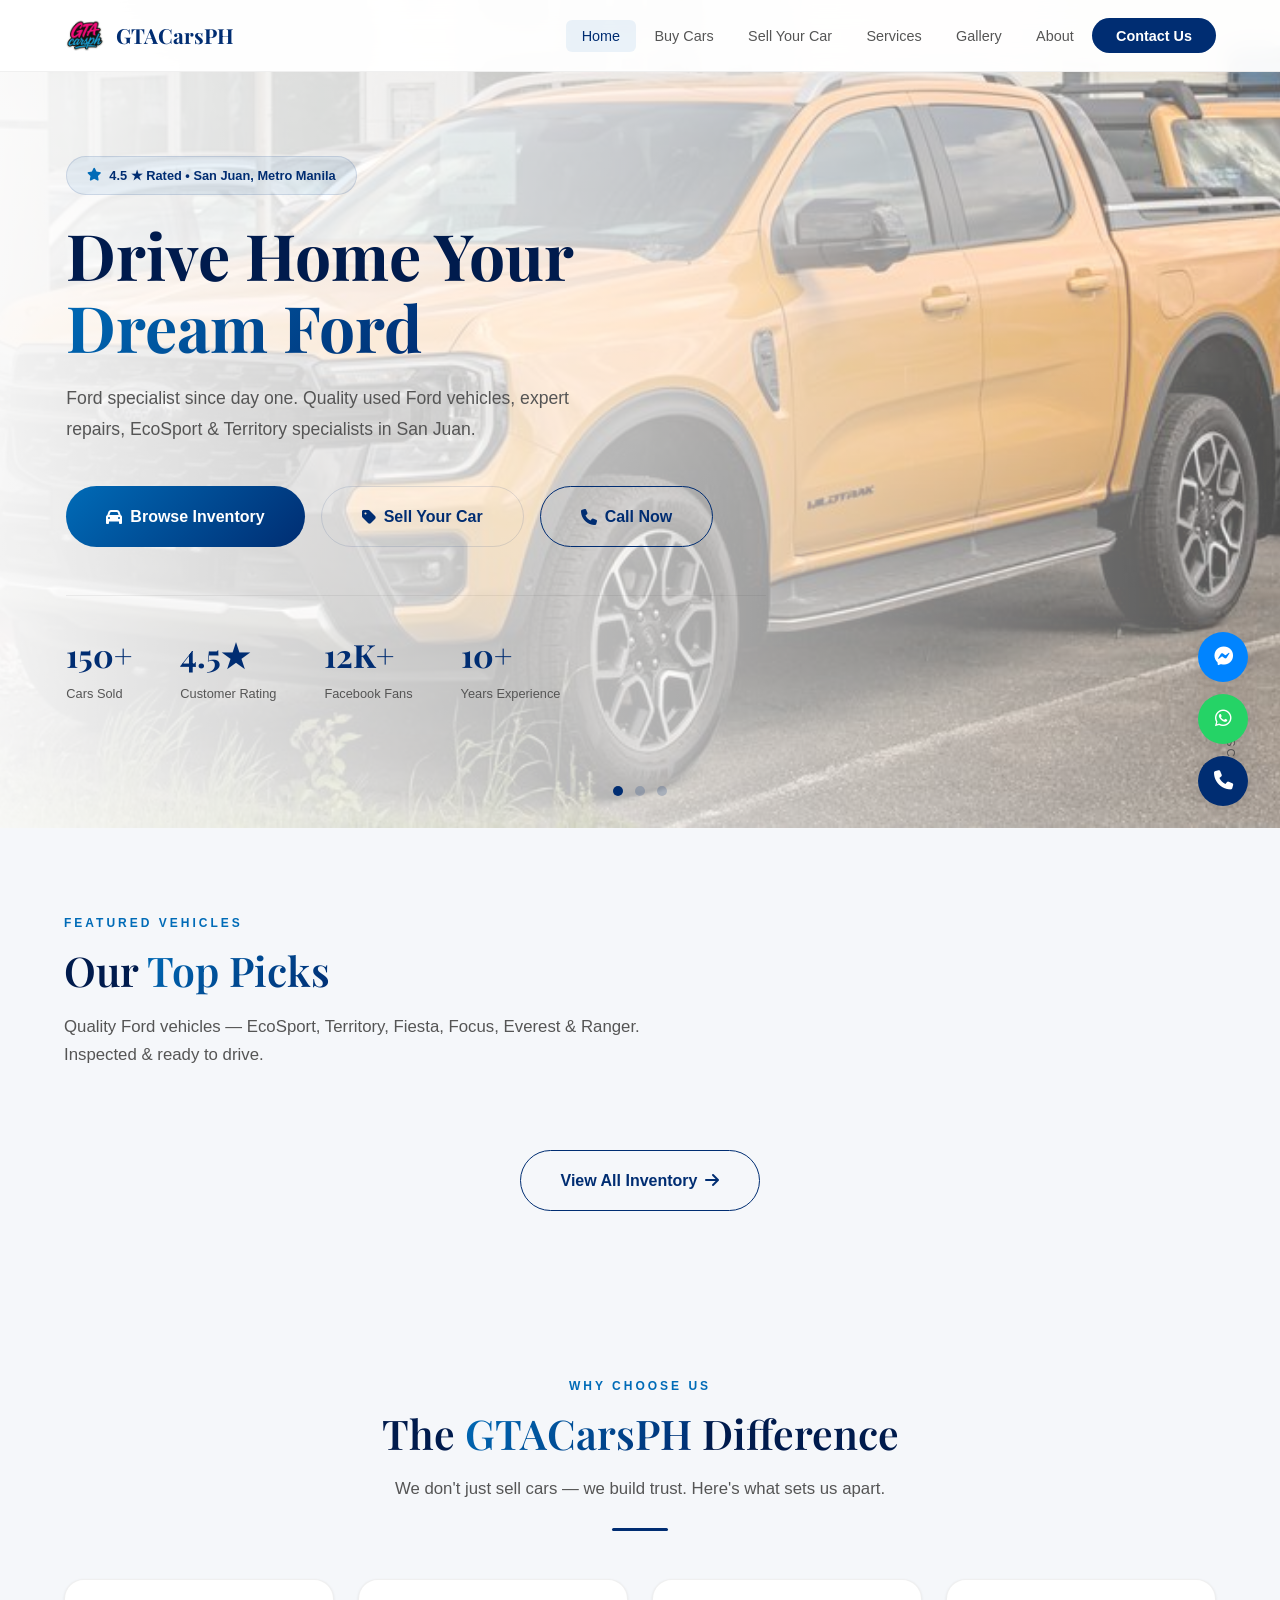
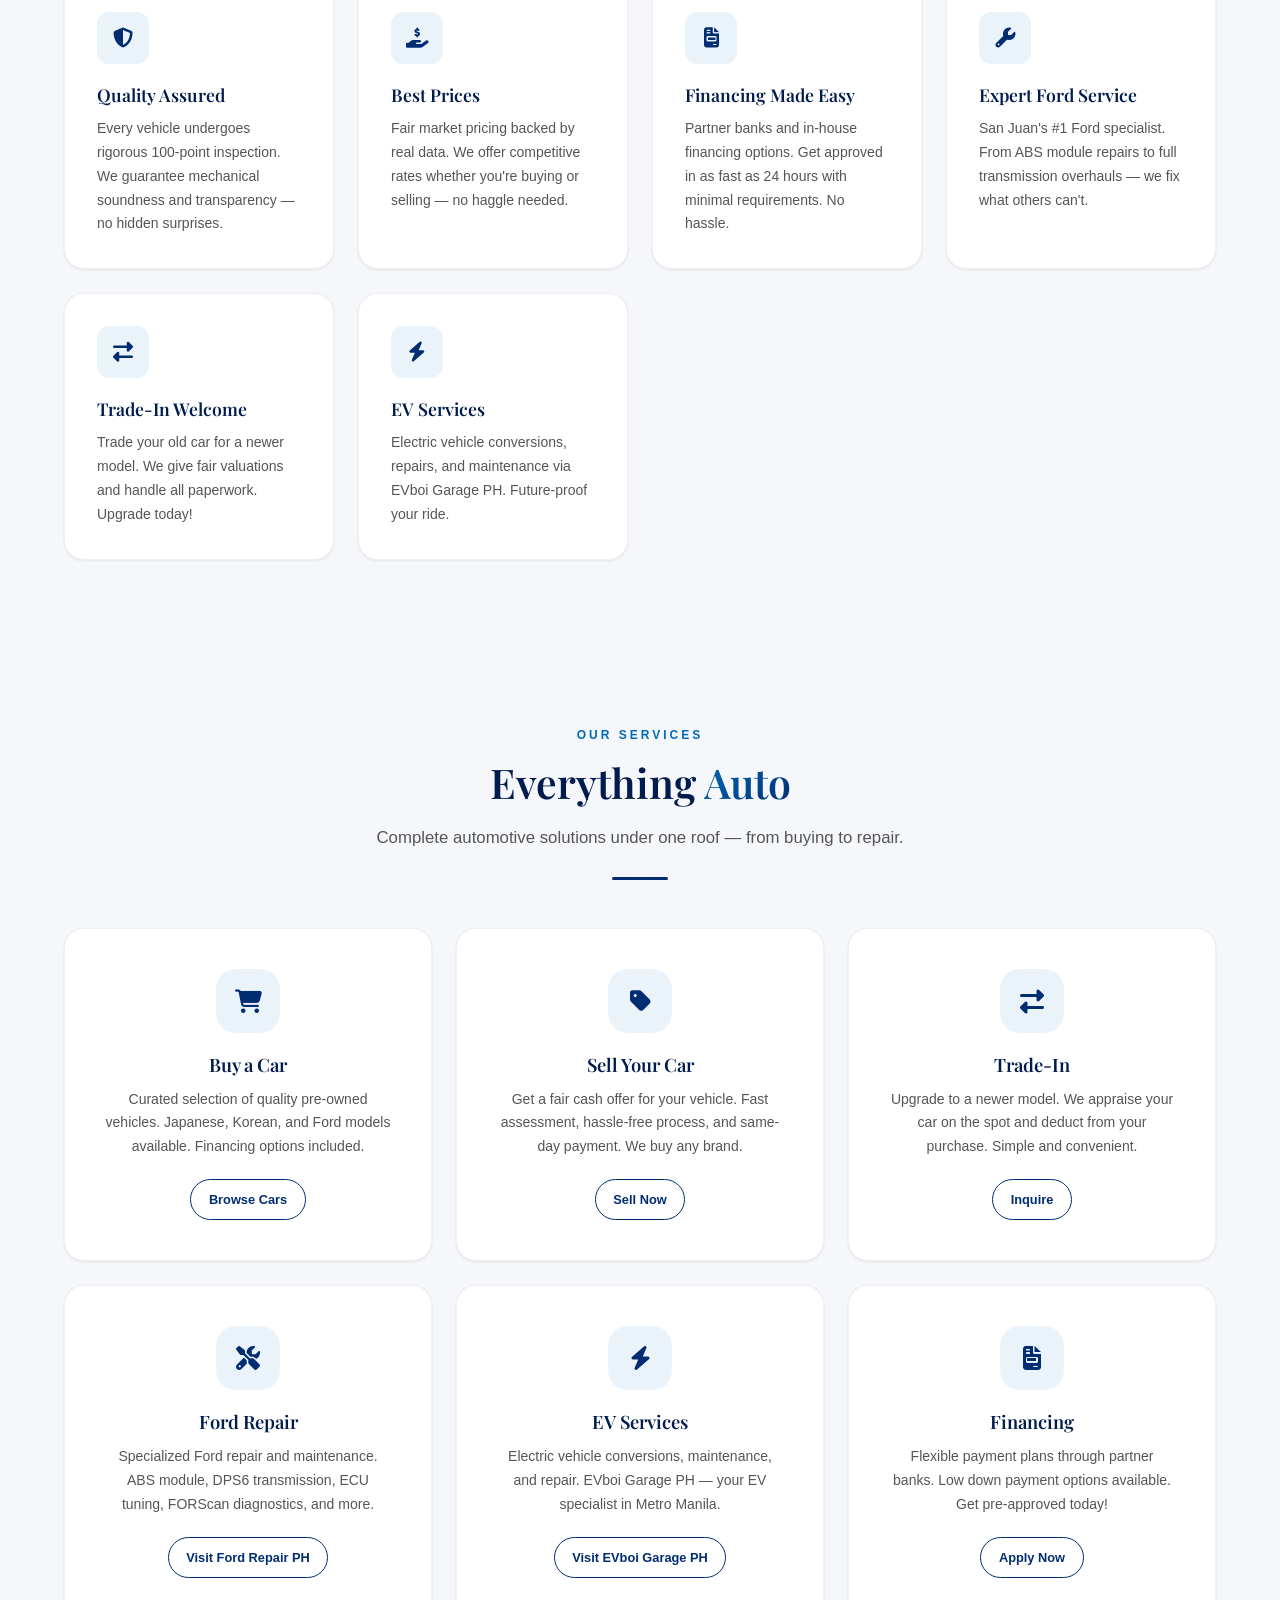
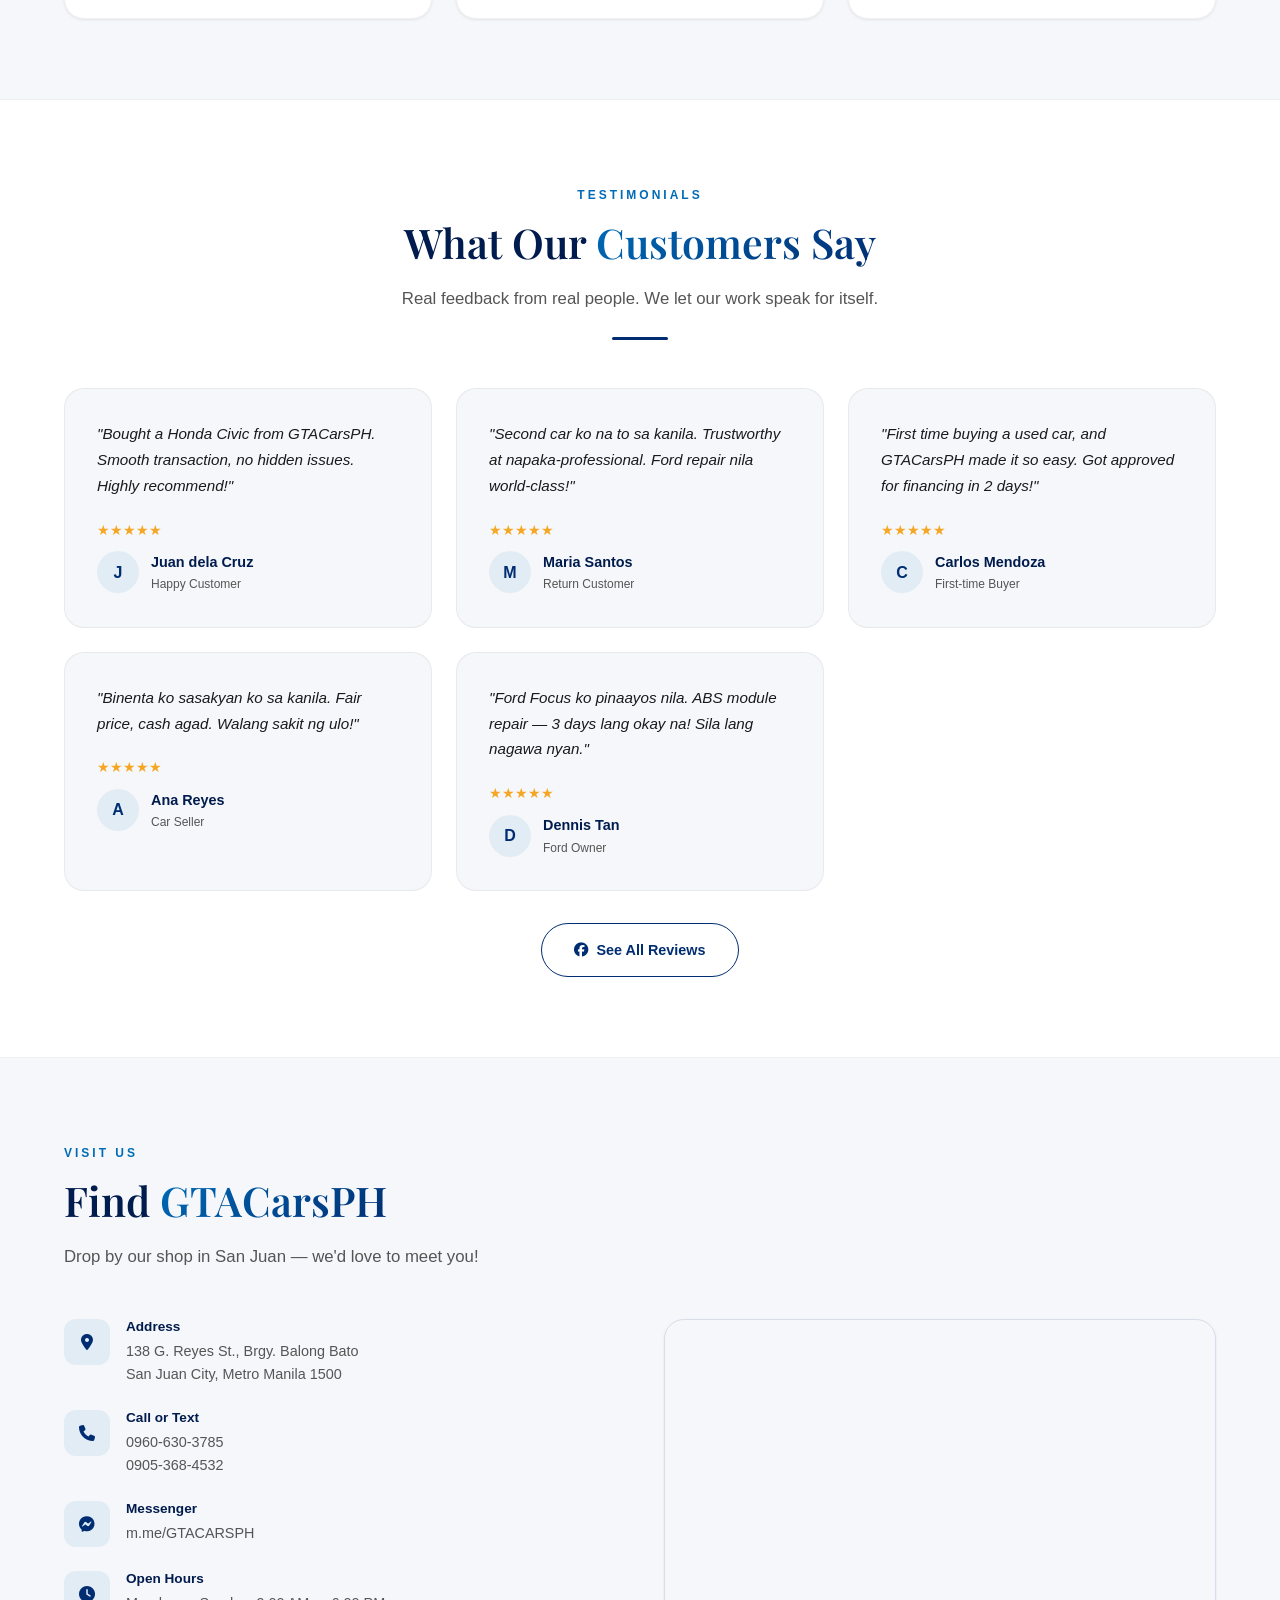
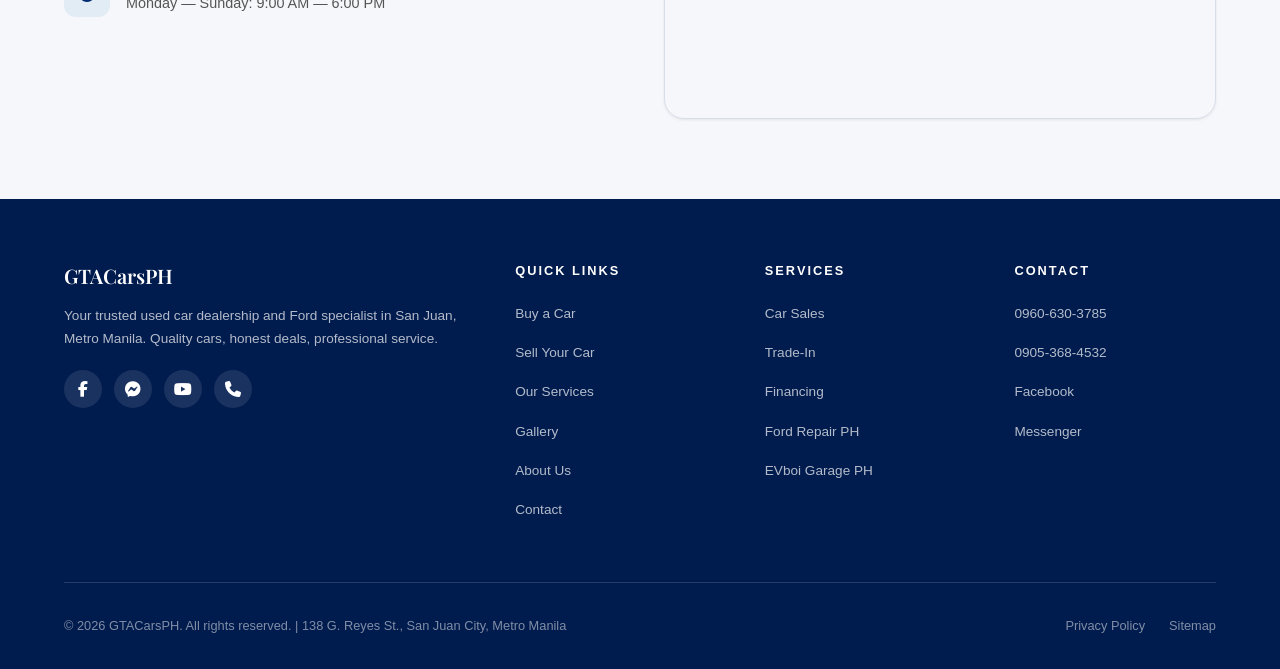
<file: index.html>
<!DOCTYPE html>
<html lang="en">
<head>
  <meta charset="UTF-8">
  <meta name="viewport" content="width=device-width, initial-scale=1.0">
  <title>GTACarsPH | Ford EcoSport, Territory, Fiesta & Everest Specialist — San Juan</title>
  <meta name="description" content="GTACarsPH San Juan: Ford EcoSport, Territory, Fiesta, Focus & Everest specialist. Buy & sell quality Ford cars. Expert Ford repair. Call 0960-630-3785.">
  <link rel="canonical" href="https://gtacarsph.com/">
  <meta property="og:title" content="GTACarsPH | Premium Used Cars & Ford Specialist">
  <meta property="og:description" content="Buy & sell quality used cars at GTACarsPH San Juan. Ford repair specialist. 4.5★ rated. Financing available.">
  <meta property="og:image" content="https://gtacarsph.com/logo.jpg">
  <meta property="og:url" content="https://gtacarsph.com">
  <meta property="og:type" content="website">
  <meta property="og:locale" content="en_PH">
  <meta name="twitter:card" content="summary_large_image">
  <meta name="twitter:title" content="GTACarsPH | Premium Used Cars & Ford Specialist">
  <meta name="twitter:description" content="Buy & sell quality used cars. Ford repair specialist. 4.5★ rated. Call 0960-630-3785.">
  <meta name="twitter:image" content="https://gtacarsph.com/logo.jpg">
  <link rel="icon" type="image/jpeg" href="logo.jpg">
  <link rel="shortcut icon" type="image/jpeg" href="logo.jpg">
  <link rel="apple-touch-icon" href="logo.jpg">
  <link rel="preconnect" href="https://fonts.googleapis.com">
  <link rel="preconnect" href="https://fonts.gstatic.com" crossorigin>
  <link href="https://fonts.googleapis.com/css2?family=Playfair+Display:wght@500;600;700&family=Inter:wght@400;500;600;700&display=swap" rel="stylesheet">
  <link rel="stylesheet" href="https://cdnjs.cloudflare.com/ajax/libs/font-awesome/6.5.0/css/all.min.css">
  <link rel="stylesheet" href="styles.css?v=5">
  <script type="application/ld+json">
  {
    "@context": "https://schema.org",
    "@type": "AutoDealer",
    "name": "GTACarsPH",
    "image": "https://gtacarsph.com/logo.jpg",
    "address": {
      "@type": "PostalAddress",
      "streetAddress": "138 G. Reyes St., Brgy. Balong Bato",
      "addressLocality": "San Juan City",
      "addressRegion": "Metro Manila",
      "postalCode": "1500",
      "addressCountry": "PH"
    },
    "geo": {
      "@type": "GeoCoordinates",
      "latitude": "14.6019",
      "longitude": "121.0355"
    },
    "telephone": ["+63-960-630-3785", "+63-905-368-4532"],
    "url": "https://gtacarsph.com",
    "sameAs": [
      "https://facebook.com/GTACARSPH",
      "https://youtube.com/@RaffaGTACARS"
    ],
    "priceRange": "₱₱",
    "currenciesAccepted": "PHP",
    "paymentAccepted": ["Cash", "Credit Card", "Bank Transfer", "Financing"],
    "openingHoursSpecification": [{
      "@type": "OpeningHoursSpecification",
      "dayOfWeek": ["Monday","Tuesday","Wednesday","Thursday","Friday","Saturday","Sunday"],
      "opens": "09:00",
      "closes": "18:00"
    }],
    "aggregateRating": {
      "@type": "AggregateRating",
      "ratingValue": "4.5",
      "bestRating": "5",
      "reviewCount": "150"
    }
  }
  </script>
</head>
<body>

  <!-- ========== NAVIGATION ========== -->
  <nav class="navbar" id="navbar">
    <div class="container">
      <a href="index.html" class="logo">
        <img src="logo.jpg?v=3" alt="GTACarsPH Logo" class="logo-img">
        <span>GTACarsPH</span>
      </a>
      <button class="menu-toggle" aria-label="Toggle menu">
        <span></span>
        <span></span>
        <span></span>
      </button>
      <ul class="nav-links" id="navMenu">
        <li><a href="index.html" class="active">Home</a></li>
        <li><a href="cars-for-sale.html">Buy Cars</a></li>
        <li><a href="sell-car.html">Sell Your Car</a></li>
        <li><a href="services.html">Services</a></li>
        <li><a href="gallery.html">Gallery</a></li>
        <li><a href="about.html">About</a></li>
        <li><a href="contact.html" class="nav-cta">Contact Us</a></li>
      </ul>
    </div>
  </nav>

  <!-- ========== HERO ========== -->
  <section class="hero" id="home">
    <div class="hero-slideshow">
      <div class="hero-slide active" style="background-image: url('images/ranger-1.jpg');"></div>
      <div class="hero-slide" style="background-image: url('images/everest-1.jpg');"></div>
      <div class="hero-slide" style="background-image: url('images/ecosport-1.jpg');"></div>
    </div>
    <div class="hero-particles"></div>

    <div class="container">
      <div class="hero-content">
        <div class="hero-badge">
          <i class="fas fa-star"></i> 4.5 ★ Rated &bull; San Juan, Metro Manila
        </div>
        <h1 class="hero-title">
          Drive Home Your<br>
          <span class="gold-text">Dream Ford</span>
        </h1>
        <p class="hero-description">
          Ford specialist since day one. Quality used Ford vehicles, expert repairs, EcoSport & Territory specialists in San Juan.
        </p>
        <div class="hero-actions">
          <a href="cars-for-sale.html" class="btn btn-primary btn-lg">
            <i class="fas fa-car"></i> Browse Inventory
          </a>
          <a href="sell-car.html" class="btn btn-secondary btn-lg">
            <i class="fas fa-tag"></i> Sell Your Car
          </a>
          <a href="tel:+639606303785" class="btn btn-outline-gold btn-lg">
            <i class="fas fa-phone"></i> Call Now
          </a>
        </div>
        <div class="hero-stats">
          <div>
            <div class="hero-stat-value">150+</div>
            <div class="hero-stat-label">Cars Sold</div>
          </div>
          <div>
            <div class="hero-stat-value">4.5★</div>
            <div class="hero-stat-label">Customer Rating</div>
          </div>
          <div>
            <div class="hero-stat-value">12K+</div>
            <div class="hero-stat-label">Facebook Fans</div>
          </div>
          <div>
            <div class="hero-stat-value">10+</div>
            <div class="hero-stat-label">Years Experience</div>
          </div>
        </div>
      </div>
    </div>

    <div class="hero-dots">
      <button class="hero-dot active" data-index="0" aria-label="Slide 1"></button>
      <button class="hero-dot" data-index="1" aria-label="Slide 2"></button>
      <button class="hero-dot" data-index="2" aria-label="Slide 3"></button>
    </div>

    <div class="hero-scroll-indicator">
      <span>Scroll</span>
      <i class="fas fa-chevron-down"></i>
    </div>
  </section>

  <!-- ========== FEATURED CARS ========== -->
  <section class="section" id="featured">
    <div class="container">
      <div class="section-header">
        <span class="section-label">Featured Vehicles</span>
        <h2 class="section-title">Our <span class="gold-text">Top Picks</span></h2>
        <p class="section-subtitle">Quality Ford vehicles — EcoSport, Territory, Fiesta, Focus, Everest & Ranger. Inspected & ready to drive.</p>
      </div>
      <div class="featured-grid" id="inventoryGrid"></div>
      <div class="text-center mt-4">
        <a href="cars-for-sale.html" class="btn btn-outline-gold btn-lg">
          View All Inventory <i class="fas fa-arrow-right"></i>
        </a>
      </div>
    </div>
  </section>

  <!-- ========== WHY CHOOSE US ========== -->
  <section class="section" style="background: var(--clr-bg-secondary);">
    <div class="container">
      <div class="section-header centered">
        <span class="section-label">Why Choose Us</span>
        <h2 class="section-title">The <span class="gold-text">GTACarsPH</span> Difference</h2>
        <p class="section-subtitle">We don't just sell cars — we build trust. Here's what sets us apart.</p>
        <div class="section-divider"></div>
      </div>
      <div class="features-grid">
        <div class="feature-card animate-on-scroll">
          <div class="feature-icon"><i class="fas fa-shield-alt"></i></div>
          <h3>Quality Assured</h3>
          <p>Every vehicle undergoes rigorous 100-point inspection. We guarantee mechanical soundness and transparency — no hidden surprises.</p>
        </div>
        <div class="feature-card animate-on-scroll delay-1">
          <div class="feature-icon"><i class="fas fa-hand-holding-usd"></i></div>
          <h3>Best Prices</h3>
          <p>Fair market pricing backed by real data. We offer competitive rates whether you're buying or selling — no haggle needed.</p>
        </div>
        <div class="feature-card animate-on-scroll delay-2">
          <div class="feature-icon"><i class="fas fa-file-invoice"></i></div>
          <h3>Financing Made Easy</h3>
          <p>Partner banks and in-house financing options. Get approved in as fast as 24 hours with minimal requirements. No hassle.</p>
        </div>
        <div class="feature-card animate-on-scroll delay-3">
          <div class="feature-icon"><i class="fas fa-wrench"></i></div>
          <h3>Expert Ford Service</h3>
          <p>San Juan's #1 Ford specialist. From ABS module repairs to full transmission overhauls — we fix what others can't.</p>
        </div>
        <div class="feature-card animate-on-scroll delay-4">
          <div class="feature-icon"><i class="fas fa-exchange-alt"></i></div>
          <h3>Trade-In Welcome</h3>
          <p>Trade your old car for a newer model. We give fair valuations and handle all paperwork. Upgrade today!</p>
        </div>
        <div class="feature-card animate-on-scroll">
          <div class="feature-icon"><i class="fas fa-bolt"></i></div>
          <h3>EV Services</h3>
          <p>Electric vehicle conversions, repairs, and maintenance via EVboi Garage PH. Future-proof your ride.</p>
        </div>
      </div>
    </div>
  </section>

  <!-- ========== SERVICES ========== -->
  <section class="section">
    <div class="container">
      <div class="section-header centered">
        <span class="section-label">Our Services</span>
        <h2 class="section-title">Everything <span class="gold-text">Auto</span></h2>
        <p class="section-subtitle">Complete automotive solutions under one roof — from buying to repair.</p>
        <div class="section-divider"></div>
      </div>
      <div class="services-grid">
        <div class="service-card animate-on-scroll">
          <div class="service-icon"><i class="fas fa-shopping-cart"></i></div>
          <h3>Buy a Car</h3>
          <p>Curated selection of quality pre-owned vehicles. Japanese, Korean, and Ford models available. Financing options included.</p>
          <a href="cars-for-sale.html" class="btn btn-outline-gold btn-sm">Browse Cars</a>
        </div>
        <div class="service-card animate-on-scroll delay-1">
          <div class="service-icon"><i class="fas fa-tag"></i></div>
          <h3>Sell Your Car</h3>
          <p>Get a fair cash offer for your vehicle. Fast assessment, hassle-free process, and same-day payment. We buy any brand.</p>
          <a href="sell-car.html" class="btn btn-outline-gold btn-sm">Sell Now</a>
        </div>
        <div class="service-card animate-on-scroll delay-2">
          <div class="service-icon"><i class="fas fa-exchange-alt"></i></div>
          <h3>Trade-In</h3>
          <p>Upgrade to a newer model. We appraise your car on the spot and deduct from your purchase. Simple and convenient.</p>
          <a href="contact.html" class="btn btn-outline-gold btn-sm">Inquire</a>
        </div>
        <div class="service-card animate-on-scroll delay-3">
          <div class="service-icon"><i class="fas fa-tools"></i></div>
          <h3>Ford Repair</h3>
          <p>Specialized Ford repair and maintenance. ABS module, DPS6 transmission, ECU tuning, FORScan diagnostics, and more.</p>
          <a href="https://facebook.com/FordRepairPH" target="_blank" class="btn btn-outline-gold btn-sm">Visit Ford Repair PH</a>
        </div>
        <div class="service-card animate-on-scroll delay-4">
          <div class="service-icon"><i class="fas fa-bolt"></i></div>
          <h3>EV Services</h3>
          <p>Electric vehicle conversions, maintenance, and repair. EVboi Garage PH — your EV specialist in Metro Manila.</p>
          <a href="https://facebook.com/EVboiGaragePH" target="_blank" class="btn btn-outline-gold btn-sm">Visit EVboi Garage PH</a>
        </div>
        <div class="service-card animate-on-scroll">
          <div class="service-icon"><i class="fas fa-file-invoice"></i></div>
          <h3>Financing</h3>
          <p>Flexible payment plans through partner banks. Low down payment options available. Get pre-approved today!</p>
          <a href="contact.html" class="btn btn-outline-gold btn-sm">Apply Now</a>
        </div>
      </div>
    </div>
  </section>

  <!-- ========== TESTIMONIALS ========== -->
  <section class="section testimonials">
    <div class="container">
      <div class="section-header centered">
        <span class="section-label">Testimonials</span>
        <h2 class="section-title">What Our <span class="gold-text">Customers Say</span></h2>
        <p class="section-subtitle">Real feedback from real people. We let our work speak for itself.</p>
        <div class="section-divider"></div>
      </div>
      <div class="testimonials-grid" id="testimonialsGrid"></div>
      <div class="text-center mt-4">
        <a href="https://facebook.com/GTACARSPH/reviews" target="_blank" class="btn btn-outline-gold">
          <i class="fab fa-facebook"></i> See All Reviews
        </a>
      </div>
    </div>
  </section>

  <!-- ========== LOCATION / CONTACT ========== -->
  <section class="section contact-section">
    <div class="container">
      <div class="section-header">
        <span class="section-label">Visit Us</span>
        <h2 class="section-title">Find <span class="gold-text">GTACarsPH</span></h2>
        <p class="section-subtitle">Drop by our shop in San Juan — we'd love to meet you!</p>
      </div>
      <div class="contact-grid">
        <div class="contact-info">
          <div class="contact-item">
            <div class="contact-icon"><i class="fas fa-map-marker-alt"></i></div>
            <div>
              <h4>Address</h4>
              <p>138 G. Reyes St., Brgy. Balong Bato<br>San Juan City, Metro Manila 1500</p>
            </div>
          </div>
          <div class="contact-item">
            <div class="contact-icon"><i class="fas fa-phone"></i></div>
            <div>
              <h4>Call or Text</h4>
              <p><a href="tel:+639606303785">0960-630-3785</a><br><a href="tel:+639053684532">0905-368-4532</a></p>
            </div>
          </div>
          <div class="contact-item">
            <div class="contact-icon"><i class="fab fa-facebook-messenger"></i></div>
            <div>
              <h4>Messenger</h4>
              <p><a href="https://m.me/GTACARSPH" target="_blank">m.me/GTACARSPH</a></p>
            </div>
          </div>
          <div class="contact-item">
            <div class="contact-icon"><i class="fas fa-clock"></i></div>
            <div>
              <h4>Open Hours</h4>
              <p>Monday — Sunday: 9:00 AM — 6:00 PM</p>
            </div>
          </div>
        </div>
        <div class="map-container">
          <iframe src="https://www.google.com/maps/embed?pb=!1m18!1m12!1m3!1d3861.022525768505!2d121.033315!3d14.6019!2m3!1f0!2f0!3f0!3m2!1i1024!2i768!4f13.1!3m3!1m2!1s0x0%3A0x0!2zMTTCsDM2JzA2LjgiTiAxMjHCsDAyJzA3LjgiRQ!5e0!3m2!1sen!2sph!4v1"
            allowfullscreen="" loading="lazy" referrerpolicy="no-referrer-when-downgrade"
            title="GTACarsPH Location Map"></iframe>
        </div>
      </div>
    </div>
  </section>

  <!-- ========== FOOTER ========== -->
  <footer class="footer">
    <div class="container">
      <div class="footer-grid">
        <div class="footer-brand">
          <h3>GTACarsPH</h3>
          <p>Your trusted used car dealership and Ford specialist in San Juan, Metro Manila. Quality cars, honest deals, professional service.</p>
          <div class="footer-social">
            <a href="https://facebook.com/GTACARSPH" target="_blank" aria-label="Facebook"><i class="fab fa-facebook-f"></i></a>
            <a href="https://m.me/GTACARSPH" target="_blank" aria-label="Messenger"><i class="fab fa-facebook-messenger"></i></a>
            <a href="https://youtube.com/@RaffaGTACARS" target="_blank" aria-label="YouTube"><i class="fab fa-youtube"></i></a>
            <a href="tel:+639606303785" aria-label="Phone"><i class="fas fa-phone"></i></a>
          </div>
        </div>
        <div>
          <h4>Quick Links</h4>
          <ul class="footer-links">
            <li><a href="cars-for-sale.html">Buy a Car</a></li>
            <li><a href="sell-car.html">Sell Your Car</a></li>
            <li><a href="services.html">Our Services</a></li>
            <li><a href="gallery.html">Gallery</a></li>
            <li><a href="about.html">About Us</a></li>
            <li><a href="contact.html">Contact</a></li>
          </ul>
        </div>
        <div>
          <h4>Services</h4>
          <ul class="footer-links">
            <li><a href="services.html">Car Sales</a></li>
            <li><a href="services.html">Trade-In</a></li>
            <li><a href="services.html">Financing</a></li>
            <li><a href="https://facebook.com/FordRepairPH" target="_blank">Ford Repair PH</a></li>
            <li><a href="https://facebook.com/EVboiGaragePH" target="_blank">EVboi Garage PH</a></li>
          </ul>
        </div>
        <div>
          <h4>Contact</h4>
          <ul class="footer-links">
            <li><a href="tel:+639606303785">0960-630-3785</a></li>
            <li><a href="tel:+639053684532">0905-368-4532</a></li>
            <li><a href="https://facebook.com/GTACARSPH" target="_blank">Facebook</a></li>
            <li><a href="https://m.me/GTACARSPH" target="_blank">Messenger</a></li>
          </ul>
        </div>
      </div>
      <div class="footer-bottom">
        <p>&copy; 2026 GTACarsPH. All rights reserved. | 138 G. Reyes St., San Juan City, Metro Manila</p>
        <div class="footer-bottom-links">
          <a href="privacy-policy.html">Privacy Policy</a>
          <a href="sitemap.xml">Sitemap</a>
        </div>
      </div>
    </div>
  </footer>

  <!-- ========== FLOATING BUTTONS ========== -->
  <div class="floating-buttons">
    <a href="https://m.me/GTACARSPH" target="_blank" class="floating-btn floating-btn-messenger" aria-label="Message us on Messenger">
      <i class="fab fa-facebook-messenger"></i>
      <span class="tooltip">Message us</span>
    </a>
    <a href="https://wa.me/639606303785" target="_blank" class="floating-btn floating-btn-whatsapp" aria-label="Message us on WhatsApp">
      <i class="fab fa-whatsapp"></i>
      <span class="tooltip">WhatsApp</span>
    </a>
    <a href="tel:+639606303785" class="floating-btn floating-btn-phone" aria-label="Call us">
      <i class="fas fa-phone"></i>
      <span class="tooltip">Call now</span>
    </a>
    <button class="floating-btn back-to-top" aria-label="Back to top">
      <i class="fas fa-chevron-up"></i>
      <span class="tooltip">Back to top</span>
    </button>
  </div>

  <script src="script.js?v=5"></script>
</body>
</html>
</file>
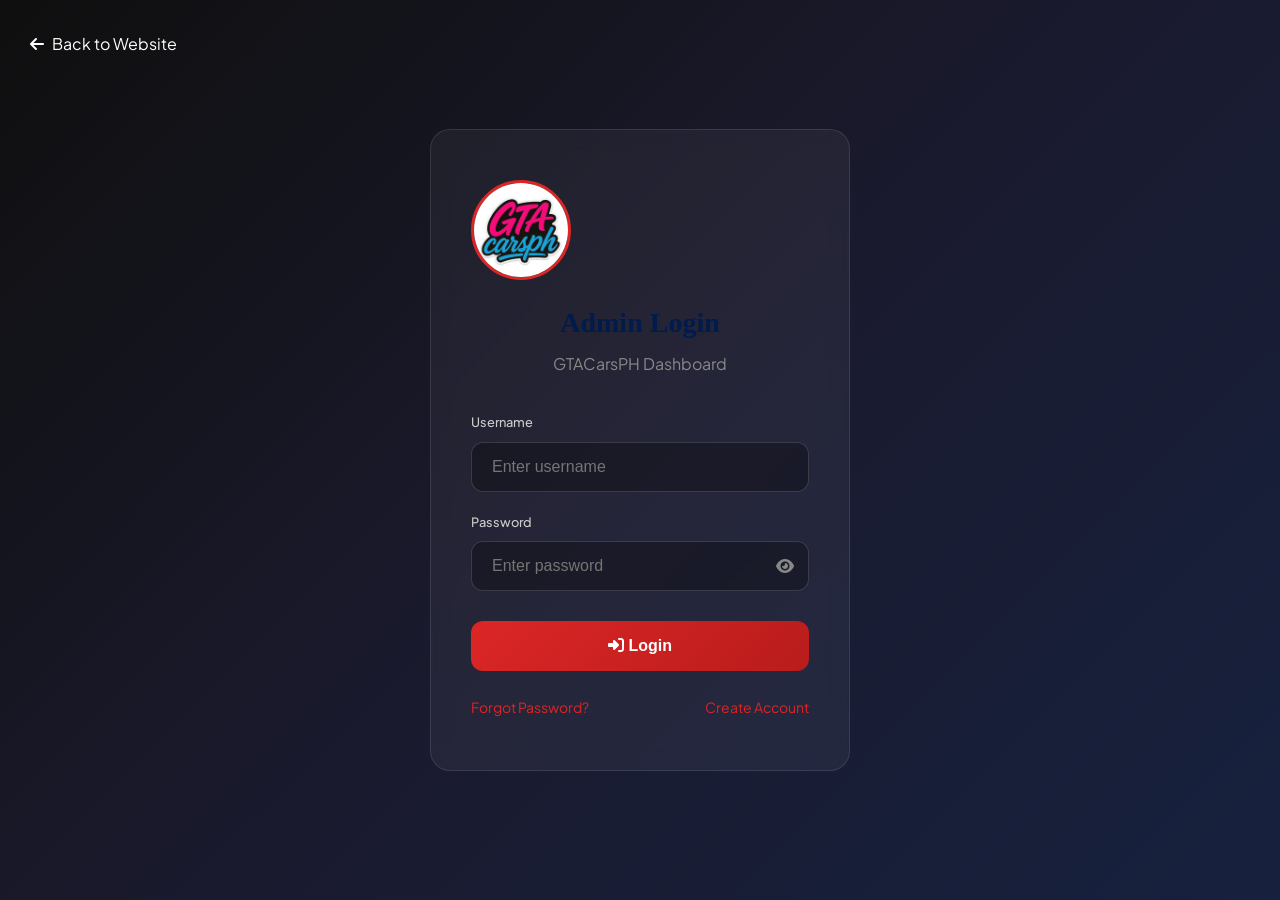
<file: admin-dashboard.html>
<!DOCTYPE html>
<html lang="en">
<head>
    <meta charset="UTF-8">
    <meta name="viewport" content="width=device-width, initial-scale=1.0">
    <title>Admin Dashboard | GTACarsPH</title>
    <link rel="icon" type="image/jpeg" href="logo.jpg">
    <link rel="preconnect" href="https://fonts.googleapis.com">
    <link href="https://fonts.googleapis.com/css2?family=Plus+Jakarta+Sans:wght@400;500;600;700&display=swap" rel="stylesheet">
    <link rel="stylesheet" href="https://cdnjs.cloudflare.com/ajax/libs/font-awesome/6.5.0/css/all.min.css">
    <style>
        * { margin: 0; padding: 0; box-sizing: border-box; }
        
        body {
            font-family: 'Plus Jakarta Sans', sans-serif;
            background: #0f0f0f;
            color: #fff;
            min-height: 100vh;
        }
        
        .admin-layout {
            display: flex;
            min-height: 100vh;
        }
        
        /* Sidebar */
        .sidebar {
            width: 260px;
            background: rgba(255,255,255,0.03);
            border-right: 1px solid rgba(255,255,255,0.1);
            display: flex;
            flex-direction: column;
            position: fixed;
            height: 100vh;
        }
        
        .sidebar-header {
            padding: 25px 20px;
            border-bottom: 1px solid rgba(255,255,255,0.1);
            text-align: center;
        }
        
        .sidebar-header img {
            width: 60px;
            height: 60px;
            border-radius: 50%;
            border: 2px solid #dc2626;
            margin-bottom: 10px;
        }
        
        .sidebar-header h3 {
            font-size: 16px;
            font-weight: 600;
        }
        
        .sidebar-header p {
            font-size: 12px;
            color: #888;
        }
        
        .sidebar-nav {
            flex: 1;
            padding: 20px 0;
        }
        
        .nav-item {
            display: flex;
            align-items: center;
            gap: 12px;
            padding: 14px 25px;
            color: #aaa;
            text-decoration: none;
            transition: all 0.3s;
            cursor: pointer;
        }
        
        .nav-item:hover, .nav-item.active {
            background: rgba(220,38,38,0.1);
            color: #fff;
            border-right: 3px solid #dc2626;
        }
        
        .nav-item i {
            width: 20px;
            text-align: center;
        }
        
        .nav-badge {
            margin-left: auto;
            background: #dc2626;
            color: #fff;
            font-size: 11px;
            padding: 2px 8px;
            border-radius: 10px;
        }
        
        .sidebar-footer {
            padding: 20px;
            border-top: 1px solid rgba(255,255,255,0.1);
        }
        
        .logout-btn {
            width: 100%;
            padding: 12px;
            background: rgba(220,38,38,0.2);
            border: 1px solid rgba(220,38,38,0.5);
            color: #fff;
            border-radius: 8px;
            cursor: pointer;
            transition: all 0.3s;
        }
        
        .logout-btn:hover {
            background: #dc2626;
        }
        
        /* Main Content */
        .main-content {
            flex: 1;
            margin-left: 260px;
            padding: 30px;
        }
        
        .page-header {
            display: flex;
            justify-content: space-between;
            align-items: center;
            margin-bottom: 30px;
        }
        
        .page-header h1 {
            font-size: 28px;
            font-weight: 700;
        }
        
        .page-header p {
            color: #888;
            margin-top: 5px;
        }
        
        /* Stats Cards */
        .stats-grid {
            display: grid;
            grid-template-columns: repeat(auto-fit, minmax(220px, 1fr));
            gap: 20px;
            margin-bottom: 30px;
        }
        
        .stat-card {
            background: rgba(255,255,255,0.05);
            border: 1px solid rgba(255,255,255,0.1);
            border-radius: 16px;
            padding: 25px;
        }
        
        .stat-card-icon {
            width: 50px;
            height: 50px;
            border-radius: 12px;
            display: flex;
            align-items: center;
            justify-content: center;
            font-size: 20px;
            margin-bottom: 15px;
        }
        
        .stat-card-icon.blue { background: rgba(37,99,235,0.2); color: #3b82f6; }
        .stat-card-icon.green { background: rgba(22,163,74,0.2); color: #22c55e; }
        .stat-card-icon.orange { background: rgba(234,88,12,0.2); color: #f97316; }
        .stat-card-icon.red { background: rgba(220,38,38,0.2); color: #ef4444; }
        
        .stat-card h3 {
            font-size: 32px;
            font-weight: 700;
            margin-bottom: 5px;
        }
        
        .stat-card p {
            color: #888;
            font-size: 14px;
        }
        
        /* Section Cards */
        .section-card {
            background: rgba(255,255,255,0.05);
            border: 1px solid rgba(255,255,255,0.1);
            border-radius: 16px;
            padding: 25px;
            margin-bottom: 25px;
        }
        
        .section-header {
            display: flex;
            justify-content: space-between;
            align-items: center;
            margin-bottom: 20px;
        }
        
        .section-header h2 {
            font-size: 20px;
            font-weight: 600;
        }
        
        .btn {
            padding: 10px 20px;
            border-radius: 8px;
            border: none;
            font-size: 14px;
            font-weight: 500;
            cursor: pointer;
            transition: all 0.3s;
        }
        
        .btn-primary {
            background: linear-gradient(135deg, #dc2626 0%, #b91c1c 100%);
            color: #fff;
        }
        
        .btn-primary:hover {
            transform: translateY(-2px);
            box-shadow: 0 5px 20px rgba(220,38,38,0.3);
        }
        
        .btn-secondary {
            background: rgba(255,255,255,0.1);
            color: #fff;
        }
        
        .btn-secondary:hover {
            background: rgba(255,255,255,0.2);
        }
        
        /* Tables */
        .data-table {
            width: 100%;
            border-collapse: collapse;
        }
        
        .data-table th {
            text-align: left;
            padding: 15px;
            color: #888;
            font-weight: 500;
            font-size: 13px;
            text-transform: uppercase;
            border-bottom: 1px solid rgba(255,255,255,0.1);
        }
        
        .data-table td {
            padding: 15px;
            border-bottom: 1px solid rgba(255,255,255,0.05);
        }
        
        .data-table tr:hover {
            background: rgba(255,255,255,0.02);
        }
        
        .status-badge {
            padding: 5px 12px;
            border-radius: 20px;
            font-size: 12px;
            font-weight: 500;
        }
        
        .status-available { background: rgba(34,197,94,0.2); color: #4ade80; }
        .status-sold { background: rgba(148,163,184,0.2); color: #94a3b8; }
        .status-new { background: rgba(59,130,246,0.2); color: #60a5fa; }
        .status-contacted { background: rgba(234,179,8,0.2); color: #facc15; }
        .status-resolved { background: rgba(34,197,94,0.2); color: #4ade80; }
        
        .action-btns {
            display: flex;
            gap: 8px;
        }
        
        .action-btn {
            width: 32px;
            height: 32px;
            border-radius: 6px;
            border: none;
            background: rgba(255,255,255,0.1);
            color: #fff;
            cursor: pointer;
            transition: all 0.3s;
        }
        
        .action-btn:hover {
            background: #dc2626;
        }
        
        /* Forms */
        .form-grid {
            display: grid;
            grid-template-columns: repeat(auto-fit, minmax(250px, 1fr));
            gap: 20px;
        }
        
        .form-group {
            margin-bottom: 20px;
        }
        
        .form-group label {
            display: block;
            margin-bottom: 8px;
            font-weight: 500;
            color: #ccc;
        }
        
        .form-control {
            width: 100%;
            padding: 12px 16px;
            border: 1px solid rgba(255,255,255,0.15);
            border-radius: 10px;
            background: rgba(0,0,0,0.3);
            color: #fff;
            font-size: 15px;
        }
        
        .form-control:focus {
            outline: none;
            border-color: #dc2626;
        }
        
        /* Modal */
        .modal {
            display: none;
            position: fixed;
            top: 0;
            left: 0;
            right: 0;
            bottom: 0;
            background: rgba(0,0,0,0.8);
            z-index: 1000;
            align-items: center;
            justify-content: center;
        }
        
        .modal.show {
            display: flex;
        }
        
        .modal-content {
            background: #1a1a2e;
            border: 1px solid rgba(255,255,255,0.1);
            border-radius: 20px;
            width: 90%;
            max-width: 600px;
            max-height: 90vh;
            overflow-y: auto;
        }
        
        .modal-header {
            padding: 25px;
            border-bottom: 1px solid rgba(255,255,255,0.1);
            display: flex;
            justify-content: space-between;
            align-items: center;
        }
        
        .modal-body {
            padding: 25px;
        }
        
        .modal-footer {
            padding: 20px 25px;
            border-top: 1px solid rgba(255,255,255,0.1);
            display: flex;
            justify-content: flex-end;
            gap: 10px;
        }
        
        .close-btn {
            background: none;
            border: none;
            color: #888;
            font-size: 24px;
            cursor: pointer;
        }
        
        /* Tabs */
        .tabs {
            display: flex;
            gap: 5px;
            margin-bottom: 20px;
            border-bottom: 1px solid rgba(255,255,255,0.1);
        }
        
        .tab {
            padding: 12px 20px;
            background: none;
            border: none;
            color: #888;
            cursor: pointer;
            font-size: 14px;
            border-bottom: 2px solid transparent;
            transition: all 0.3s;
        }
        
        .tab.active {
            color: #fff;
            border-bottom-color: #dc2626;
        }
        
        /* Color Presets */
        .color-presets {
            display: flex;
            gap: 10px;
            flex-wrap: wrap;
            margin-top: 10px;
        }
        
        .color-preset {
            width: 40px;
            height: 40px;
            border-radius: 8px;
            cursor: pointer;
            border: 2px solid transparent;
            transition: all 0.3s;
        }
        
        .color-preset:hover, .color-preset.active {
            border-color: #fff;
            transform: scale(1.1);
        }
        
        /* Gallery Grid */
        .gallery-grid {
            display: grid;
            grid-template-columns: repeat(auto-fill, minmax(250px, 1fr));
            gap: 20px;
        }
        
        .gallery-item {
            background: rgba(255,255,255,0.05);
            border: 1px solid rgba(255,255,255,0.1);
            border-radius: 12px;
            overflow: hidden;
            transition: all 0.3s;
        }
        
        .gallery-item:hover {
            transform: translateY(-5px);
            box-shadow: 0 10px 30px rgba(0,0,0,0.3);
        }
        
        .gallery-item-image {
            width: 100%;
            height: 180px;
            object-fit: cover;
            background: rgba(0,0,0,0.3);
        }
        
        .gallery-item-content {
            padding: 15px;
        }
        
        .gallery-item-title {
            font-weight: 600;
            margin-bottom: 5px;
            font-size: 15px;
        }
        
        .gallery-item-category {
            display: inline-block;
            padding: 3px 10px;
            background: rgba(220,38,38,0.2);
            color: #dc2626;
            font-size: 11px;
            border-radius: 15px;
            margin-bottom: 8px;
        }
        
        .gallery-item-desc {
            color: #888;
            font-size: 13px;
            line-height: 1.4;
        }
        
        .gallery-item-actions {
            display: flex;
            gap: 8px;
            padding: 10px 15px;
            border-top: 1px solid rgba(255,255,255,0.1);
        }
        
        /* Image Upload */
        .image-upload-area {
            border: 2px dashed rgba(255,255,255,0.2);
            border-radius: 12px;
            padding: 40px 20px;
            text-align: center;
            cursor: pointer;
            transition: all 0.3s;
            background: rgba(0,0,0,0.2);
        }
        
        .image-upload-area:hover {
            border-color: #dc2626;
            background: rgba(220,38,38,0.05);
        }
        
        .image-preview-grid {
            display: grid;
            grid-template-columns: repeat(auto-fill, minmax(100px, 1fr));
            gap: 10px;
            margin-top: 15px;
        }
        
        .image-preview-item {
            position: relative;
            aspect-ratio: 1;
            border-radius: 8px;
            overflow: hidden;
            border: 2px solid rgba(255,255,255,0.1);
        }
        
        .image-preview-item img {
            width: 100%;
            height: 100%;
            object-fit: cover;
        }
        
        .image-preview-item .remove-btn {
            position: absolute;
            top: 5px;
            right: 5px;
            width: 24px;
            height: 24px;
            background: #dc2626;
            border: none;
            border-radius: 50%;
            color: #fff;
            cursor: pointer;
            display: flex;
            align-items: center;
            justify-content: center;
            font-size: 12px;
        }
        
        /* Car thumbnail in table */
        .car-thumbnail {
            width: 60px;
            height: 60px;
            object-fit: cover;
            border-radius: 8px;
            border: 2px solid rgba(255,255,255,0.1);
        }
        
        .car-thumbnail-placeholder {
            width: 60px;
            height: 60px;
            background: rgba(255,255,255,0.1);
            border-radius: 8px;
            display: flex;
            align-items: center;
            justify-content: center;
            color: #666;
        }
        
        /* Responsive */
        @media (max-width: 768px) {
            .sidebar {
                transform: translateX(-100%);
                transition: transform 0.3s;
            }
            
            .main-content {
                margin-left: 0;
            }
            
            .stats-grid {
                grid-template-columns: 1fr;
            }
        }
        
        /* Section visibility */
        .section-content {
            display: none;
        }
        
        .section-content.active {
            display: block;
        }
        
        .empty-state {
            text-align: center;
            padding: 50px;
            color: #888;
        }
        
        .empty-state i {
            font-size: 50px;
            margin-bottom: 15px;
            opacity: 0.5;
        }
    </style>
</head>
<body>
    <div class="admin-layout">
        <!-- Sidebar -->
        <aside class="sidebar">
            <div class="sidebar-header">
                <img src="logo.jpg" alt="GTACarsPH">
                <h3 id="userName">Admin</h3>
                <p id="userRole">Administrator</p>
            </div>
            
            <nav class="sidebar-nav">
                <a class="nav-item active" onclick="showSection('dashboard')">
                    <i class="fas fa-tachometer-alt"></i>
                    <span>Dashboard</span>
                </a>
                <a class="nav-item" onclick="showSection('cars')">
                    <i class="fas fa-car"></i>
                    <span>Cars</span>
                    <span class="nav-badge" id="carsBadge">0</span>
                </a>
                <a class="nav-item" onclick="showSection('submissions')">
                    <i class="fas fa-envelope"></i>
                    <span>Submissions</span>
                    <span class="nav-badge" id="submissionsBadge">0</span>
                </a>
                <a class="nav-item" onclick="showSection('gallery')">
                    <i class="fas fa-images"></i>
                    <span>Gallery</span>
                    <span class="nav-badge" id="galleryBadge">0</span>
                </a>
                <a class="nav-item" onclick="showSection('theme')">
                    <i class="fas fa-palette"></i>
                    <span>Theme</span>
                </a>
                <a class="nav-item" onclick="showSection('settings')">
                    <i class="fas fa-cog"></i>
                    <span>Settings</span>
                </a>
            </nav>
            
            <div class="sidebar-footer">
                <button class="logout-btn" onclick="logoutUser()">
                    <i class="fas fa-sign-out-alt"></i> Logout
                </button>
            </div>
        </aside>
        
        <!-- Main Content -->
        <main class="main-content">
            <!-- Dashboard Section -->
            <div id="dashboard-section" class="section-content active">
                <div class="page-header">
                    <div>
                        <h1>Dashboard</h1>
                        <p>Welcome back! Here's what's happening with your business.</p>
                    </div>
                </div>
                
                <div class="stats-grid">
                    <div class="stat-card">
                        <div class="stat-card-icon blue"><i class="fas fa-car"></i></div>
                        <h3 id="totalCars">0</h3>
                        <p>Total Cars</p>
                    </div>
                    <div class="stat-card">
                        <div class="stat-card-icon green"><i class="fas fa-check-circle"></i></div>
                        <h3 id="availableCars">0</h3>
                        <p>Available</p>
                    </div>
                    <div class="stat-card">
                        <div class="stat-card-icon orange"><i class="fas fa-envelope"></i></div>
                        <h3 id="totalSubmissions">0</h3>
                        <p>Submissions</p>
                    </div>
                    <div class="stat-card">
                        <div class="stat-card-icon red"><i class="fas fa-clock"></i></div>
                        <h3 id="newSubmissions">0</h3>
                        <p>New Inquiries</p>
                    </div>
                </div>
                
                <div class="section-card">
                    <div class="section-header">
                        <h2>Recent Submissions</h2>
                        <button class="btn btn-secondary" onclick="showSection('submissions')">View All</button>
                    </div>
                    <table class="data-table">
                        <thead>
                            <tr>
                                <th>Name</th>
                                <th>Vehicle</th>
                                <th>Date</th>
                                <th>Status</th>
                            </tr>
                        </thead>
                        <tbody id="recentSubmissionsTable">
                            <tr><td colspan="4" class="empty-state">No submissions yet</td></tr>
                        </tbody>
                    </table>
                </div>
            </div>
            
            <!-- Cars Section -->
            <div id="cars-section" class="section-content">
                <div class="page-header">
                    <div>
                        <h1>Cars Management</h1>
                        <p>Manage your car inventory</p>
                    </div>
                    <div>
                        <button class="btn btn-secondary" onclick="exportCars()" style="margin-right: 10px;">
                            <i class="fas fa-download"></i> Export
                        </button>
                        <button class="btn btn-primary" onclick="openCarModal()">
                            <i class="fas fa-plus"></i> Add Car
                        </button>
                    </div>
                </div>
                
                <div class="section-card">
                    <div class="section-header">
                        <input type="text" class="form-control" placeholder="Search cars..." id="carSearch" onkeyup="searchCarsTable()" style="max-width: 300px;">
                        <select class="form-control" id="carFilter" onchange="filterCarsTable()" style="max-width: 150px;">
                            <option value="all">All Categories</option>
                            <option value="sedan">Sedan</option>
                            <option value="suv">SUV</option>
                            <option value="pickup">Pickup</option>
                            <option value="hatchback">Hatchback</option>
                            <option value="van">Van</option>
                        </select>
                    </div>
                    <table class="data-table">
                        <thead>
                            <tr>
                                <th>Brand/Model</th>
                                <th>Year</th>
                                <th>Price</th>
                                <th>Category</th>
                                <th>Status</th>
                                <th>Actions</th>
                            </tr>
                        </thead>
                        <tbody id="carsTable">
                        </tbody>
                    </table>
                </div>
            </div>
            
            <!-- Submissions Section -->
            <div id="submissions-section" class="section-content">
                <div class="page-header">
                    <div>
                        <h1>Sell Your Car Submissions</h1>
                        <p>Manage customer inquiries</p>
                    </div>
                </div>
                
                <div class="section-card">
                    <div class="section-header">
                        <input type="text" class="form-control" placeholder="Search submissions..." id="submissionSearch" onkeyup="searchSubmissionsTable()" style="max-width: 300px;">
                        <select class="form-control" id="submissionFilter" onchange="filterSubmissionsTable()" style="max-width: 150px;">
                            <option value="all">All Status</option>
                            <option value="new">New</option>
                            <option value="contacted">Contacted</option>
                            <option value="resolved">Resolved</option>
                            <option value="closed">Closed</option>
                        </select>
                    </div>
                    <table class="data-table">
                        <thead>
                            <tr>
                                <th>Name</th>
                                <th>Contact</th>
                                <th>Vehicle</th>
                                <th>Date</th>
                                <th>Status</th>
                                <th>Actions</th>
                            </tr>
                        </thead>
                        <tbody id="submissionsTable">
                        </tbody>
                    </table>
                </div>
            </div>
            
            <!-- Gallery Section -->
            <div id="gallery-section" class="section-content">
                <div class="page-header">
                    <div>
                        <h1>Gallery Management</h1>
                        <p>Manage testimonials and gallery photos</p>
                    </div>
                    <button class="btn btn-primary" onclick="openGalleryModal()">
                        <i class="fas fa-plus"></i> Add Photo
                    </button>
                </div>
                
                <div class="section-card">
                    <div class="section-header">
                        <input type="text" class="form-control" placeholder="Search gallery..." id="gallerySearch" onkeyup="searchGalleryTable()" style="max-width: 300px;">
                        <select class="form-control" id="galleryFilter" onchange="filterGalleryTable()" style="max-width: 180px;">
                            <option value="all">All Categories</option>
                            <option value="testimonials">Testimonials</option>
                            <option value="transformations">Transformations</option>
                            <option value="showroom">Showroom</option>
                            <option value="events">Events</option>
                            <option value="team">Team</option>
                        </select>
                    </div>
                    <div class="gallery-grid" id="galleryGrid">
                        <!-- Gallery items rendered here -->
                    </div>
                </div>
            </div>
            
            <!-- Theme Section -->
            <div id="theme-section" class="section-content">
                <div class="page-header">
                    <div>
                        <h1>Theme Customization</h1>
                        <p>Customize your website appearance</p>
                    </div>
                    <button class="btn btn-secondary" onclick="resetThemeSettings()">Reset to Default</button>
                </div>
                
                <div class="section-card">
                    <h3 style="margin-bottom: 20px;">Background Gradient</h3>
                    <div class="color-presets" id="gradientPresets">
                        <!-- Generated by JS -->
                    </div>
                    
                    <h3 style="margin: 30px 0 20px;">Accent Color</h3>
                    <div class="color-presets" id="accentPresets">
                        <!-- Generated by JS -->
                    </div>
                    
                    <h3 style="margin: 30px 0 20px;">Custom CSS</h3>
                    <textarea class="form-control" id="customCSS" rows="6" placeholder="Enter custom CSS here..." style="font-family: monospace;"></textarea>
                    <button class="btn btn-primary" onclick="saveThemeSettings()" style="margin-top: 15px;">Save Changes</button>
                </div>
            </div>
            
            <!-- Settings Section -->
            <div id="settings-section" class="section-content">
                <div class="page-header">
                    <div>
                        <h1>Settings</h1>
                        <p>Manage your account and preferences</p>
                    </div>
                </div>
                
                <div class="section-card">
                    <h3 style="margin-bottom: 20px;">Profile Information</h3>
                    <div class="form-grid">
                        <div class="form-group">
                            <label>Full Name</label>
                            <input type="text" class="form-control" id="profileName">
                        </div>
                        <div class="form-group">
                            <label>Email</label>
                            <input type="email" class="form-control" id="profileEmail">
                        </div>
                    </div>
                    <button class="btn btn-primary" onclick="updateProfile()">Update Profile</button>
                </div>
                
                <div class="section-card">
                    <h3 style="margin-bottom: 20px;">Change Password</h3>
                    <div class="form-grid">
                        <div class="form-group">
                            <label>Current Password</label>
                            <input type="password" class="form-control" id="currentPassword">
                        </div>
                        <div class="form-group">
                            <label>New Password</label>
                            <input type="password" class="form-control" id="newPassword">
                        </div>
                        <div class="form-group">
                            <label>Confirm New Password</label>
                            <input type="password" class="form-control" id="confirmNewPassword">
                        </div>
                    </div>
                    <button class="btn btn-primary" onclick="changePassword()">Change Password</button>
                </div>
            </div>
        </main>
    </div>
    
    <!-- Add/Edit Car Modal -->
    <div class="modal" id="carModal">
        <div class="modal-content">
            <div class="modal-header">
                <h2 id="carModalTitle">Add New Car</h2>
                <button class="close-btn" onclick="closeCarModal()">&times;</button>
            </div>
            <div class="modal-body">
                <form id="carForm">
                    <input type="hidden" id="carId">
                    <div class="form-grid">
                        <div class="form-group">
                            <label>Brand *</label>
                            <input type="text" class="form-control" id="carBrand" required>
                        </div>
                        <div class="form-group">
                            <label>Model *</label>
                            <input type="text" class="form-control" id="carModel" required>
                        </div>
                        <div class="form-group">
                            <label>Year *</label>
                            <input type="number" class="form-control" id="carYear" min="1990" max="2030" required>
                        </div>
                        <div class="form-group">
                            <label>Price (₱) *</label>
                            <input type="number" class="form-control" id="carPrice" min="0" required>
                        </div>
                        <div class="form-group">
                            <label>Category</label>
                            <select class="form-control" id="carCategory">
                                <option value="sedan">Sedan</option>
                                <option value="suv">SUV</option>
                                <option value="pickup">Pickup</option>
                                <option value="hatchback">Hatchback</option>
                                <option value="van">Van</option>
                                <option value="sports">Sports Car</option>
                            </select>
                        </div>
                        <div class="form-group">
                            <label>Status</label>
                            <select class="form-control" id="carStatus">
                                <option value="available">Available</option>
                                <option value="sold">Sold</option>
                            </select>
                        </div>
                    </div>
                    <div class="form-group" style="margin-top: 20px;">
                        <label>Description</label>
                        <textarea class="form-control" id="carDescription" rows="3"></textarea>
                    </div>
                    <div class="form-group" style="margin-top: 20px;">
                        <label>Car Photos (Max 5)</label>
                        <div class="image-upload-area" id="carImageUpload" onclick="document.getElementById('carImageInput').click()">
                            <i class="fas fa-cloud-upload-alt" style="font-size: 40px; color: #666; margin-bottom: 10px;"></i>
                            <p>Click to upload photos</p>
                            <small style="color: #888;">JPG, PNG up to 5MB each</small>
                        </div>
                        <input type="file" id="carImageInput" accept="image/*" multiple style="display: none;" onchange="handleCarImages(event)">
                        <div class="image-preview-grid" id="carImagePreview" style="display: grid; grid-template-columns: repeat(auto-fill, minmax(100px, 1fr)); gap: 10px; margin-top: 15px;"></div>
                    </div>
                </form>
            </div>
            <div class="modal-footer">
                <button class="btn btn-secondary" onclick="closeCarModal()">Cancel</button>
                <button class="btn btn-primary" onclick="saveCar()">Save Car</button>
            </div>
        </div>
    </div>
    
    <!-- Add/Edit Gallery Modal -->
    <div class="modal" id="galleryModal">
        <div class="modal-content">
            <div class="modal-header">
                <h2 id="galleryModalTitle">Add Gallery Photo</h2>
                <button class="close-btn" onclick="closeGalleryModal()">&times;</button>
            </div>
            <div class="modal-body">
                <form id="galleryForm">
                    <input type="hidden" id="galleryItemId">
                    <div class="form-group">
                        <label>Photo *</label>
                        <div class="image-upload-area" id="galleryImageUpload" onclick="document.getElementById('galleryImageInput').click()">
                            <i class="fas fa-cloud-upload-alt" style="font-size: 40px; color: #666; margin-bottom: 10px;"></i>
                            <p>Click to upload photo</p>
                            <small style="color: #888;">JPG, PNG up to 5MB</small>
                        </div>
                        <input type="file" id="galleryImageInput" accept="image/*" style="display: none;" onchange="handleGalleryImage(event)">
                        <div class="image-preview" id="galleryImagePreview" style="margin-top: 15px; text-align: center;"></div>
                    </div>
                    <div class="form-group">
                        <label>Title *</label>
                        <input type="text" class="form-control" id="galleryTitle" required>
                    </div>
                    <div class="form-group">
                        <label>Category *</label>
                        <select class="form-control" id="galleryCategory" required>
                            <option value="testimonials">Client Testimonials</option>
                            <option value="transformations">Car Transformations</option>
                            <option value="showroom">Showroom</option>
                            <option value="events">Events</option>
                            <option value="team">Team</option>
                        </select>
                    </div>
                    <div class="form-group">
                        <label>Description</label>
                        <textarea class="form-control" id="galleryDescription" rows="2"></textarea>
                    </div>
                    <div class="form-group" id="clientNameGroup">
                        <label>Client Name (for testimonials)</label>
                        <input type="text" class="form-control" id="galleryClientName">
                    </div>
                </form>
            </div>
            <div class="modal-footer">
                <button class="btn btn-secondary" onclick="closeGalleryModal()">Cancel</button>
                <button class="btn btn-primary" onclick="saveGalleryItem()">Save Photo</button>
            </div>
        </div>
    </div>

    <!-- View Submission Modal -->
    <div class="modal" id="submissionModal">
        <div class="modal-content">
            <div class="modal-header">
                <h2>Submission Details</h2>
                <button class="close-btn" onclick="closeSubmissionModal()">&times;</button>
            </div>
            <div class="modal-body" id="submissionDetails">
                <!-- Filled by JS -->
            </div>
            <div class="modal-footer">
                <button class="btn btn-secondary" onclick="closeSubmissionModal()">Close</button>
                <button class="btn btn-primary" onclick="updateSubmissionStatusFromModal()">Update Status</button>
            </div>
        </div>
    </div>
    
    <script src="js/auth.js"></script>
    <script src="js/cars.js"></script>
    <script src="js/submissions.js"></script>
    <script src="js/gallery.js"></script>
    <script src="js/theme.js"></script>
    <script src="js/dashboard.js"></script>
</body>
</html>
</file>
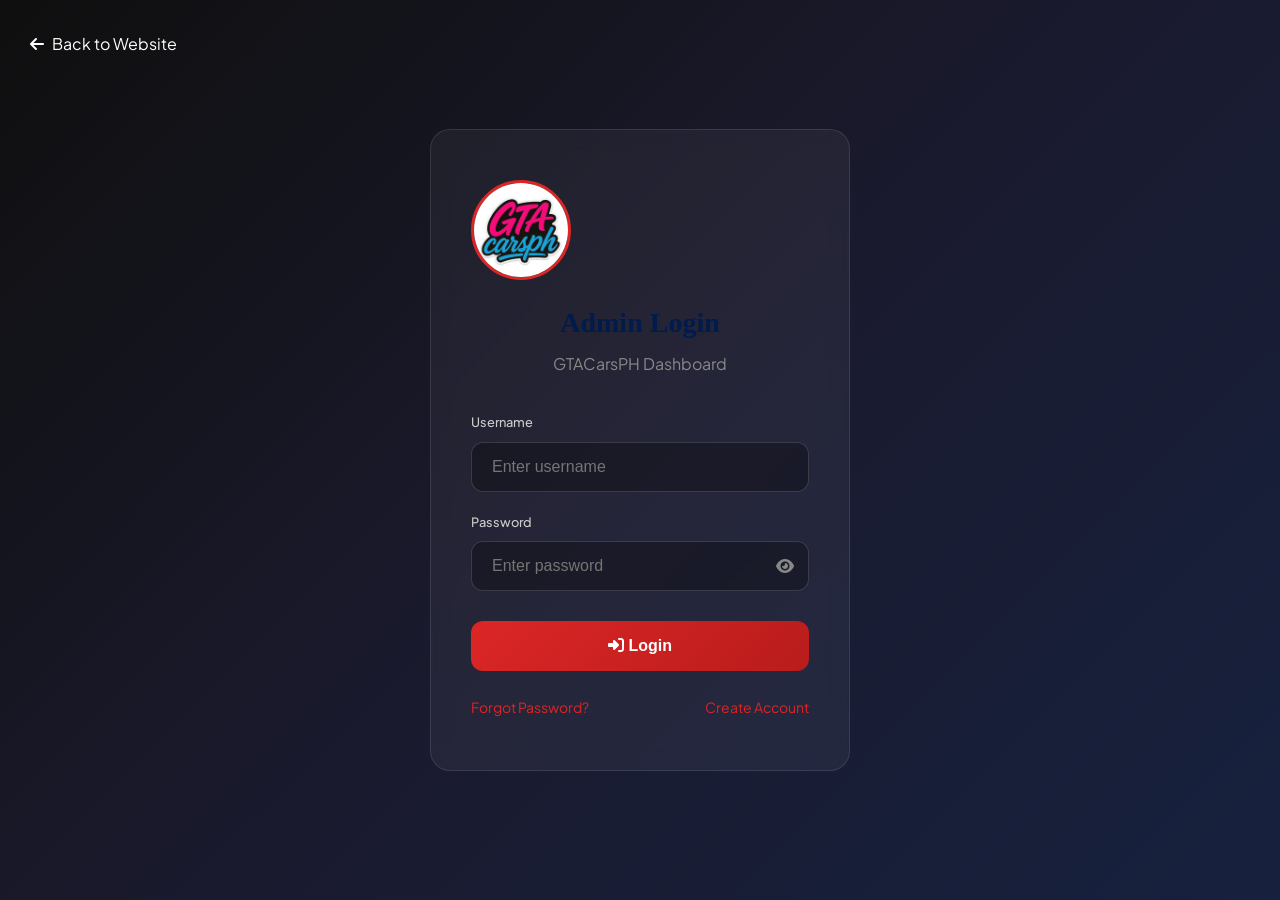
<file: admin-login.html>
<!DOCTYPE html>
<html lang="en">
<head>
    <meta charset="UTF-8">
    <meta name="viewport" content="width=device-width, initial-scale=1.0">
    <title>Admin Login | GTACarsPH</title>
    <meta name="description" content="GTACarsPH Admin Dashboard Login">
    <link rel="icon" type="image/jpeg" href="logo.jpg">
    <link rel="shortcut icon" type="image/jpeg" href="logo.jpg">
    <link rel="preconnect" href="https://fonts.googleapis.com">
    <link rel="preconnect" href="https://fonts.gstatic.com" crossorigin>
    <link href="https://fonts.googleapis.com/css2?family=Plus+Jakarta+Sans:wght@400;500;600;700;800&family=Inter:wght@400;500;600;700&display=swap" rel="stylesheet">
    <link rel="stylesheet" href="https://cdnjs.cloudflare.com/ajax/libs/font-awesome/6.5.0/css/all.min.css">
    <link rel="stylesheet" href="styles.css?v=6">
    <style>
        * {
            margin: 0;
            padding: 0;
            box-sizing: border-box;
        }
        
        body {
            font-family: 'Plus Jakarta Sans', sans-serif;
            background: linear-gradient(135deg, #0f0f0f 0%, #1a1a2e 50%, #16213e 100%);
            min-height: 100vh;
            display: flex;
            align-items: center;
            justify-content: center;
            color: #fff;
        }
        
        .login-container {
            background: rgba(255,255,255,0.05);
            backdrop-filter: blur(10px);
            border: 1px solid rgba(255,255,255,0.1);
            border-radius: 20px;
            padding: 50px 40px;
            width: 100%;
            max-width: 420px;
            text-align: center;
        }
        
        .login-logo {
            width: 100px;
            height: 100px;
            border-radius: 50%;
            margin-bottom: 25px;
            border: 3px solid #dc2626;
        }
        
        .login-title {
            font-size: 28px;
            font-weight: 700;
            margin-bottom: 10px;
        }
        
        .login-subtitle {
            color: #888;
            margin-bottom: 35px;
        }
        
        .form-group {
            margin-bottom: 20px;
            text-align: left;
        }
        
        .form-label {
            display: block;
            margin-bottom: 8px;
            font-weight: 500;
            color: #ccc;
        }
        
        .form-input {
            width: 100%;
            padding: 15px 20px;
            border: 1px solid rgba(255,255,255,0.15);
            border-radius: 12px;
            background: rgba(0,0,0,0.3);
            color: #fff;
            font-size: 16px;
            transition: all 0.3s;
        }
        
        .form-input:focus {
            outline: none;
            border-color: #dc2626;
            box-shadow: 0 0 0 3px rgba(220,38,38,0.2);
        }
        
        .password-wrapper {
            position: relative;
        }
        
        .toggle-password {
            position: absolute;
            right: 15px;
            top: 50%;
            transform: translateY(-50%);
            color: #888;
            cursor: pointer;
        }
        
        .login-btn {
            width: 100%;
            padding: 16px;
            background: linear-gradient(135deg, #dc2626 0%, #b91c1c 100%);
            color: #fff;
            border: none;
            border-radius: 12px;
            font-size: 16px;
            font-weight: 600;
            cursor: pointer;
            transition: all 0.3s;
            margin-top: 10px;
        }
        
        .login-btn:hover {
            transform: translateY(-2px);
            box-shadow: 0 10px 30px rgba(220,38,38,0.3);
        }
        
        .login-links {
            margin-top: 25px;
            display: flex;
            justify-content: space-between;
            font-size: 14px;
        }
        
        .login-links a {
            color: #dc2626;
            text-decoration: none;
        }
        
        .login-links a:hover {
            text-decoration: underline;
        }
        
        .error-message {
            background: rgba(220,38,38,0.2);
            border: 1px solid rgba(220,38,38,0.5);
            color: #fecaca;
            padding: 12px;
            border-radius: 8px;
            margin-bottom: 20px;
            display: none;
        }
        
        .error-message.show {
            display: block;
        }
        
        .back-link {
            position: absolute;
            top: 30px;
            left: 30px;
            color: #fff;
            text-decoration: none;
            display: flex;
            align-items: center;
            gap: 8px;
        }
        
        .back-link:hover {
            color: #dc2626;
        }
        
        @media (max-width: 480px) {
            .login-container {
                margin: 20px;
                padding: 35px 25px;
            }
        }
    </style>
</head>
<body>
    <a href="index.html" class="back-link">
        <i class="fas fa-arrow-left"></i> Back to Website
    </a>
    
    <div class="login-container">
        <img src="logo.jpg" alt="GTACarsPH Logo" class="login-logo">
        <h1 class="login-title">Admin Login</h1>
        <p class="login-subtitle">GTACarsPH Dashboard</p>
        
        <div class="error-message" id="errorMsg"></div>
        
        <form id="loginForm">
            <div class="form-group">
                <label class="form-label">Username</label>
                <input type="text" class="form-input" id="username" placeholder="Enter username" required>
            </div>
            
            <div class="form-group">
                <label class="form-label">Password</label>
                <div class="password-wrapper">
                    <input type="password" class="form-input" id="password" placeholder="Enter password" required>
                    <i class="fas fa-eye toggle-password" onclick="togglePassword()"></i>
                </div>
            </div>
            
            <button type="submit" class="login-btn">
                <i class="fas fa-sign-in-alt"></i> Login
            </button>
        </form>
        
        <div class="login-links">
            <a href="#" onclick="showForgotPassword()">Forgot Password?</a>
            <a href="admin-register.html">Create Account</a>
        </div>
    </div>
    
    <script src="js/auth.js"></script>
    <script>
        function togglePassword() {
            const password = document.getElementById('password');
            password.type = password.type === 'password' ? 'text' : 'password';
        }
        
        document.getElementById('loginForm').addEventListener('submit', function(e) {
            e.preventDefault();
            const username = document.getElementById('username').value;
            const password = document.getElementById('password').value;
            
            if (loginUser(username, password)) {
                window.location.href = 'admin-dashboard.html';
            } else {
                showError('Invalid username or password');
            }
        });
        
        function showError(msg) {
            const errorDiv = document.getElementById('errorMsg');
            errorDiv.textContent = msg;
            errorDiv.classList.add('show');
        }
        
        function showForgotPassword() {
            alert('Please contact the administrator to reset your password.\nEmail: info.gtacarsph@gmail.com');
        }
        
        // Check if already logged in
        if (isLoggedIn()) {
            window.location.href = 'admin-dashboard.html';
        }
    </script>
</body>
</html>
</file>
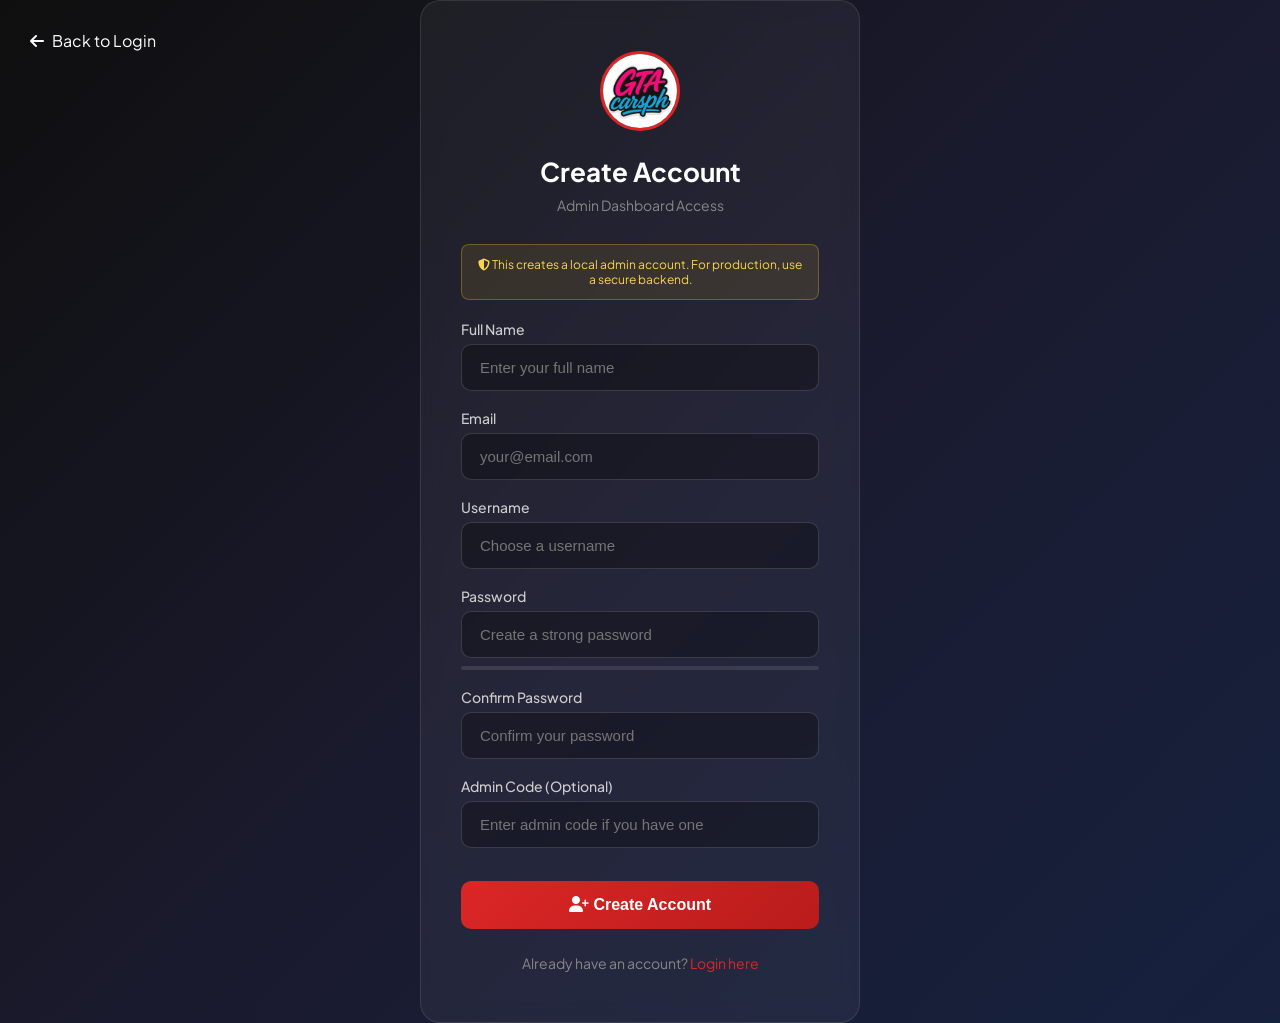
<file: admin-register.html>
<!DOCTYPE html>
<html lang="en">
<head>
    <meta charset="UTF-8">
    <meta name="viewport" content="width=device-width, initial-scale=1.0">
    <title>Create Account | GTACarsPH Admin</title>
    <meta name="description" content="Create GTACarsPH Admin Account">
    <link rel="icon" type="image/jpeg" href="logo.jpg">
    <link rel="shortcut icon" type="image/jpeg" href="logo.jpg">
    <link rel="preconnect" href="https://fonts.googleapis.com">
    <link rel="preconnect" href="https://fonts.gstatic.com" crossorigin>
    <link href="https://fonts.googleapis.com/css2?family=Plus+Jakarta+Sans:wght@400;500;600;700;800&family=Inter:wght@400;500;600;700&display=swap" rel="stylesheet">
    <link rel="stylesheet" href="https://cdnjs.cloudflare.com/ajax/libs/font-awesome/6.5.0/css/all.min.css">
    <style>
        * {
            margin: 0;
            padding: 0;
            box-sizing: border-box;
        }
        
        body {
            font-family: 'Plus Jakarta Sans', sans-serif;
            background: linear-gradient(135deg, #0f0f0f 0%, #1a1a2e 50%, #16213e 100%);
            min-height: 100vh;
            display: flex;
            align-items: center;
            justify-content: center;
            color: #fff;
        }
        
        .register-container {
            background: rgba(255,255,255,0.05);
            backdrop-filter: blur(10px);
            border: 1px solid rgba(255,255,255,0.1);
            border-radius: 20px;
            padding: 50px 40px;
            width: 100%;
            max-width: 440px;
            text-align: center;
        }
        
        .register-logo {
            width: 80px;
            height: 80px;
            border-radius: 50%;
            margin-bottom: 20px;
            border: 3px solid #dc2626;
        }
        
        .register-title {
            font-size: 26px;
            font-weight: 700;
            margin-bottom: 8px;
        }
        
        .register-subtitle {
            color: #888;
            margin-bottom: 30px;
            font-size: 14px;
        }
        
        .form-group {
            margin-bottom: 18px;
            text-align: left;
        }
        
        .form-label {
            display: block;
            margin-bottom: 6px;
            font-weight: 500;
            color: #ccc;
            font-size: 14px;
        }
        
        .form-input {
            width: 100%;
            padding: 14px 18px;
            border: 1px solid rgba(255,255,255,0.15);
            border-radius: 10px;
            background: rgba(0,0,0,0.3);
            color: #fff;
            font-size: 15px;
            transition: all 0.3s;
        }
        
        .form-input:focus {
            outline: none;
            border-color: #dc2626;
            box-shadow: 0 0 0 3px rgba(220,38,38,0.2);
        }
        
        .password-strength {
            height: 4px;
            background: rgba(255,255,255,0.1);
            border-radius: 2px;
            margin-top: 8px;
            overflow: hidden;
        }
        
        .password-strength-bar {
            height: 100%;
            width: 0;
            transition: all 0.3s;
            border-radius: 2px;
        }
        
        .strength-weak { background: #dc2626; width: 33%; }
        .strength-medium { background: #f59e0b; width: 66%; }
        .strength-strong { background: #10b981; width: 100%; }
        
        .register-btn {
            width: 100%;
            padding: 15px;
            background: linear-gradient(135deg, #dc2626 0%, #b91c1c 100%);
            color: #fff;
            border: none;
            border-radius: 10px;
            font-size: 16px;
            font-weight: 600;
            cursor: pointer;
            transition: all 0.3s;
            margin-top: 15px;
        }
        
        .register-btn:hover {
            transform: translateY(-2px);
            box-shadow: 0 10px 30px rgba(220,38,38,0.3);
        }
        
        .register-btn:disabled {
            opacity: 0.6;
            cursor: not-allowed;
        }
        
        .login-link {
            margin-top: 25px;
            font-size: 14px;
            color: #888;
        }
        
        .login-link a {
            color: #dc2626;
            text-decoration: none;
        }
        
        .error-message, .success-message {
            padding: 12px;
            border-radius: 8px;
            margin-bottom: 20px;
            display: none;
            font-size: 14px;
        }
        
        .error-message {
            background: rgba(220,38,38,0.2);
            border: 1px solid rgba(220,38,38,0.5);
            color: #fecaca;
        }
        
        .success-message {
            background: rgba(16,185,129,0.2);
            border: 1px solid rgba(16,185,129,0.5);
            color: #a7f3d0;
        }
        
        .error-message.show, .success-message.show {
            display: block;
        }
        
        .back-link {
            position: absolute;
            top: 30px;
            left: 30px;
            color: #fff;
            text-decoration: none;
            display: flex;
            align-items: center;
            gap: 8px;
        }
        
        .back-link:hover {
            color: #dc2626;
        }
        
        .security-notice {
            background: rgba(251,191,36,0.1);
            border: 1px solid rgba(251,191,36,0.3);
            padding: 12px;
            border-radius: 8px;
            margin-bottom: 20px;
            font-size: 12px;
            color: #fcd34d;
        }
        
        @media (max-width: 480px) {
            .register-container {
                margin: 15px;
                padding: 30px 20px;
            }
        }
    </style>
</head>
<body>
    <a href="admin-login.html" class="back-link">
        <i class="fas fa-arrow-left"></i> Back to Login
    </a>
    
    <div class="register-container">
        <img src="logo.jpg" alt="GTACarsPH Logo" class="register-logo">
        <h1 class="register-title">Create Account</h1>
        <p class="register-subtitle">Admin Dashboard Access</p>
        
        <div class="security-notice">
            <i class="fas fa-shield-alt"></i> This creates a local admin account. For production, use a secure backend.
        </div>
        
        <div class="error-message" id="errorMsg"></div>
        <div class="success-message" id="successMsg"></div>
        
        <form id="registerForm">
            <div class="form-group">
                <label class="form-label">Full Name</label>
                <input type="text" class="form-input" id="fullName" placeholder="Enter your full name" required>
            </div>
            
            <div class="form-group">
                <label class="form-label">Email</label>
                <input type="email" class="form-input" id="email" placeholder="your@email.com" required>
            </div>
            
            <div class="form-group">
                <label class="form-label">Username</label>
                <input type="text" class="form-input" id="username" placeholder="Choose a username" required>
            </div>
            
            <div class="form-group">
                <label class="form-label">Password</label>
                <input type="password" class="form-input" id="password" placeholder="Create a strong password" required onkeyup="checkPasswordStrength()">
                <div class="password-strength">
                    <div class="password-strength-bar" id="strengthBar"></div>
                </div>
            </div>
            
            <div class="form-group">
                <label class="form-label">Confirm Password</label>
                <input type="password" class="form-input" id="confirmPassword" placeholder="Confirm your password" required>
            </div>
            
            <div class="form-group">
                <label class="form-label">Admin Code (Optional)</label>
                <input type="password" class="form-input" id="adminCode" placeholder="Enter admin code if you have one">
            </div>
            
            <button type="submit" class="register-btn">
                <i class="fas fa-user-plus"></i> Create Account
            </button>
        </form>
        
        <p class="login-link">
            Already have an account? <a href="admin-login.html">Login here</a>
        </p>
    </div>
    
    <script src="js/auth.js"></script>
    <script>
        function checkPasswordStrength() {
            const password = document.getElementById('password').value;
            const strengthBar = document.getElementById('strengthBar');
            
            let strength = 0;
            if (password.length >= 8) strength++;
            if (password.match(/[a-z]/) && password.match(/[A-Z]/)) strength++;
            if (password.match(/[0-9]/)) strength++;
            if (password.match(/[^a-zA-Z0-9]/)) strength++;
            
            strengthBar.className = 'password-strength-bar';
            if (strength <= 1) {
                strengthBar.classList.add('strength-weak');
            } else if (strength === 2 || strength === 3) {
                strengthBar.classList.add('strength-medium');
            } else {
                strengthBar.classList.add('strength-strong');
            }
        }
        
        document.getElementById('registerForm').addEventListener('submit', function(e) {
            e.preventDefault();
            
            const fullName = document.getElementById('fullName').value;
            const email = document.getElementById('email').value;
            const username = document.getElementById('username').value;
            const password = document.getElementById('password').value;
            const confirmPassword = document.getElementById('confirmPassword').value;
            
            if (password !== confirmPassword) {
                showError('Passwords do not match');
                return;
            }
            
            if (password.length < 6) {
                showError('Password must be at least 6 characters');
                return;
            }
            
            const result = registerUser(username, password, { fullName, email });
            
            if (result.success) {
                showSuccess('Account created successfully! Redirecting...');
                setTimeout(() => {
                    window.location.href = 'admin-login.html';
                }, 2000);
            } else {
                showError(result.message);
            }
        });
        
        function showError(msg) {
            const errorDiv = document.getElementById('errorMsg');
            errorDiv.textContent = msg;
            errorDiv.classList.add('show');
            document.getElementById('successMsg').classList.remove('show');
        }
        
        function showSuccess(msg) {
            const successDiv = document.getElementById('successMsg');
            successDiv.textContent = msg;
            successDiv.classList.add('show');
            document.getElementById('errorMsg').classList.remove('show');
        }
        
        // Redirect if already logged in
        if (isLoggedIn()) {
            window.location.href = 'admin-dashboard.html';
        }
    </script>
</body>
</html>
</file>
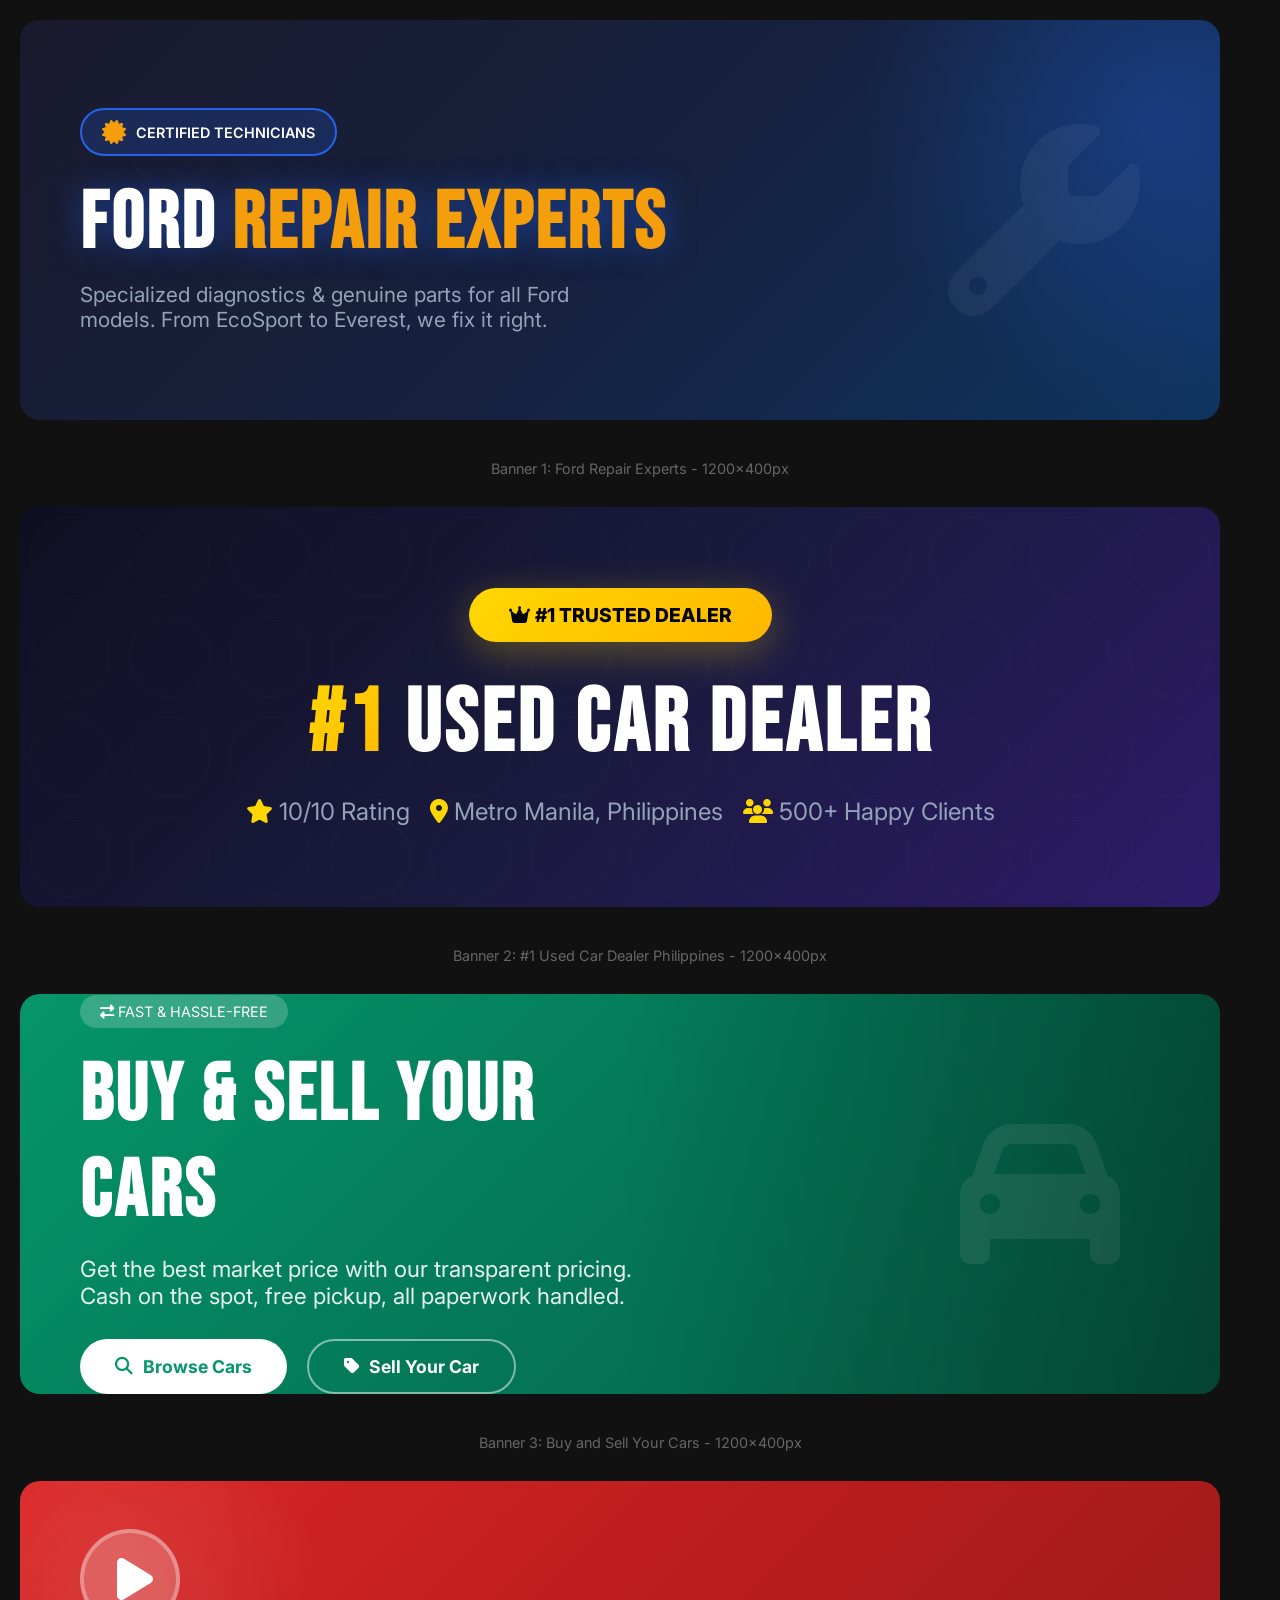
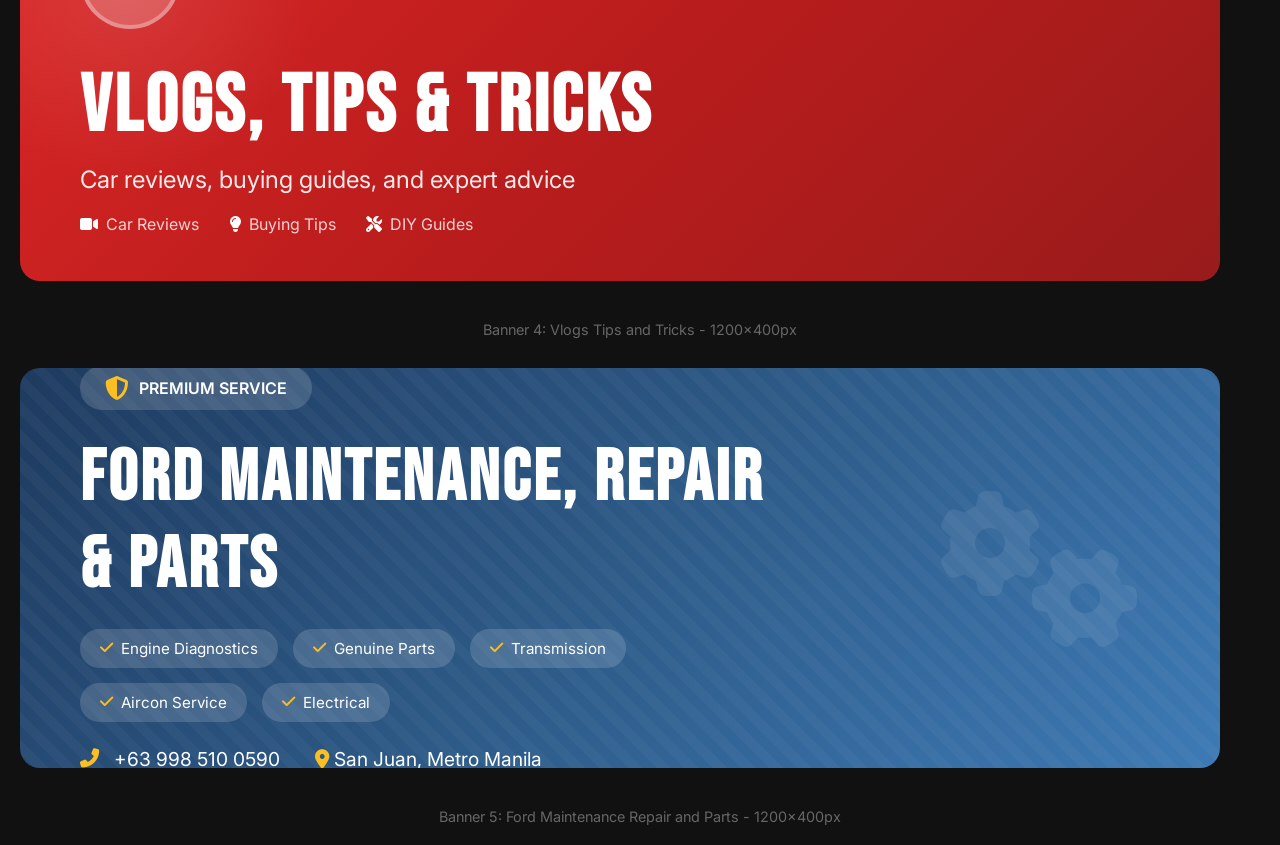
<file: banners-preview.html>
<!DOCTYPE html>
<html lang="en">
<head>
    <meta charset="UTF-8">
    <meta name="viewport" content="width=device-width, initial-scale=1.0">
    <title>GTACarsPH Banners</title>
    <link href="https://fonts.googleapis.com/css2?family=Bebas+Neue&family=Inter:wght@400;600;700;800&display=swap" rel="stylesheet">
    <link rel="stylesheet" href="https://cdnjs.cloudflare.com/ajax/libs/font-awesome/6.4.0/css/all.min.css">
    <style>
        * { margin: 0; padding: 0; box-sizing: border-box; }
        body { 
            font-family: 'Inter', sans-serif; 
            background: #111;
            padding: 20px;
            display: flex;
            flex-direction: column;
            gap: 30px;
        }
        
        /* Banner 1: Ford Repair Experts */
        .banner-ford {
            width: 1200px;
            height: 400px;
            background: linear-gradient(135deg, #1a1a2e 0%, #16213e 50%, #0f3460 100%);
            position: relative;
            overflow: hidden;
            display: flex;
            align-items: center;
            padding: 60px;
            border-radius: 20px;
        }
        .banner-ford::before {
            content: '';
            position: absolute;
            top: -50%;
            right: -20%;
            width: 600px;
            height: 600px;
            background: radial-gradient(circle, rgba(37,99,235,0.3) 0%, transparent 70%);
            animation: pulse 4s ease-in-out infinite;
        }
        @keyframes pulse {
            0%, 100% { transform: scale(1); opacity: 0.5; }
            50% { transform: scale(1.1); opacity: 0.8; }
        }
        .ford-content { position: relative; z-index: 2; }
        .ford-badge {
            display: inline-flex;
            align-items: center;
            gap: 10px;
            background: rgba(37,99,235,0.2);
            border: 2px solid #2563eb;
            padding: 10px 20px;
            border-radius: 50px;
            margin-bottom: 20px;
        }
        .ford-badge i { color: #f59e0b; font-size: 1.5rem; }
        .ford-badge span { color: #fff; font-weight: 600; font-size: 0.9rem; }
        .banner-ford h1 {
            font-family: 'Bebas Neue', sans-serif;
            font-size: 5rem;
            color: #fff;
            letter-spacing: 3px;
            text-shadow: 0 0 30px rgba(37,99,235,0.5);
            margin-bottom: 10px;
        }
        .banner-ford h1 span { color: #f59e0b; }
        .banner-ford p {
            color: #94a3b8;
            font-size: 1.3rem;
            max-width: 500px;
        }
        .ford-icon {
            position: absolute;
            right: 80px;
            top: 50%;
            transform: translateY(-50%);
            font-size: 12rem;
            color: rgba(255,255,255,0.05);
        }
        
        /* Banner 2: #1 Used Car Dealer */
        .banner-dealer {
            width: 1200px;
            height: 400px;
            background: linear-gradient(135deg, #0f0f23 0%, #1a1a3e 50%, #2d1b69 100%);
            position: relative;
            overflow: hidden;
            display: flex;
            align-items: center;
            justify-content: center;
            padding: 60px;
            border-radius: 20px;
        }
        .banner-dealer::before {
            content: '';
            position: absolute;
            inset: 0;
            background: url('data:image/svg+xml,<svg xmlns="http://www.w3.org/2000/svg" viewBox="0 0 100 100"><circle cx="50" cy="50" r="40" fill="none" stroke="rgba(255,215,0,0.1)" stroke-width="0.5"/></svg>');
            background-size: 100px 100px;
            opacity: 0.5;
        }
        .dealer-content { text-align: center; position: relative; z-index: 2; }
        .dealer-badge {
            display: inline-block;
            background: linear-gradient(135deg, #ffd700 0%, #ffb700 100%);
            color: #000;
            padding: 15px 40px;
            border-radius: 50px;
            font-weight: 800;
            font-size: 1.2rem;
            margin-bottom: 30px;
            box-shadow: 0 10px 40px rgba(255,215,0,0.3);
        }
        .banner-dealer h1 {
            font-family: 'Bebas Neue', sans-serif;
            font-size: 5.5rem;
            color: #fff;
            letter-spacing: 4px;
            margin-bottom: 20px;
        }
        .banner-dealer h1 span {
            background: linear-gradient(135deg, #ffd700 0%, #ffb700 100%);
            -webkit-background-clip: text;
            -webkit-text-fill-color: transparent;
            background-clip: text;
        }
        .dealer-sub {
            color: #94a3b8;
            font-size: 1.5rem;
            display: flex;
            align-items: center;
            justify-content: center;
            gap: 20px;
        }
        .dealer-sub i { color: #ffd700; }
        
        /* Banner 3: Buy and Sell */
        .banner-buysell {
            width: 1200px;
            height: 400px;
            background: linear-gradient(135deg, #059669 0%, #047857 50%, #065f46 100%);
            position: relative;
            overflow: hidden;
            display: flex;
            align-items: center;
            padding: 60px;
            border-radius: 20px;
        }
        .banner-buysell::after {
            content: '';
            position: absolute;
            right: 0;
            top: 0;
            bottom: 0;
            width: 50%;
            background: linear-gradient(90deg, transparent 0%, rgba(0,0,0,0.3) 100%);
        }
        .buysell-content { position: relative; z-index: 2; max-width: 600px; }
        .buysell-tag {
            display: inline-block;
            background: rgba(255,255,255,0.2);
            color: #fff;
            padding: 8px 20px;
            border-radius: 50px;
            font-size: 0.9rem;
            margin-bottom: 20px;
        }
        .banner-buysell h1 {
            font-family: 'Bebas Neue', sans-serif;
            font-size: 5rem;
            color: #fff;
            letter-spacing: 3px;
            margin-bottom: 15px;
        }
        .banner-buysell p {
            color: rgba(255,255,255,0.9);
            font-size: 1.4rem;
            margin-bottom: 30px;
        }
        .buysell-btns {
            display: flex;
            gap: 20px;
        }
        .buysell-btn {
            display: inline-flex;
            align-items: center;
            gap: 10px;
            padding: 15px 35px;
            border-radius: 50px;
            font-weight: 700;
            font-size: 1.1rem;
            text-decoration: none;
            transition: all 0.3s;
        }
        .buysell-btn-primary {
            background: #fff;
            color: #059669;
        }
        .buysell-btn-outline {
            background: transparent;
            color: #fff;
            border: 2px solid rgba(255,255,255,0.5);
        }
        .buysell-icon {
            position: absolute;
            right: 100px;
            top: 50%;
            transform: translateY(-50%);
            font-size: 10rem;
            color: rgba(255,255,255,0.1);
        }
        
        /* Banner 4: Vlogs */
        .banner-vlogs {
            width: 1200px;
            height: 400px;
            background: linear-gradient(135deg, #dc2626 0%, #b91c1c 50%, #991b1b 100%);
            position: relative;
            overflow: hidden;
            display: flex;
            align-items: center;
            padding: 60px;
            border-radius: 20px;
        }
        .banner-vlogs::before {
            content: '';
            position: absolute;
            top: -100px;
            left: -100px;
            width: 400px;
            height: 400px;
            background: radial-gradient(circle, rgba(255,255,255,0.1) 0%, transparent 70%);
        }
        .vlogs-content { position: relative; z-index: 2; }
        .vlogs-play {
            width: 100px;
            height: 100px;
            background: rgba(255,255,255,0.2);
            border-radius: 50%;
            display: flex;
            align-items: center;
            justify-content: center;
            margin-bottom: 30px;
            border: 4px solid rgba(255,255,255,0.3);
        }
        .vlogs-play i {
            font-size: 3rem;
            color: #fff;
            margin-left: 10px;
        }
        .banner-vlogs h1 {
            font-family: 'Bebas Neue', sans-serif;
            font-size: 5rem;
            color: #fff;
            letter-spacing: 3px;
            margin-bottom: 10px;
        }
        .banner-vlogs p {
            color: rgba(255,255,255,0.9);
            font-size: 1.5rem;
        }
        .vlogs-sub {
            display: flex;
            gap: 30px;
            margin-top: 20px;
        }
        .vlogs-sub span {
            display: flex;
            align-items: center;
            gap: 8px;
            color: rgba(255,255,255,0.8);
            font-size: 1rem;
        }
        .vlogs-sub i { color: #fff; }
        
        /* Banner 5: Ford Maintenance */
        .banner-maintenance {
            width: 1200px;
            height: 400px;
            background: linear-gradient(135deg, #1e3a5f 0%, #2d5a87 50%, #3d7ab5 100%);
            position: relative;
            overflow: hidden;
            display: flex;
            align-items: center;
            padding: 60px;
            border-radius: 20px;
        }
        .banner-maintenance::before {
            content: '';
            position: absolute;
            inset: 0;
            background: repeating-linear-gradient(
                45deg,
                transparent,
                transparent 10px,
                rgba(255,255,255,0.03) 10px,
                rgba(255,255,255,0.03) 20px
            );
        }
        .maintenance-content { position: relative; z-index: 2; max-width: 700px; }
        .maintenance-badge {
            display: inline-flex;
            align-items: center;
            gap: 10px;
            background: rgba(255,255,255,0.15);
            padding: 10px 25px;
            border-radius: 50px;
            margin-bottom: 25px;
        }
        .maintenance-badge i { color: #fbbf24; font-size: 1.5rem; }
        .maintenance-badge span { color: #fff; font-weight: 600; }
        .banner-maintenance h1 {
            font-family: 'Bebas Neue', sans-serif;
            font-size: 4.5rem;
            color: #fff;
            letter-spacing: 3px;
            margin-bottom: 20px;
        }
        .maintenance-services {
            display: flex;
            flex-wrap: wrap;
            gap: 15px;
            margin-bottom: 25px;
        }
        .maintenance-services span {
            background: rgba(255,255,255,0.15);
            color: #fff;
            padding: 10px 20px;
            border-radius: 30px;
            font-size: 0.95rem;
            display: flex;
            align-items: center;
            gap: 8px;
        }
        .maintenance-services i { color: #fbbf24; }
        .maintenance-contact {
            display: flex;
            align-items: center;
            gap: 15px;
            color: #fff;
            font-size: 1.2rem;
        }
        .maintenance-contact i { color: #fbbf24; }
        .maintenance-icon {
            position: absolute;
            right: 80px;
            top: 50%;
            transform: translateY(-50%);
            font-size: 10rem;
            color: rgba(255,255,255,0.08);
        }
        
        /* Screenshot helper */
        .screenshot-note {
            color: #666;
            font-size: 0.9rem;
            margin-top: 10px;
            text-align: center;
        }
    </style>
</head>
<body>
    <!-- Banner 1: Ford Repair Experts -->
    <div class="banner-ford">
        <div class="ford-content">
            <div class="ford-badge">
                <i class="fas fa-certificate"></i>
                <span>CERTIFIED TECHNICIANS</span>
            </div>
            <h1>Ford <span>Repair Experts</span></h1>
            <p>Specialized diagnostics & genuine parts for all Ford models. From EcoSport to Everest, we fix it right.</p>
        </div>
        <i class="fas fa-wrench ford-icon"></i>
    </div>
    <p class="screenshot-note">Banner 1: Ford Repair Experts - 1200x400px</p>

    <!-- Banner 2: #1 Used Car Dealer -->
    <div class="banner-dealer">
        <div class="dealer-content">
            <div class="dealer-badge">
                <i class="fas fa-crown"></i> #1 TRUSTED DEALER
            </div>
            <h1><span>#1</span> Used Car Dealer</h1>
            <div class="dealer-sub">
                <span><i class="fas fa-star"></i> 10/10 Rating</span>
                <span><i class="fas fa-map-marker-alt"></i> Metro Manila, Philippines</span>
                <span><i class="fas fa-users"></i> 500+ Happy Clients</span>
            </div>
        </div>
    </div>
    <p class="screenshot-note">Banner 2: #1 Used Car Dealer Philippines - 1200x400px</p>

    <!-- Banner 3: Buy and Sell -->
    <div class="banner-buysell">
        <div class="buysell-content">
            <div class="buysell-tag"><i class="fas fa-exchange-alt"></i> FAST & HASSLE-FREE</div>
            <h1>Buy & Sell Your Cars</h1>
            <p>Get the best market price with our transparent pricing. Cash on the spot, free pickup, all paperwork handled.</p>
            <div class="buysell-btns">
                <a href="#" class="buysell-btn buysell-btn-primary"><i class="fas fa-search"></i> Browse Cars</a>
                <a href="#" class="buysell-btn buysell-btn-outline"><i class="fas fa-tag"></i> Sell Your Car</a>
            </div>
        </div>
        <i class="fas fa-car buysell-icon"></i>
    </div>
    <p class="screenshot-note">Banner 3: Buy and Sell Your Cars - 1200x400px</p>

    <!-- Banner 4: Vlogs Tips & Tricks -->
    <div class="banner-vlogs">
        <div class="vlogs-content">
            <div class="vlogs-play">
                <i class="fas fa-play"></i>
            </div>
            <h1>Vlogs, Tips & Tricks</h1>
            <p>Car reviews, buying guides, and expert advice</p>
            <div class="vlogs-sub">
                <span><i class="fas fa-video"></i> Car Reviews</span>
                <span><i class="fas fa-lightbulb"></i> Buying Tips</span>
                <span><i class="fas fa-tools"></i> DIY Guides</span>
            </div>
        </div>
    </div>
    <p class="screenshot-note">Banner 4: Vlogs Tips and Tricks - 1200x400px</p>

    <!-- Banner 5: Ford Maintenance -->
    <div class="banner-maintenance">
        <div class="maintenance-content">
            <div class="maintenance-badge">
                <i class="fas fa-shield-alt"></i>
                <span>PREMIUM SERVICE</span>
            </div>
            <h1>Ford Maintenance, Repair & Parts</h1>
            <div class="maintenance-services">
                <span><i class="fas fa-check"></i> Engine Diagnostics</span>
                <span><i class="fas fa-check"></i> Genuine Parts</span>
                <span><i class="fas fa-check"></i> Transmission</span>
                <span><i class="fas fa-check"></i> Aircon Service</span>
                <span><i class="fas fa-check"></i> Electrical</span>
            </div>
            <div class="maintenance-contact">
                <i class="fas fa-phone-alt"></i>
                <span>+63 998 510 0590</span>
                <span style="margin-left: 20px;"><i class="fas fa-map-marker-alt"></i> San Juan, Metro Manila</span>
            </div>
        </div>
        <i class="fas fa-cogs maintenance-icon"></i>
    </div>
    <p class="screenshot-note">Banner 5: Ford Maintenance Repair and Parts - 1200x400px</p>

</body>
</html>
</file>
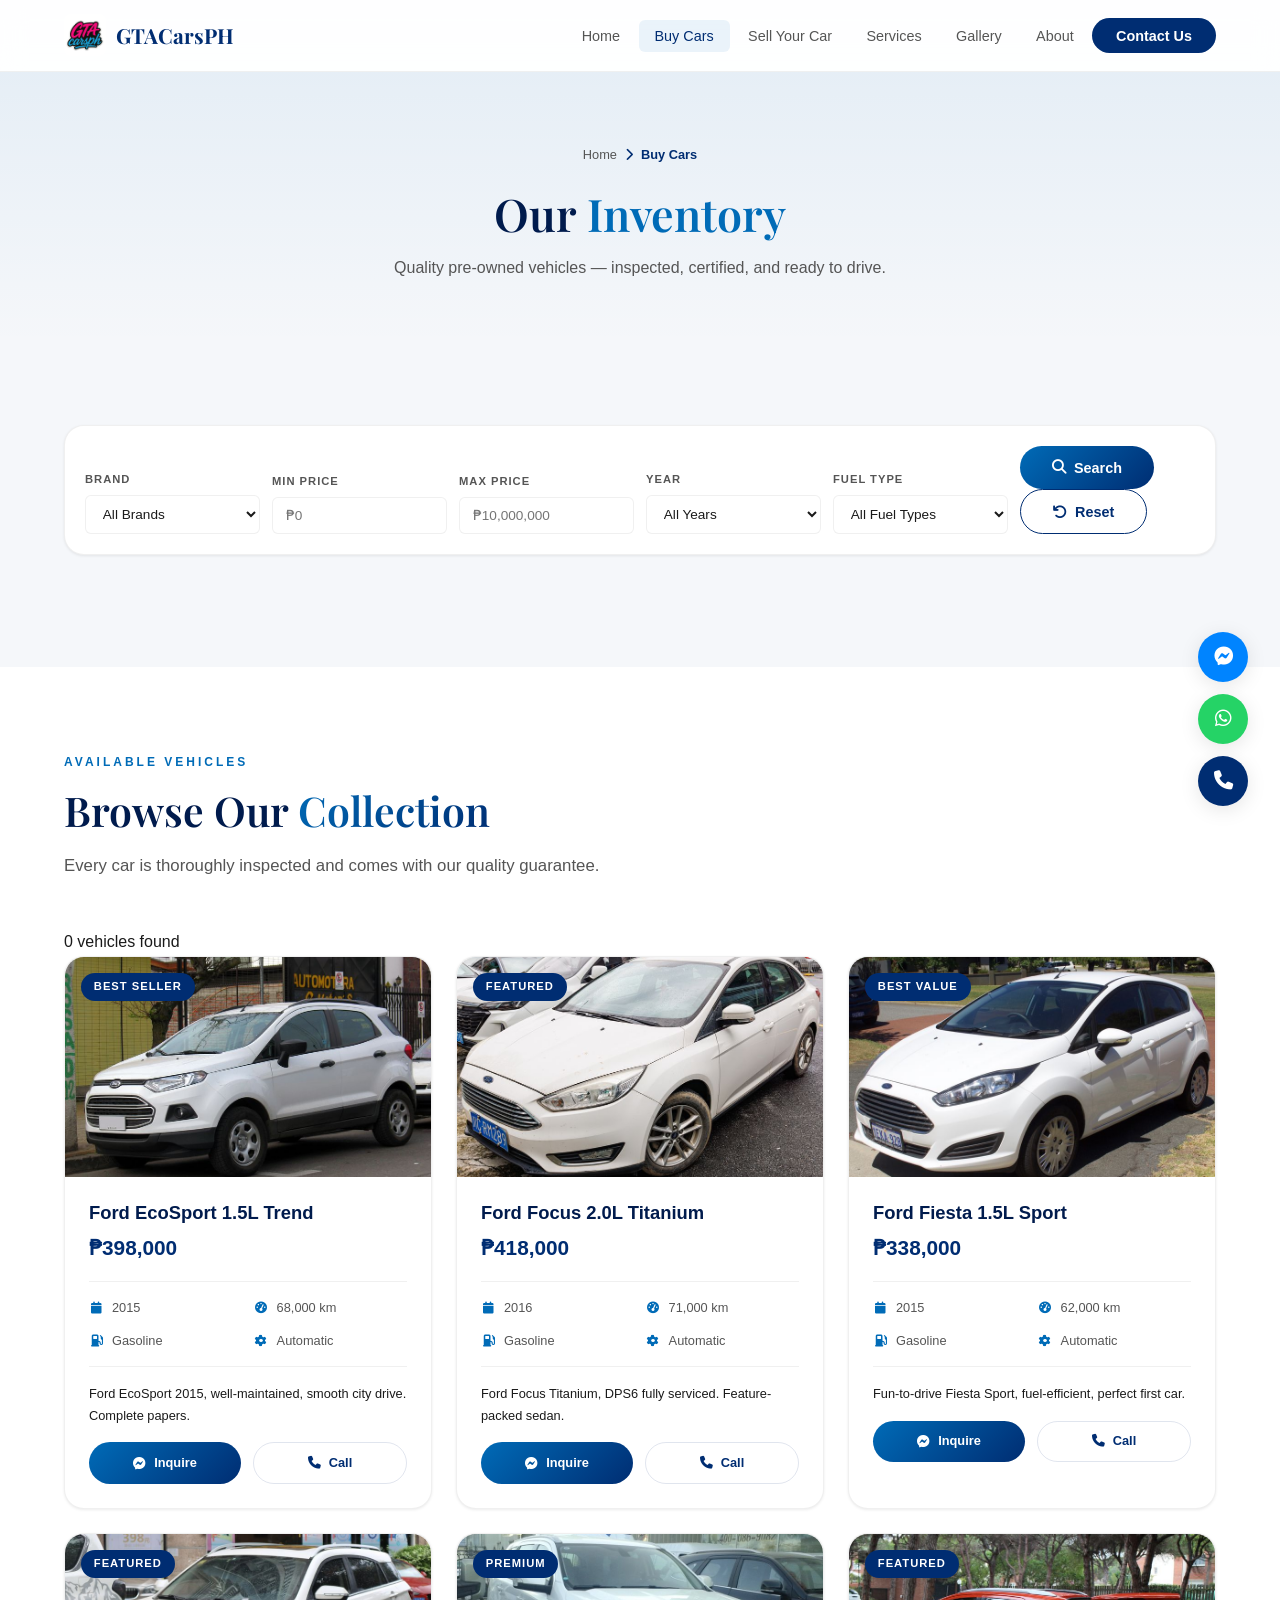
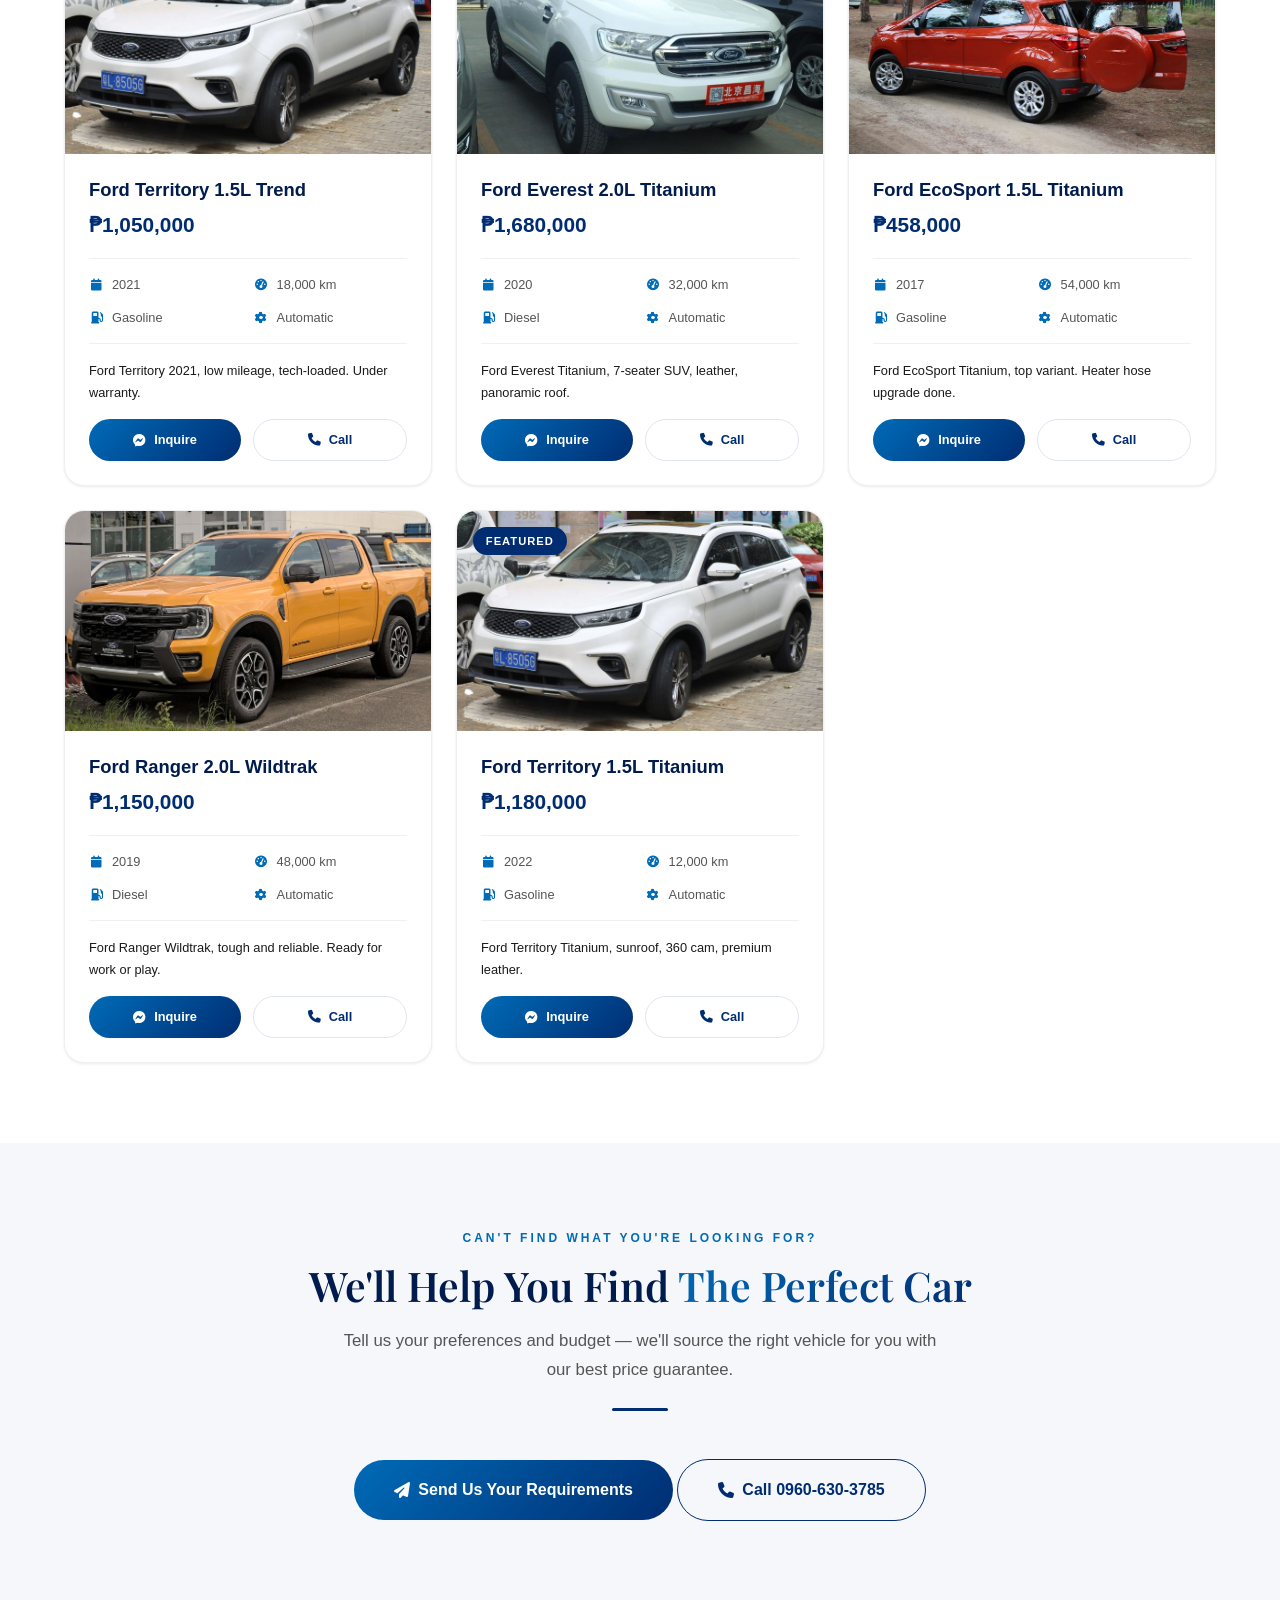
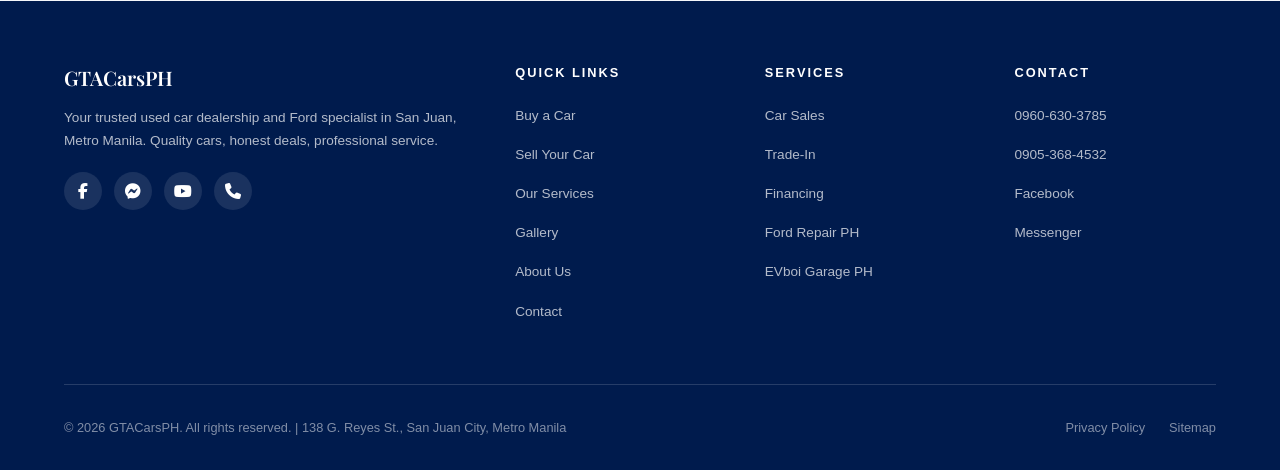
<file: cars-for-sale.html>
<!DOCTYPE html>
<html lang="en">
<head>
  <meta charset="UTF-8">
  <meta name="viewport" content="width=device-width, initial-scale=1.0">
  <title>GTACarsPH | Buy Premium Used Cars — San Juan Metro Manila</title>
  <meta name="description" content="Browse our inventory of premium used cars for sale at GTACarsPH in San Juan, Metro Manila. Ford, Toyota, Honda, Mitsubishi — financing available. Call 0960-630-3785.">
  <link rel="canonical" href="https://gtacarsph.com/cars-for-sale.html">
  <meta property="og:title" content="GTACarsPH | Buy Premium Used Cars — San Juan Metro Manila">
  <meta property="og:description" content="Browse our inventory of premium used cars for sale. Ford, Toyota, Honda, Mitsubishi & more. Financing available. Call 0960-630-3785.">
  <meta property="og:image" content="https://gtacarsph.com/logo.jpg">
  <meta property="og:url" content="https://gtacarsph.com/cars-for-sale.html">
  <meta property="og:type" content="website">
  <meta property="og:locale" content="en_PH">
  <meta name="twitter:card" content="summary_large_image">
  <meta name="twitter:title" content="GTACarsPH | Buy Premium Used Cars — San Juan Metro Manila">
  <meta name="twitter:description" content="Browse our inventory of premium used cars for sale. Financing available. Call 0960-630-3785.">
  <meta name="twitter:image" content="https://gtacarsph.com/logo.jpg">
  <link rel="icon" type="image/jpeg" href="logo.jpg">
  <link rel="shortcut icon" type="image/jpeg" href="logo.jpg">
  <link rel="apple-touch-icon" href="logo.jpg">
  <link rel="preconnect" href="https://fonts.googleapis.com">
  <link rel="preconnect" href="https://fonts.gstatic.com" crossorigin>
  <link href="https://fonts.googleapis.com/css2?family=Playfair+Display:wght@500;600;700&family=Inter:wght@400;500;600;700&display=swap" rel="stylesheet">
  <link rel="stylesheet" href="https://cdnjs.cloudflare.com/ajax/libs/font-awesome/6.5.0/css/all.min.css">
  <link rel="stylesheet" href="styles.css?v=5">

  <!-- Schema.org ItemList for inventory -->
  <script type="application/ld+json">
  {
    "@context": "https://schema.org",
    "@type": "ItemList",
    "itemListElement": [
      {
        "@type": "ListItem",
        "position": 1,
        "item": {
          "@type": "Car",
          "name": "Ford Everest 2020",
          "brand": "Ford",
          "modelDate": 2020,
          "fuelType": "Diesel",
          "offers": {
            "@type": "Offer",
            "priceCurrency": "PHP",
            "price": "988000",
            "itemCondition": "https://schema.org/UsedCondition"
          }
        }
      },
      {
        "@type": "ListItem",
        "position": 2,
        "item": {
          "@type": "Car",
          "name": "Toyota Fortuner 2021",
          "brand": "Toyota",
          "modelDate": 2021,
          "fuelType": "Diesel",
          "offers": {
            "@type": "Offer",
            "priceCurrency": "PHP",
            "price": "1580000",
            "itemCondition": "https://schema.org/UsedCondition"
          }
        }
      },
      {
        "@type": "ListItem",
        "position": 3,
        "item": {
          "@type": "Car",
          "name": "Honda Civic 2022",
          "brand": "Honda",
          "modelDate": 2022,
          "fuelType": "Gasoline",
          "offers": {
            "@type": "Offer",
            "priceCurrency": "PHP",
            "price": "1180000",
            "itemCondition": "https://schema.org/UsedCondition"
          }
        }
      },
      {
        "@type": "ListItem",
        "position": 4,
        "item": {
          "@type": "Car",
          "name": "Mitsubishi Montero Sport 2021",
          "brand": "Mitsubishi",
          "modelDate": 2021,
          "fuelType": "Diesel",
          "offers": {
            "@type": "Offer",
            "priceCurrency": "PHP",
            "price": "1380000",
            "itemCondition": "https://schema.org/UsedCondition"
          }
        }
      },
      {
        "@type": "ListItem",
        "position": 5,
        "item": {
          "@type": "Car",
          "name": "Nissan Navara 2020",
          "brand": "Nissan",
          "modelDate": 2020,
          "fuelType": "Diesel",
          "offers": {
            "@type": "Offer",
            "priceCurrency": "PHP",
            "price": "1080000",
            "itemCondition": "https://schema.org/UsedCondition"
          }
        }
      },
      {
        "@type": "ListItem",
        "position": 6,
        "item": {
          "@type": "Car",
          "name": "Hyundai Tucson 2023",
          "brand": "Hyundai",
          "modelDate": 2023,
          "fuelType": "Gasoline",
          "offers": {
            "@type": "Offer",
            "priceCurrency": "PHP",
            "price": "1280000",
            "itemCondition": "https://schema.org/UsedCondition"
          }
        }
      }
    ],
    "name": "Premium Used Cars for Sale at GTACarsPH",
    "description": "Browse our complete inventory of quality pre-owned vehicles in San Juan, Metro Manila.",
    "url": "https://gtacarsph.com/cars-for-sale.html",
    "numberOfItems": 6,
    "mainEntityOfPage": {
      "@type": "CollectionPage",
      "@id": "https://gtacarsph.com/cars-for-sale.html"
    }
  }
  </script>
</head>
<body>

  <!-- ========== NAVIGATION ========== -->
  <nav class="navbar" id="navbar">
    <div class="container">
      <a href="index.html" class="logo">
        <img src="logo.jpg?v=3" alt="GTACarsPH Logo" class="logo-img">
        <span>GTACarsPH</span>
      </a>
      <button class="menu-toggle" aria-label="Toggle menu">
        <span></span>
        <span></span>
        <span></span>
      </button>
      <ul class="nav-links" id="navMenu">
        <li><a href="index.html">Home</a></li>
        <li><a href="cars-for-sale.html" class="active">Buy Cars</a></li>
        <li><a href="sell-car.html">Sell Your Car</a></li>
        <li><a href="services.html">Services</a></li>
        <li><a href="gallery.html">Gallery</a></li>
        <li><a href="about.html">About</a></li>
        <li><a href="contact.html" class="nav-cta">Contact Us</a></li>
      </ul>
    </div>
  </nav>

  <!-- ========== PAGE BANNER ========== -->
  <section class="page-banner">
    <div class="page-banner-overlay"></div>
    <div class="container">
      <div class="page-banner-content">
        <ul class="breadcrumbs">
          <li><a href="index.html">Home</a></li>
          <li><span class="breadcrumb-separator"><i class="fas fa-chevron-right"></i></span></li>
          <li><span class="current">Buy Cars</span></li>
        </ul>
        <h1 class="page-banner-title">Our <span class="gold-text">Inventory</span></h1>
        <p class="page-banner-subtitle">Quality pre-owned vehicles — inspected, certified, and ready to drive.</p>
      </div>
    </div>
  </section>

  <!-- ========== FILTER BAR ========== -->
  <section class="section filter-section">
    <div class="container">
      <form id="filterForm" class="filter-bar">
        <div class="filter-group">
          <label for="filterBrand" class="filter-label">Brand</label>
          <select id="filterBrand" class="filter-select">
            <option value="All">All Brands</option>
            <option value="Toyota">Toyota</option>
            <option value="Honda">Honda</option>
            <option value="Ford">Ford</option>
            <option value="Mitsubishi">Mitsubishi</option>
            <option value="Nissan">Nissan</option>
            <option value="Hyundai">Hyundai</option>
          </select>
        </div>

        <div class="filter-group">
          <label for="filterMinPrice" class="filter-label">Min Price</label>
          <input type="number" id="filterMinPrice" class="filter-input" placeholder="₱0" min="0">
        </div>

        <div class="filter-group">
          <label for="filterMaxPrice" class="filter-label">Max Price</label>
          <input type="number" id="filterMaxPrice" class="filter-input" placeholder="₱10,000,000" min="0">
        </div>

        <div class="filter-group">
          <label for="filterYear" class="filter-label">Year</label>
          <select id="filterYear" class="filter-select">
            <option value="All">All Years</option>
            <option value="2023">2023</option>
            <option value="2022">2022</option>
            <option value="2021">2021</option>
            <option value="2020">2020</option>
          </select>
        </div>

        <div class="filter-group">
          <label for="filterFuel" class="filter-label">Fuel Type</label>
          <select id="filterFuel" class="filter-select">
            <option value="All">All Fuel Types</option>
            <option value="Gasoline">Gasoline</option>
            <option value="Diesel">Diesel</option>
          </select>
        </div>

        <div class="filter-group filter-group-action">
          <button type="submit" class="btn btn-primary btn-filter-search">
            <i class="fas fa-search"></i> Search
          </button>
          <button type="reset" class="btn btn-outline-gold btn-filter-reset">
            <i class="fas fa-undo"></i> Reset
          </button>
        </div>
      </form>
    </div>
  </section>

  <!-- ========== INVENTORY GRID ========== -->
  <section class="section inventory-section">
    <div class="container">
      <div class="inventory-header">
        <div class="section-header">
          <span class="section-label">Available Vehicles</span>
          <h2 class="section-title">Browse Our <span class="gold-text">Collection</span></h2>
          <p class="section-subtitle">Every car is thoroughly inspected and comes with our quality guarantee.</p>
        </div>
        <div class="inventory-count" id="inventoryCount">
          <span id="resultCount">0</span> vehicles found
        </div>
      </div>
      <div class="featured-grid" id="inventoryGrid"></div>

      <!-- ========== NO RESULTS ========== -->
      <div class="no-results" id="noResults" style="display: none;">
        <div class="no-results-icon">
          <i class="fas fa-car-side"></i>
        </div>
        <h3 class="no-results-title">No Vehicles Found</h3>
        <p class="no-results-text">
          We couldn't find any vehicles matching your criteria. Try adjusting your filters or <a href="contact.html" class="gold-text">contact us</a> directly — we might have something coming in soon!
        </p>
        <button class="btn btn-outline-gold btn-lg" onclick="document.getElementById('filterForm').reset(); document.getElementById('filterForm').dispatchEvent(new Event('submit'));">
          <i class="fas fa-undo"></i> Reset Filters
        </button>
        <a href="contact.html" class="btn btn-primary btn-lg">
          <i class="fas fa-envelope"></i> Contact Us
        </a>
      </div>
    </div>
  </section>

  <!-- ========== CTA SECTION ========== -->
  <section class="section" style="background: var(--clr-bg-secondary);">
    <div class="container">
      <div class="section-header centered">
        <span class="section-label">Can't Find What You're Looking For?</span>
        <h2 class="section-title">We'll Help You Find <span class="gold-text">The Perfect Car</span></h2>
        <p class="section-subtitle">Tell us your preferences and budget — we'll source the right vehicle for you with our best price guarantee.</p>
        <div class="section-divider"></div>
      </div>
      <div class="text-center mt-4">
        <a href="contact.html" class="btn btn-primary btn-lg">
          <i class="fas fa-paper-plane"></i> Send Us Your Requirements
        </a>
        <a href="tel:+639606303785" class="btn btn-outline-gold btn-lg">
          <i class="fas fa-phone"></i> Call 0960-630-3785
        </a>
      </div>
    </div>
  </section>

  <!-- ========== FOOTER ========== -->
  <footer class="footer">
    <div class="container">
      <div class="footer-grid">
        <div class="footer-brand">
          <h3>GTACarsPH</h3>
          <p>Your trusted used car dealership and Ford specialist in San Juan, Metro Manila. Quality cars, honest deals, professional service.</p>
          <div class="footer-social">
            <a href="https://facebook.com/GTACARSPH" target="_blank" aria-label="Facebook"><i class="fab fa-facebook-f"></i></a>
            <a href="https://m.me/GTACARSPH" target="_blank" aria-label="Messenger"><i class="fab fa-facebook-messenger"></i></a>
            <a href="https://youtube.com/@RaffaGTACARS" target="_blank" aria-label="YouTube"><i class="fab fa-youtube"></i></a>
            <a href="tel:+639606303785" aria-label="Phone"><i class="fas fa-phone"></i></a>
          </div>
        </div>
        <div>
          <h4>Quick Links</h4>
          <ul class="footer-links">
            <li><a href="cars-for-sale.html">Buy a Car</a></li>
            <li><a href="sell-car.html">Sell Your Car</a></li>
            <li><a href="services.html">Our Services</a></li>
            <li><a href="gallery.html">Gallery</a></li>
            <li><a href="about.html">About Us</a></li>
            <li><a href="contact.html">Contact</a></li>
          </ul>
        </div>
        <div>
          <h4>Services</h4>
          <ul class="footer-links">
            <li><a href="services.html">Car Sales</a></li>
            <li><a href="services.html">Trade-In</a></li>
            <li><a href="services.html">Financing</a></li>
            <li><a href="https://facebook.com/FordRepairPH" target="_blank">Ford Repair PH</a></li>
            <li><a href="https://facebook.com/EVboiGaragePH" target="_blank">EVboi Garage PH</a></li>
          </ul>
        </div>
        <div>
          <h4>Contact</h4>
          <ul class="footer-links">
            <li><a href="tel:+639606303785">0960-630-3785</a></li>
            <li><a href="tel:+639053684532">0905-368-4532</a></li>
            <li><a href="https://facebook.com/GTACARSPH" target="_blank">Facebook</a></li>
            <li><a href="https://m.me/GTACARSPH" target="_blank">Messenger</a></li>
          </ul>
        </div>
      </div>
      <div class="footer-bottom">
        <p>&copy; 2026 GTACarsPH. All rights reserved. | 138 G. Reyes St., San Juan City, Metro Manila</p>
        <div class="footer-bottom-links">
          <a href="privacy-policy.html">Privacy Policy</a>
          <a href="sitemap.xml">Sitemap</a>
        </div>
      </div>
    </div>
  </footer>

  <!-- ========== FLOATING BUTTONS ========== -->
  <div class="floating-buttons">
    <a href="https://m.me/GTACARSPH" target="_blank" class="floating-btn floating-btn-messenger" aria-label="Message us on Messenger">
      <i class="fab fa-facebook-messenger"></i>
      <span class="tooltip">Message us</span>
    </a>
    <a href="https://wa.me/639606303785" target="_blank" class="floating-btn floating-btn-whatsapp" aria-label="Message us on WhatsApp">
      <i class="fab fa-whatsapp"></i>
      <span class="tooltip">WhatsApp</span>
    </a>
    <a href="tel:+639606303785" class="floating-btn floating-btn-phone" aria-label="Call us">
      <i class="fas fa-phone"></i>
      <span class="tooltip">Call now</span>
    </a>
    <button class="floating-btn back-to-top" aria-label="Back to top">
      <i class="fas fa-chevron-up"></i>
      <span class="tooltip">Back to top</span>
    </button>
  </div>

  <script src="script.js?v=5"></script>
</body>
</html>
</file>
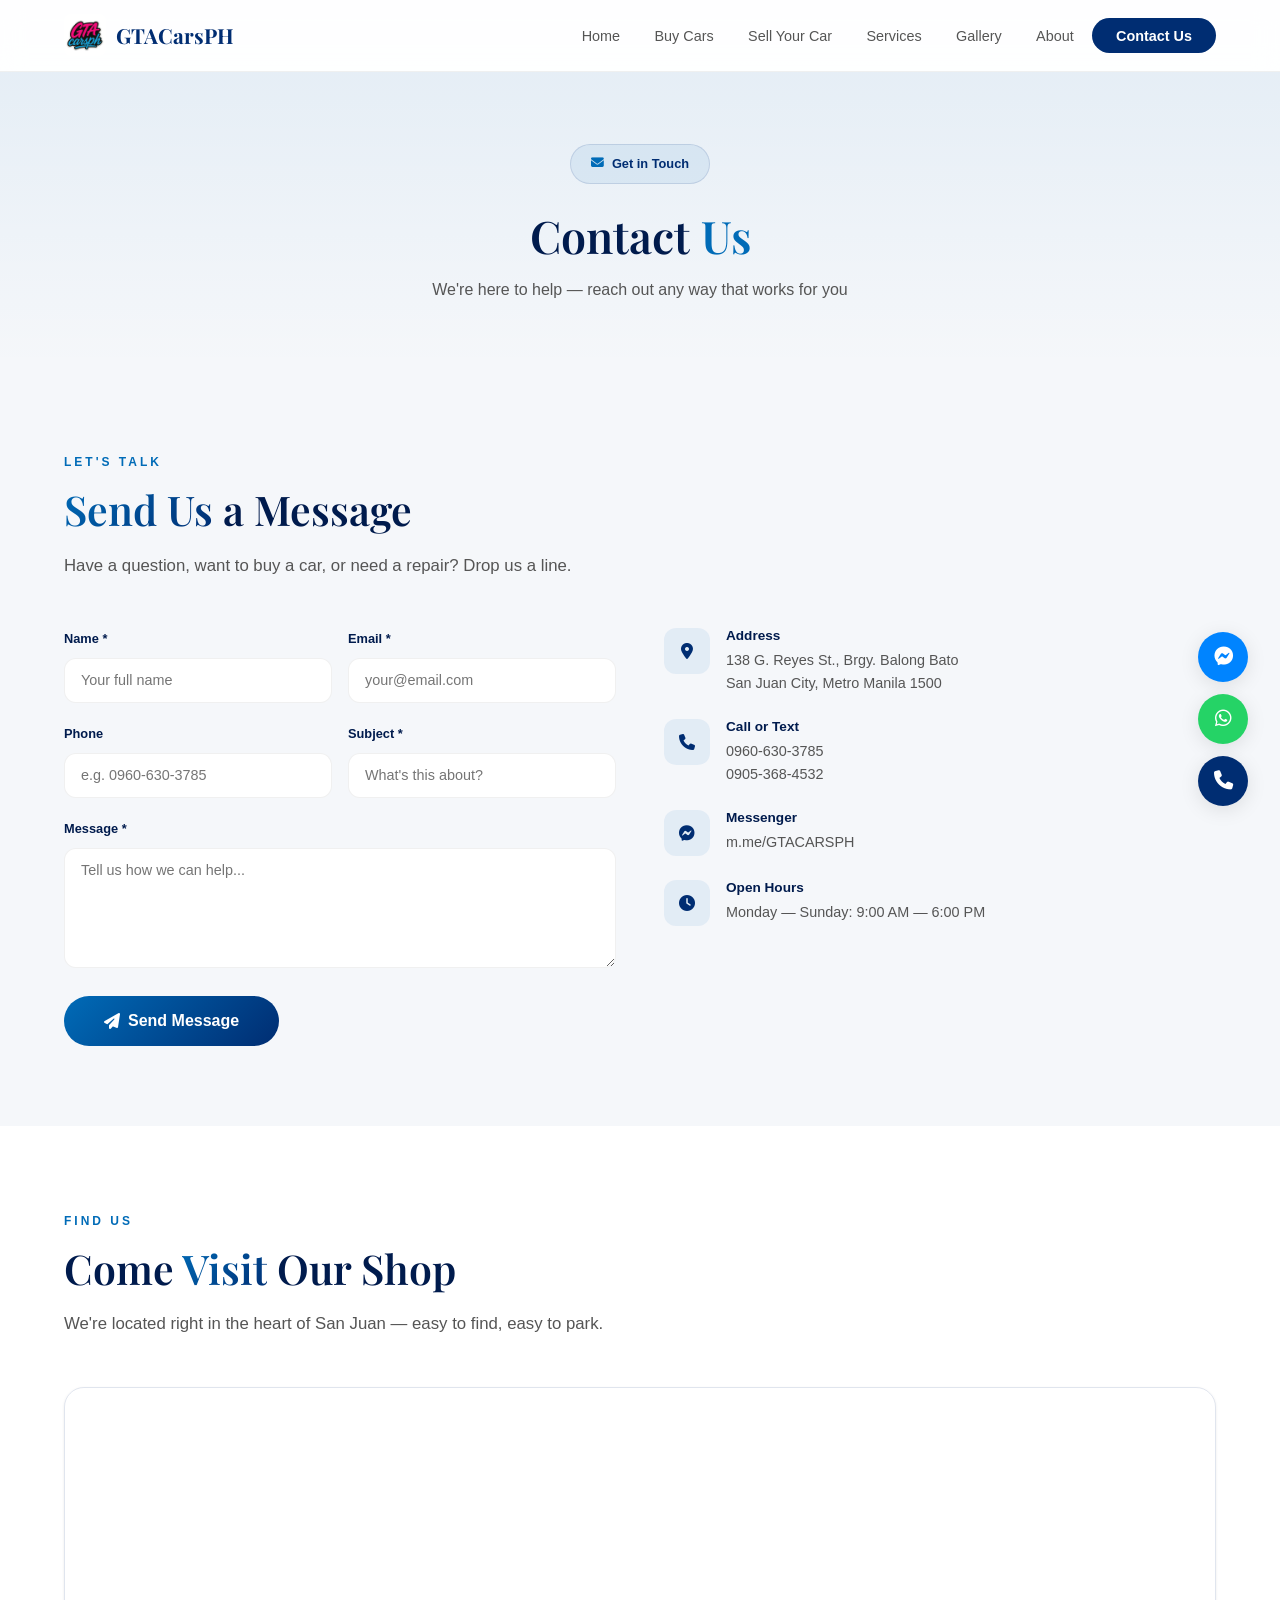
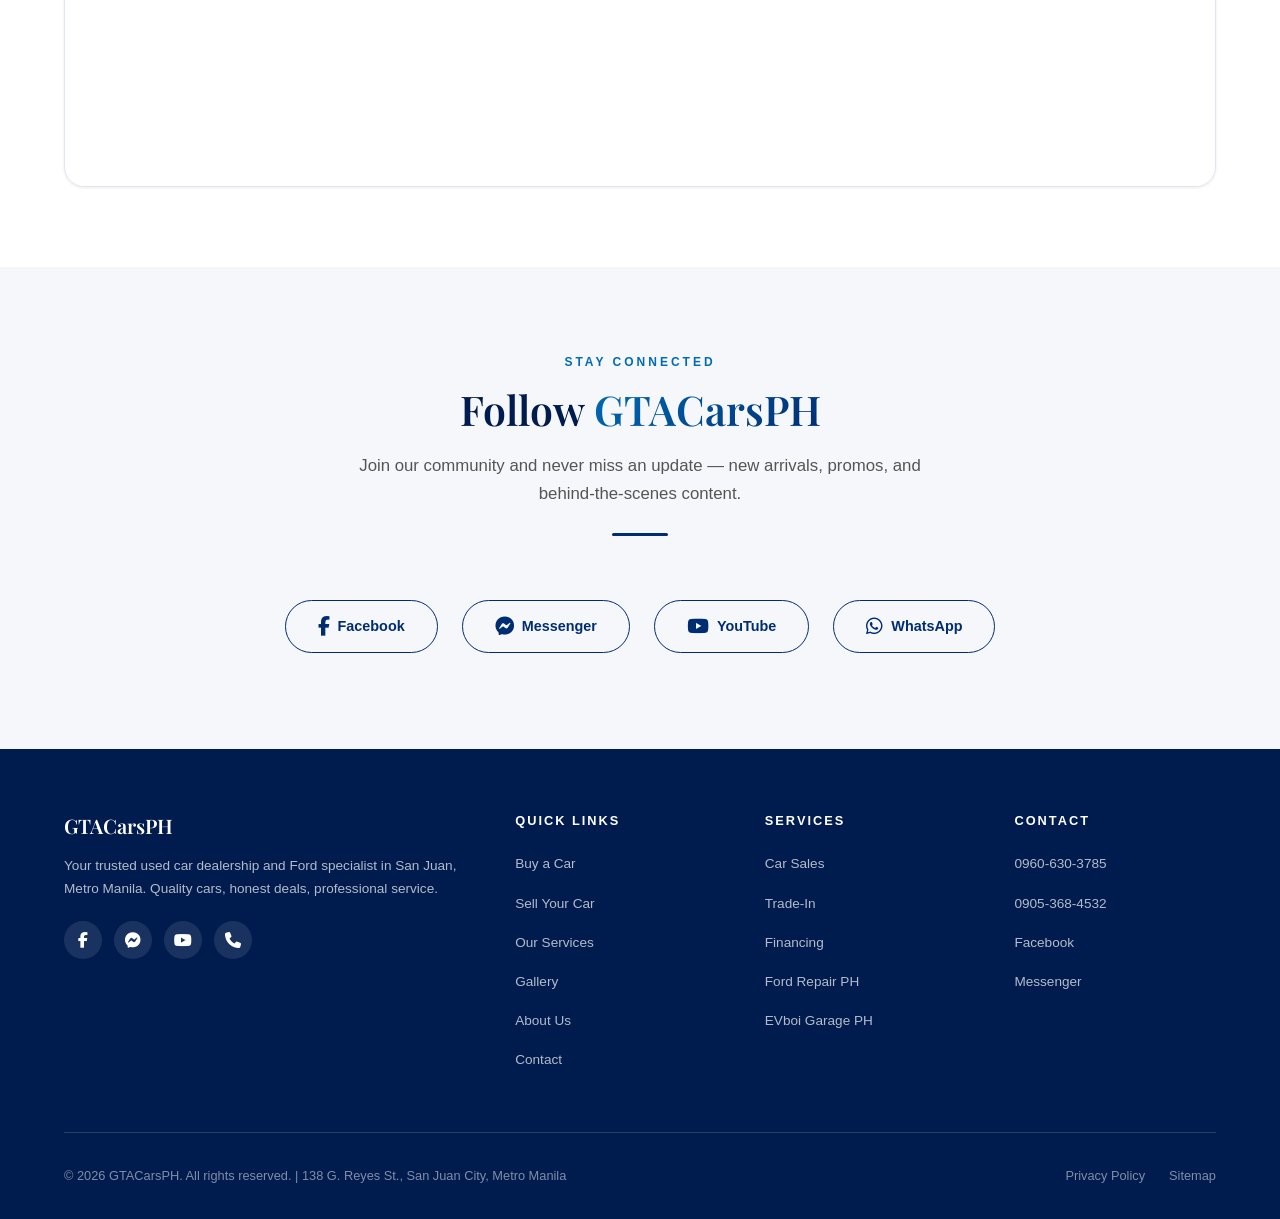
<file: contact.html>
<!DOCTYPE html>
<html lang="en">
<head>
  <meta charset="UTF-8">
  <meta name="viewport" content="width=device-width, initial-scale=1.0">
  <title>Contact Us | GTACarsPH — San Juan, Metro Manila</title>
  <meta name="description" content="Get in touch with GTACarsPH in San Juan, Metro Manila. Call 0960-630-3785, message us on Messenger, or visit our shop at 138 G. Reyes St. Mon-Sun 9AM-6PM.">
  <link rel="canonical" href="https://gtacarsph.com/contact.html">
  <meta property="og:title" content="Contact Us | GTACarsPH — Get In Touch">
  <meta property="og:description" content="Visit, call, or message GTACarsPH in San Juan, Metro Manila. We'd love to hear from you!">
  <meta property="og:image" content="https://gtacarsph.com/logo.jpg">
  <meta property="og:url" content="https://gtacarsph.com/contact.html">
  <meta property="og:type" content="website">
  <meta property="og:locale" content="en_PH">
  <meta name="twitter:card" content="summary_large_image">
  <meta name="twitter:title" content="Contact Us | GTACarsPH — San Juan, Metro Manila">
  <meta name="twitter:description" content="Visit, call, or message GTACarsPH. We'd love to hear from you!">
  <meta name="twitter:image" content="https://gtacarsph.com/logo.jpg">
  <link rel="icon" type="image/jpeg" href="logo.jpg">
  <link rel="shortcut icon" type="image/jpeg" href="logo.jpg">
  <link rel="apple-touch-icon" href="logo.jpg">
  <link rel="preconnect" href="https://fonts.googleapis.com">
  <link rel="preconnect" href="https://fonts.gstatic.com" crossorigin>
  <link href="https://fonts.googleapis.com/css2?family=Playfair+Display:wght@500;600;700&family=Inter:wght@400;500;600;700&display=swap" rel="stylesheet">
  <link rel="stylesheet" href="https://cdnjs.cloudflare.com/ajax/libs/font-awesome/6.5.0/css/all.min.css">
  <link rel="stylesheet" href="styles.css?v=6">

  <!-- Schema.org ContactPage -->
  <script type="application/ld+json">
  {
    "@context": "https://schema.org",
    "@type": "ContactPage",
    "name": "Contact GTACarsPH",
    "description": "Get in touch with GTACarsPH — visit our shop, call us, or send a message.",
    "url": "https://gtacarsph.com/contact.html",
    "mainEntity": {
      "@type": "AutoDealer",
      "name": "GTACarsPH",
      "image": "https://gtacarsph.com/logo.jpg",
      "address": {
        "@type": "PostalAddress",
        "streetAddress": "138 G. Reyes St., Brgy. Balong Bato",
        "addressLocality": "San Juan City",
        "addressRegion": "Metro Manila",
        "postalCode": "1500",
        "addressCountry": "PH"
      },
      "geo": {
        "@type": "GeoCoordinates",
        "latitude": "14.6019",
        "longitude": "121.0355"
      },
      "telephone": ["+63-960-630-3785", "+63-905-368-4532"],
      "url": "https://gtacarsph.com",
      "sameAs": [
        "https://facebook.com/GTACARSPH",
        "https://youtube.com/@RaffaGTACARS",
        "https://m.me/GTACARSPH"
      ],
      "openingHoursSpecification": [{
        "@type": "OpeningHoursSpecification",
        "dayOfWeek": ["Monday","Tuesday","Wednesday","Thursday","Friday","Saturday","Sunday"],
        "opens": "09:00",
        "closes": "18:00"
      }],
      "priceRange": "₱₱",
      "currenciesAccepted": "PHP",
      "paymentAccepted": ["Cash", "Credit Card", "Bank Transfer", "Financing"]
    }
  }
  </script>
</head>
<body>

  <!-- ========== NAVIGATION ========== -->
  <nav class="navbar" id="navbar">
    <div class="container">
      <a href="index.html" class="logo">
        <img src="logo.jpg?v=3" alt="GTACarsPH Logo" class="logo-img">
        <span>GTACarsPH</span>
      </a>
      <button class="menu-toggle" aria-label="Toggle menu">
        <span></span>
        <span></span>
        <span></span>
      </button>
      <ul class="nav-links" id="navMenu">
        <li><a href="index.html">Home</a></li>
        <li><a href="cars-for-sale.html">Buy Cars</a></li>
        <li><a href="sell-car.html">Sell Your Car</a></li>
        <li><a href="services.html">Services</a></li>
        <li><a href="gallery.html">Gallery</a></li>
        <li><a href="about.html">About</a></li>
        <li><a href="contact.html" class="nav-cta active">Contact Us</a></li>
      </ul>
    </div>
  </nav>

  <!-- ========== PAGE BANNER ========== -->
  <section class="page-banner">
    <div class="container">
      <div class="hero-badge">
        <i class="fas fa-envelope"></i> Get in Touch
      </div>
      <h1>Contact <span class="gold-text">Us</span></h1>
      <p>We're here to help — reach out any way that works for you</p>
    </div>
  </section>

  <!-- ========== CONTACT FORM + INFO ========== -->
  <section class="section">
    <div class="container">
      <div class="section-header">
        <span class="section-label">Let's Talk</span>
        <h2 class="section-title"><span class="gold-text">Send Us</span> a Message</h2>
        <p class="section-subtitle">Have a question, want to buy a car, or need a repair? Drop us a line.</p>
      </div>
      <div class="contact-grid">
        <!-- LEFT: Contact Form -->
        <div>
          <form id="contactForm" class="contact-form" action="#" method="post">
            <div class="form-row">
              <div class="form-group">
                <label for="contactName" class="form-label">Name <span class="required">*</span></label>
                <input type="text" id="contactName" name="name" class="form-input" placeholder="Your full name" required>
              </div>
              <div class="form-group">
                <label for="contactEmail" class="form-label">Email <span class="required">*</span></label>
                <input type="email" id="contactEmail" name="email" class="form-input" placeholder="your@email.com" required>
              </div>
            </div>
            <div class="form-row">
              <div class="form-group">
                <label for="contactPhone" class="form-label">Phone</label>
                <input type="tel" id="contactPhone" name="phone" class="form-input" placeholder="e.g. 0960-630-3785">
              </div>
              <div class="form-group">
                <label for="contactSubject" class="form-label">Subject <span class="required">*</span></label>
                <input type="text" id="contactSubject" name="subject" class="form-input" placeholder="What's this about?" required>
              </div>
            </div>
            <div class="form-group">
              <label for="contactMessage" class="form-label">Message <span class="required">*</span></label>
              <textarea id="contactMessage" name="message" class="form-textarea" rows="5" placeholder="Tell us how we can help..." required></textarea>
            </div>
            <button type="submit" class="btn btn-primary btn-lg">
              <i class="fas fa-paper-plane"></i> Send Message
            </button>
          </form>
        </div>

        <!-- RIGHT: Contact Info -->
        <div class="contact-info">
          <div class="contact-item">
            <div class="contact-icon"><i class="fas fa-map-marker-alt"></i></div>
            <div>
              <h4>Address</h4>
              <p>138 G. Reyes St., Brgy. Balong Bato<br>San Juan City, Metro Manila 1500</p>
            </div>
          </div>
          <div class="contact-item">
            <div class="contact-icon"><i class="fas fa-phone"></i></div>
            <div>
              <h4>Call or Text</h4>
              <p><a href="tel:+639****3785">0960-630-3785</a><br><a href="tel:+639****4532">0905-368-4532</a></p>
            </div>
          </div>
          <div class="contact-item">
            <div class="contact-icon"><i class="fab fa-facebook-messenger"></i></div>
            <div>
              <h4>Messenger</h4>
              <p><a href="https://m.me/GTACARSPH" target="_blank">m.me/GTACARSPH</a></p>
            </div>
          </div>
          <div class="contact-item">
            <div class="contact-icon"><i class="fas fa-clock"></i></div>
            <div>
              <h4>Open Hours</h4>
              <p>Monday — Sunday: 9:00 AM — 6:00 PM</p>
            </div>
          </div>
        </div>
      </div>
    </div>
  </section>

  <!-- ========== MAP SECTION ========== -->
  <section class="section contact-section">
    <div class="container">
      <div class="section-header">
        <span class="section-label">Find Us</span>
        <h2 class="section-title">Come <span class="gold-text">Visit</span> Our Shop</h2>
        <p class="section-subtitle">We're located right in the heart of San Juan — easy to find, easy to park.</p>
      </div>
      <div class="map-container">
        <iframe src="https://www.google.com/maps/embed?pb=!1m18!1m12!1m3!1d3861.022525768505!2d121.033315!3d14.6019!2m3!1f0!2f0!3f0!3m2!1i1024!2i768!4f13.1!3m3!1m2!1s0x0%3A0x0!2zMTTCsDM2JzA2LjgiTiAxMjHCsDAyJzA3LjgiRQ!5e0!3m2!1sen!2sph!4v1"
          allowfullscreen="" loading="lazy" referrerpolicy="no-referrer-when-downgrade"
          title="GTACarsPH Location Map"></iframe>
      </div>
    </div>
  </section>

  <!-- ========== SOCIAL MEDIA ========== -->
  <section class="section" style="background: var(--clr-bg-secondary);">
    <div class="container">
      <div class="section-header centered">
        <span class="section-label">Stay Connected</span>
        <h2 class="section-title">Follow <span class="gold-text">GTACarsPH</span></h2>
        <p class="section-subtitle">Join our community and never miss an update — new arrivals, promos, and behind-the-scenes content.</p>
        <div class="section-divider"></div>
      </div>
      <div style="display: flex; flex-wrap: wrap; justify-content: center; gap: 1.5rem; padding: 1rem 0;">
        <a href="https://facebook.com/GTACARSPH" target="_blank" class="btn btn-outline-gold" style="display: inline-flex; align-items: center; gap: 0.5rem;">
          <i class="fab fa-facebook-f" style="font-size: 1.2rem;"></i> Facebook
        </a>
        <a href="https://m.me/GTACARSPH" target="_blank" class="btn btn-outline-gold" style="display: inline-flex; align-items: center; gap: 0.5rem;">
          <i class="fab fa-facebook-messenger" style="font-size: 1.2rem;"></i> Messenger
        </a>
        <a href="https://youtube.com/@RaffaGTACARS" target="_blank" class="btn btn-outline-gold" style="display: inline-flex; align-items: center; gap: 0.5rem;">
          <i class="fab fa-youtube" style="font-size: 1.2rem;"></i> YouTube
        </a>
        <a href="https://wa.me/639606303785" target="_blank" class="btn btn-outline-gold" style="display: inline-flex; align-items: center; gap: 0.5rem;">
          <i class="fab fa-whatsapp" style="font-size: 1.2rem;"></i> WhatsApp
        </a>
      </div>
    </div>
  </section>

  <!-- ========== FOOTER ========== -->
  <footer class="footer">
    <div class="container">
      <div class="footer-grid">
        <div class="footer-brand">
          <h3>GTACarsPH</h3>
          <p>Your trusted used car dealership and Ford specialist in San Juan, Metro Manila. Quality cars, honest deals, professional service.</p>
          <div class="footer-social">
            <a href="https://facebook.com/GTACARSPH" target="_blank" aria-label="Facebook"><i class="fab fa-facebook-f"></i></a>
            <a href="https://m.me/GTACARSPH" target="_blank" aria-label="Messenger"><i class="fab fa-facebook-messenger"></i></a>
            <a href="https://youtube.com/@RaffaGTACARS" target="_blank" aria-label="YouTube"><i class="fab fa-youtube"></i></a>
            <a href="tel:+639****3785" aria-label="Phone"><i class="fas fa-phone"></i></a>
          </div>
        </div>
        <div>
          <h4>Quick Links</h4>
          <ul class="footer-links">
            <li><a href="cars-for-sale.html">Buy a Car</a></li>
            <li><a href="sell-car.html">Sell Your Car</a></li>
            <li><a href="services.html">Our Services</a></li>
            <li><a href="gallery.html">Gallery</a></li>
            <li><a href="about.html">About Us</a></li>
            <li><a href="contact.html">Contact</a></li>
          </ul>
        </div>
        <div>
          <h4>Services</h4>
          <ul class="footer-links">
            <li><a href="services.html">Car Sales</a></li>
            <li><a href="services.html">Trade-In</a></li>
            <li><a href="services.html">Financing</a></li>
            <li><a href="https://facebook.com/FordRepairPH" target="_blank">Ford Repair PH</a></li>
            <li><a href="https://facebook.com/EVboiGaragePH" target="_blank">EVboi Garage PH</a></li>
          </ul>
        </div>
        <div>
          <h4>Contact</h4>
          <ul class="footer-links">
            <li><a href="tel:+639****3785">0960-630-3785</a></li>
            <li><a href="tel:+639****4532">0905-368-4532</a></li>
            <li><a href="https://facebook.com/GTACARSPH" target="_blank">Facebook</a></li>
            <li><a href="https://m.me/GTACARSPH" target="_blank">Messenger</a></li>
          </ul>
        </div>
      </div>
      <div class="footer-bottom">
        <p>&copy; 2026 GTACarsPH. All rights reserved. | 138 G. Reyes St., San Juan City, Metro Manila</p>
        <div class="footer-bottom-links">
          <a href="privacy-policy.html">Privacy Policy</a>
          <a href="sitemap.xml">Sitemap</a>
        </div>
      </div>
    </div>
  </footer>

  <!-- ========== FLOATING BUTTONS ========== -->
  <div class="floating-buttons">
    <a href="https://m.me/GTACARSPH" target="_blank" class="floating-btn floating-btn-messenger" aria-label="Message us on Messenger">
      <i class="fab fa-facebook-messenger"></i>
      <span class="tooltip">Message us</span>
    </a>
    <a href="https://wa.me/639606303785" target="_blank" class="floating-btn floating-btn-whatsapp" aria-label="Message us on WhatsApp">
      <i class="fab fa-whatsapp"></i>
      <span class="tooltip">WhatsApp</span>
    </a>
    <a href="tel:+639****3785" class="floating-btn floating-btn-phone" aria-label="Call us">
      <i class="fas fa-phone"></i>
      <span class="tooltip">Call now</span>
    </a>
    <button class="floating-btn back-to-top" aria-label="Back to top">
      <i class="fas fa-chevron-up"></i>
      <span class="tooltip">Back to top</span>
    </button>
  </div>

  <script src="script.js?v=6"></script>
</body>
</html>
</file>
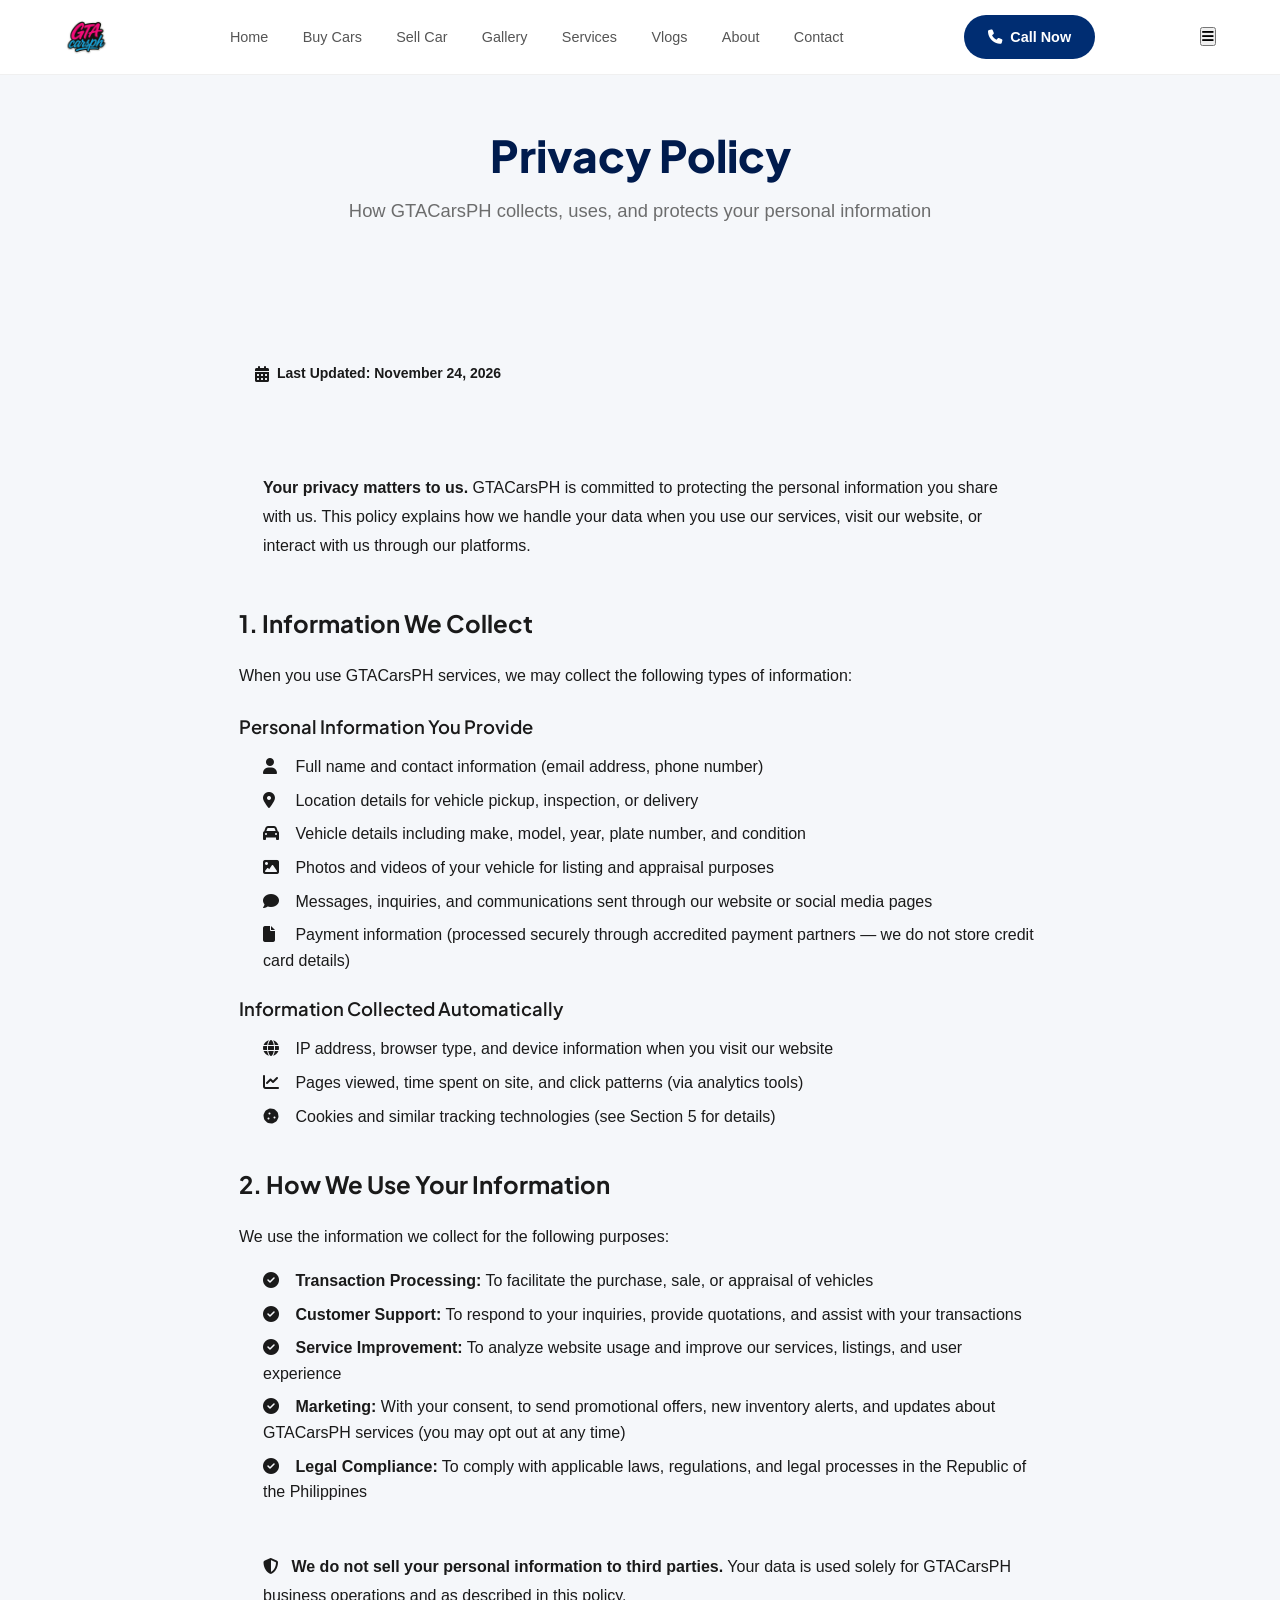
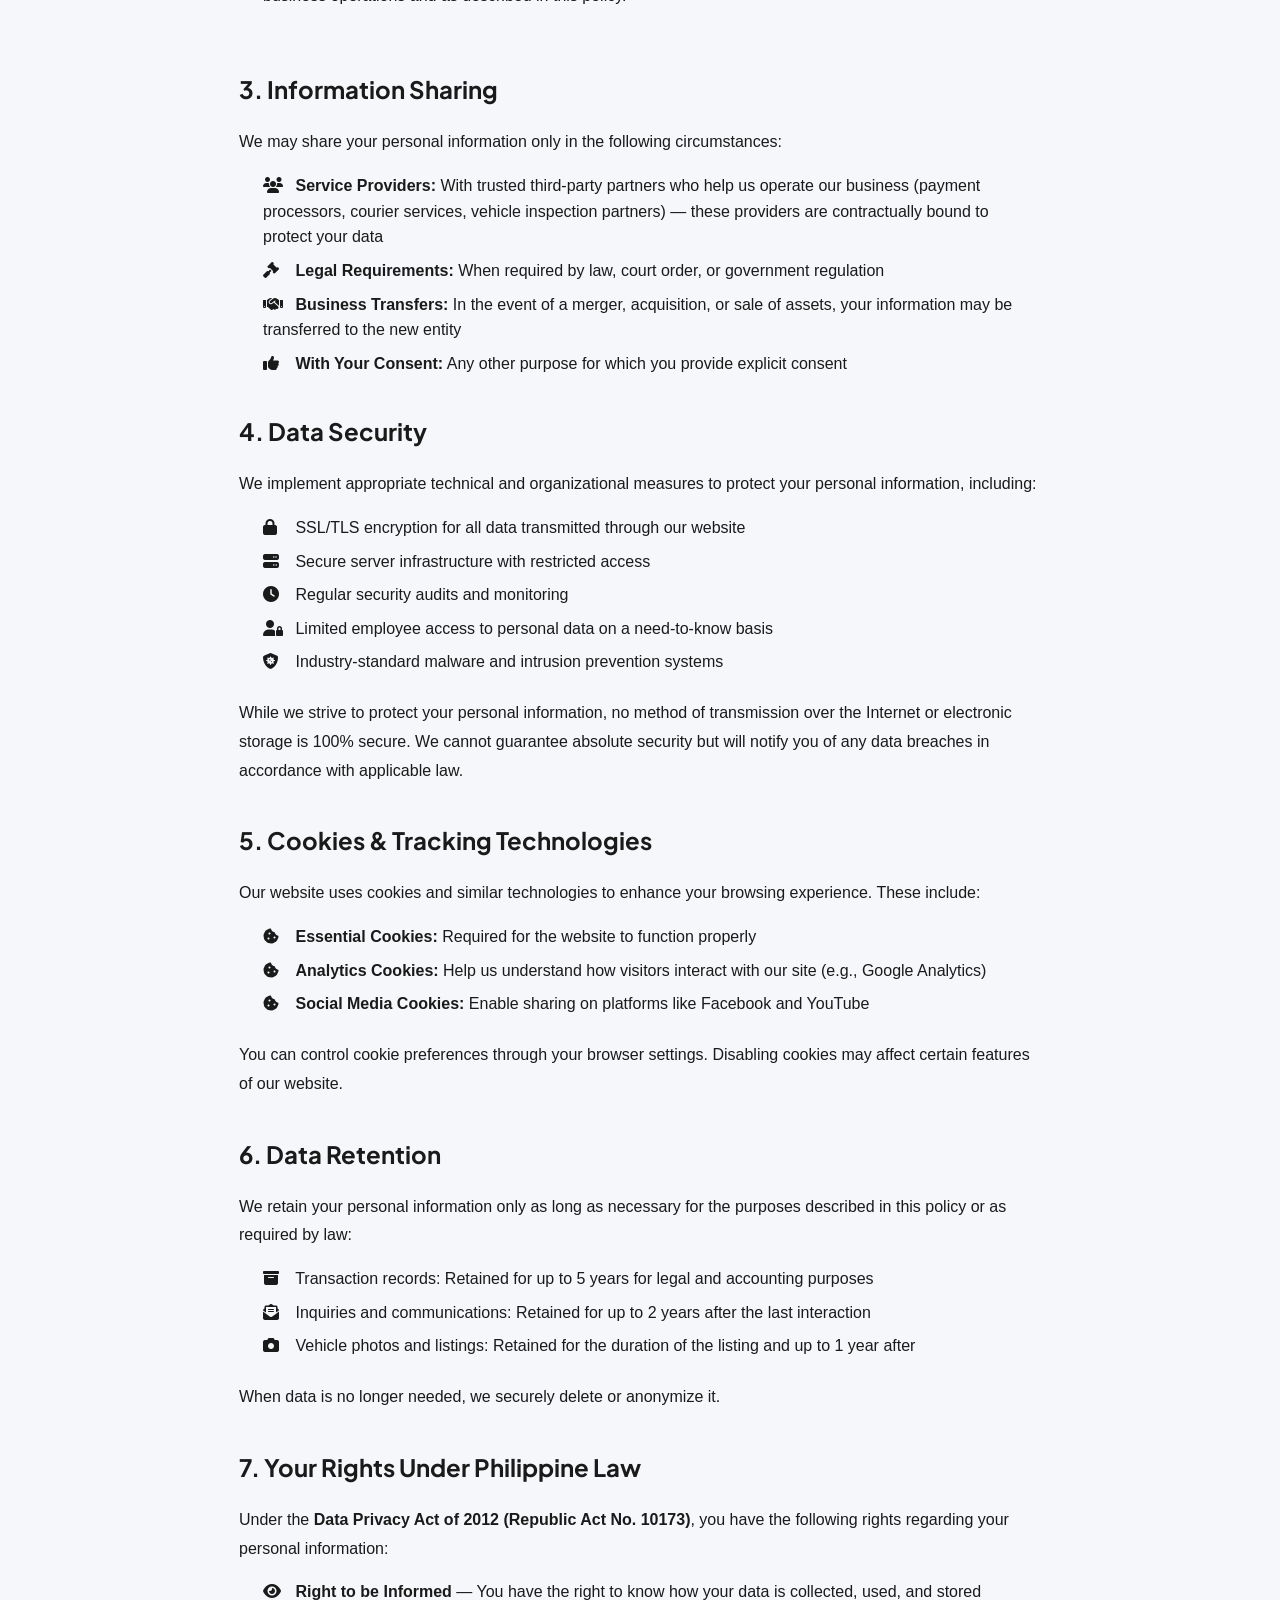
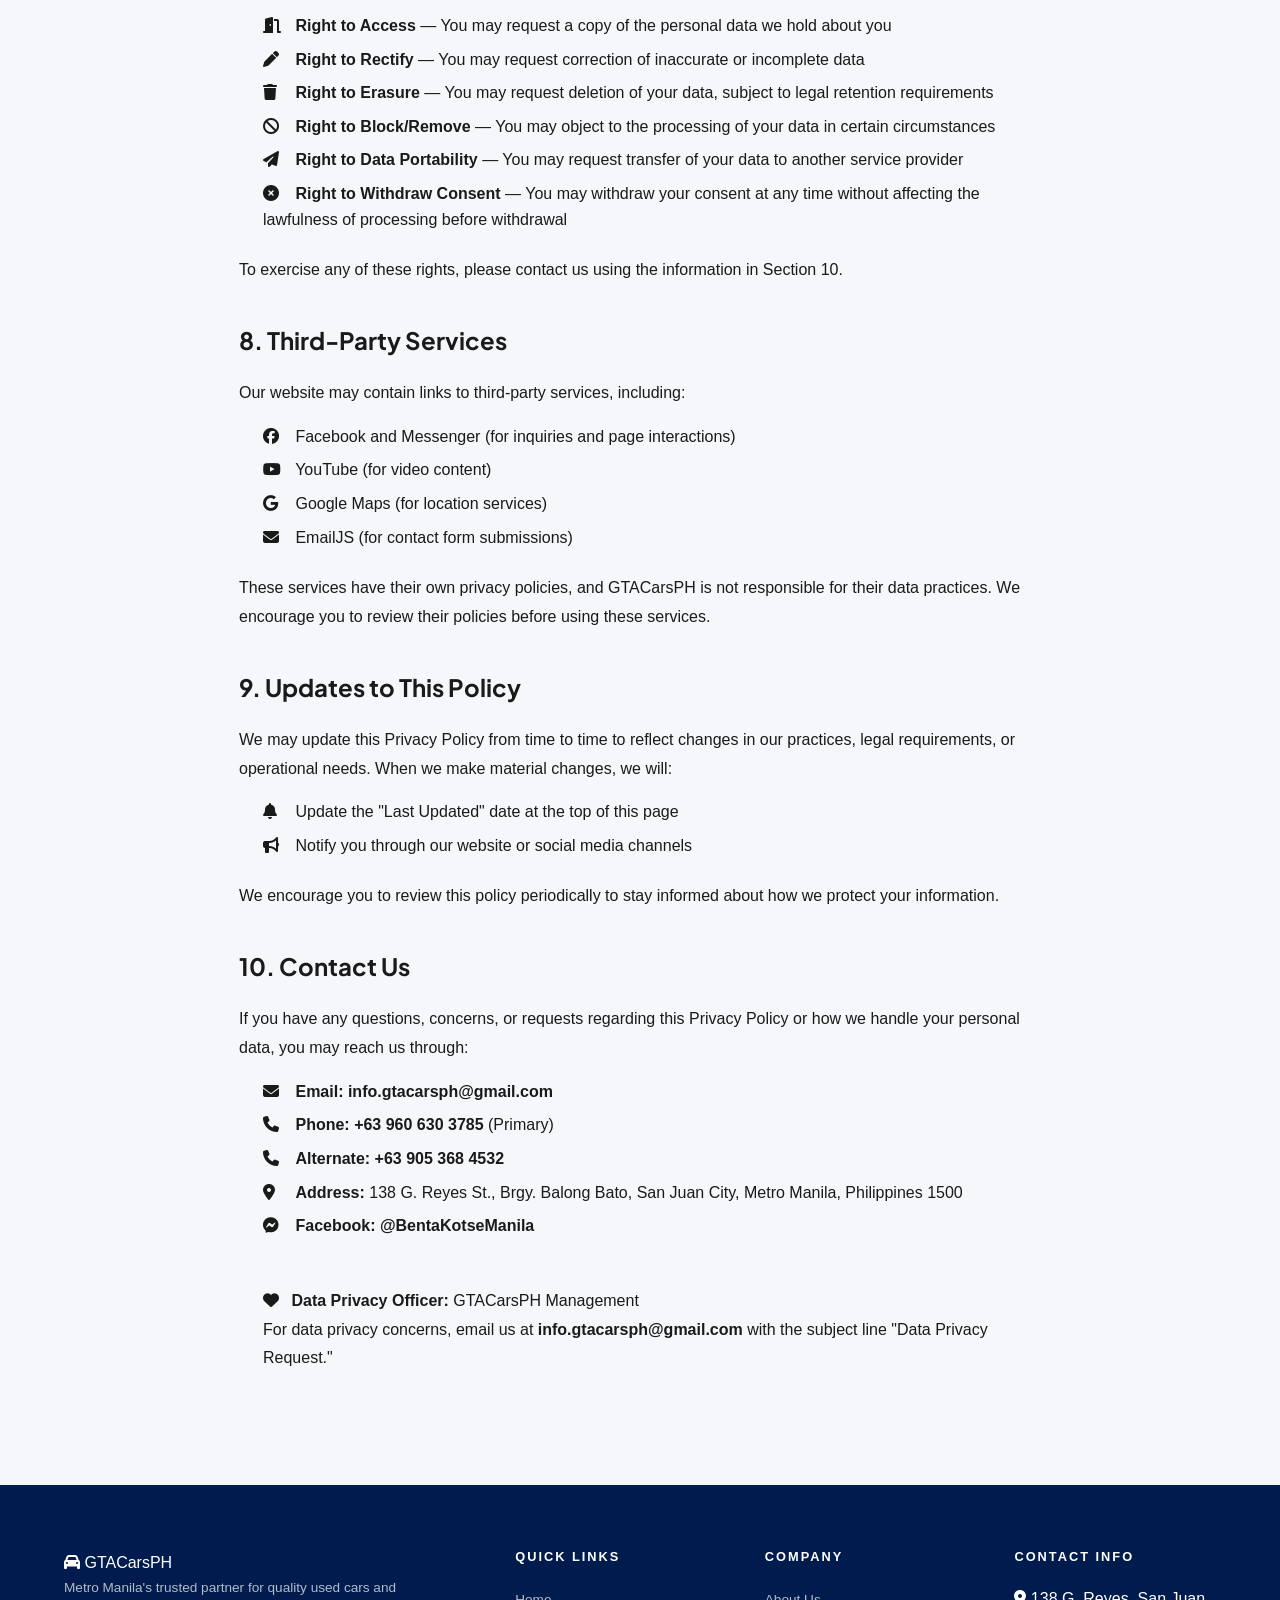
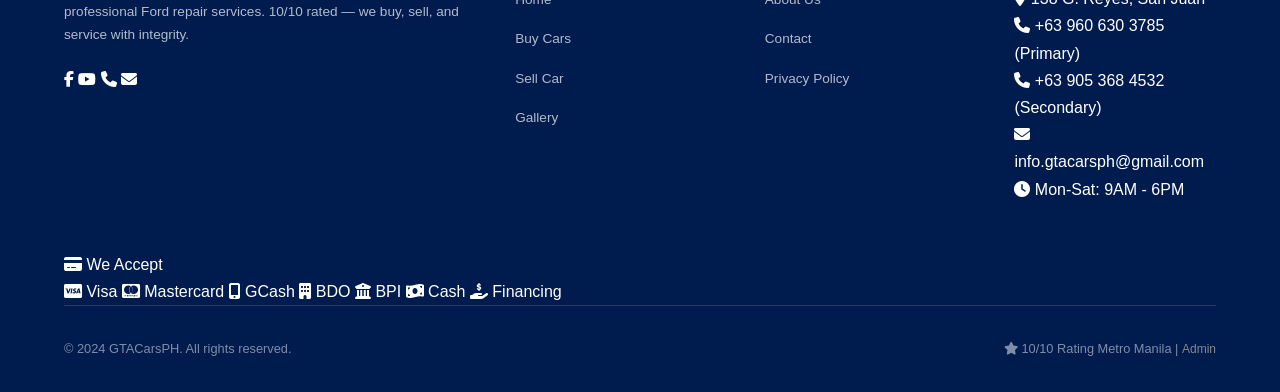
<file: privacy-policy.html>
<!DOCTYPE html>
<html lang="en">
<head>
    <meta charset="UTF-8">
    <meta name="viewport" content="width=device-width, initial-scale=1.0">
    <title>Privacy Policy | GTACarsPH - Data Protection & Terms</title>
    <meta name="description" content="GTACarsPH privacy policy. Learn how we collect, use, and protect your personal information when you buy or sell cars through our platform.">
    <link rel="canonical" href="https://gtacarsph.com/privacy-policy.html">
    <meta property="og:title" content="Privacy Policy | GTACarsPH">
    <meta property="og:description" content="Learn how GTACarsPH collects, uses, and protects your personal information.">
    <meta property="og:image" content="https://gtacarsph.github.io/logo.jpg">
    <meta property="og:url" content="https://gtacarsph.com/privacy-policy.html">
    <meta property="og:type" content="website">
    <meta name="twitter:card" content="summary_large_image">
    <meta name="twitter:title" content="Privacy Policy | GTACarsPH">
    <meta name="twitter:description" content="Learn how GTACarsPH collects, uses, and protects your personal information.">
    <link rel="icon" type="image/jpeg" href="logo.jpg">
    <link rel="shortcut icon" type="image/jpeg" href="logo.jpg">
    <link rel="apple-touch-icon" href="logo.jpg">
    <link rel="preconnect" href="https://fonts.googleapis.com">
    <link rel="preconnect" href="https://fonts.gstatic.com" crossorigin>
    <link href="https://fonts.googleapis.com/css2?family=Plus+Jakarta+Sans:wght@400;500;600;700;800&family=Inter:wght@400;500;600;700&display=swap" rel="stylesheet">
    <link rel="stylesheet" href="https://cdnjs.cloudflare.com/ajax/libs/font-awesome/6.5.0/css/all.min.css">
    <link rel="stylesheet" href="styles.css?v=5">
    <style>
        .page-banner {
            background: linear-gradient(135deg, var(--primary) 0%, var(--primary-dark) 100%);
            padding: 8rem 0 4rem;
            text-align: center;
            color: var(--white);
        }
        .page-banner h1 {
            font-family: 'Plus Jakarta Sans', sans-serif;
            font-size: 2.75rem;
            font-weight: 800;
            margin-bottom: .75rem;
        }
        .page-banner p {
            font-size: 1.15rem;
            opacity: .85;
            max-width: 600px;
            margin: 0 auto;
        }
        .page-content {
            padding: 4rem 0;
            background: var(--white);
        }
        .page-content .container {
            max-width: 850px;
        }
        .page-content h2 {
            font-family: 'Plus Jakarta Sans', sans-serif;
            font-size: 1.5rem;
            font-weight: 700;
            color: var(--gray-900);
            margin: 2.5rem 0 1rem;
            padding-bottom: .5rem;
            border-bottom: 2px solid var(--gray-100);
        }
        .page-content h2:first-of-type {
            margin-top: 0;
        }
        .page-content h3 {
            font-family: 'Plus Jakarta Sans', sans-serif;
            font-size: 1.15rem;
            font-weight: 600;
            color: var(--gray-800);
            margin: 1.5rem 0 .75rem;
        }
        .page-content p {
            color: var(--gray-600);
            font-size: 1rem;
            line-height: 1.8;
            margin-bottom: 1rem;
        }
        .page-content ul {
            margin: 1rem 0 1.5rem 1.5rem;
            color: var(--gray-600);
        }
        .page-content ul li {
            margin-bottom: .5rem;
            line-height: 1.6;
        }
        .page-content ul li i {
            color: var(--primary);
            width: 20px;
            margin-right: .5rem;
        }
        .page-content .highlight-box {
            background: var(--gray-50);
            border-left: 4px solid var(--primary);
            padding: 1.5rem;
            border-radius: 0 12px 12px 0;
            margin: 1.5rem 0;
        }
        .page-content .highlight-box p {
            margin-bottom: 0;
        }
        .page-content .last-updated {
            display: inline-flex;
            align-items: center;
            gap: .5rem;
            background: var(--primary-50);
            color: var(--primary);
            padding: .5rem 1rem;
            border-radius: 50px;
            font-size: .875rem;
            font-weight: 600;
            margin-bottom: 2rem;
        }
        .page-content .last-updated i {
            font-size: 1rem;
        }
        @media (max-width: 768px) {
            .page-banner { padding: 6rem 0 3rem; }
            .page-banner h1 { font-size: 2rem; }
            .page-content h2 { font-size: 1.3rem; }
        }
    </style>
</head>
<body>
    <!-- Desktop Navigation -->
    <nav class="navbar" id="navbar">
        <div class="container">
            <a href="index.html" class="logo">
                <img src="logo.jpg?v=3" alt="GTACarsPH Logo" style="height:45px;width:auto;border-radius:8px">
            </a>
            <ul class="nav-links" id="navMenu">
                <li><a href="index.html">Home</a></li>
                <li><a href="cars-for-sale.html">Buy Cars</a></li>
                <li><a href="sell-car.html">Sell Car</a></li>
                <li><a href="gallery.html">Gallery</a></li>
                <li><a href="index.html#services">Services</a></li>
                <li><a href="index.html#vlogs">Vlogs</a></li>
                <li><a href="index.html#about">About</a></li>
                <li><a href="index.html#contact">Contact</a></li>
            </ul>
            <a href="tel:+639****3785" class="btn btn-primary nav-cta">
                <i class="fas fa-phone"></i>
                <span>Call Now</span>
            </a>
            <button class="nav-toggle" id="navToggle" aria-label="Toggle menu">
                <i class="fas fa-bars"></i>
            </button>
        </div>
    </nav>

    <!-- Page Banner -->
    <section class="page-banner">
        <div class="container">
            <h1>Privacy Policy</h1>
            <p>How GTACarsPH collects, uses, and protects your personal information</p>
        </div>
    </section>

    <!-- Privacy Policy Content -->
    <section class="page-content">
        <div class="container">
            <div class="last-updated">
                <i class="fas fa-calendar-alt"></i> Last Updated: November 24, 2026
            </div>

            <div class="highlight-box">
                <p><strong>Your privacy matters to us.</strong> GTACarsPH is committed to protecting the personal information you share with us. This policy explains how we handle your data when you use our services, visit our website, or interact with us through our platforms.</p>
            </div>

            <h2>1. Information We Collect</h2>
            <p>When you use GTACarsPH services, we may collect the following types of information:</p>
            <h3>Personal Information You Provide</h3>
            <ul>
                <li><i class="fas fa-user"></i> Full name and contact information (email address, phone number)</li>
                <li><i class="fas fa-map-marker-alt"></i> Location details for vehicle pickup, inspection, or delivery</li>
                <li><i class="fas fa-car"></i> Vehicle details including make, model, year, plate number, and condition</li>
                <li><i class="fas fa-image"></i> Photos and videos of your vehicle for listing and appraisal purposes</li>
                <li><i class="fas fa-comment"></i> Messages, inquiries, and communications sent through our website or social media pages</li>
                <li><i class="fas fa-file"></i> Payment information (processed securely through accredited payment partners — we do not store credit card details)</li>
            </ul>

            <h3>Information Collected Automatically</h3>
            <ul>
                <li><i class="fas fa-globe"></i> IP address, browser type, and device information when you visit our website</li>
                <li><i class="fas fa-chart-line"></i> Pages viewed, time spent on site, and click patterns (via analytics tools)</li>
                <li><i class="fas fa-cookie"></i> Cookies and similar tracking technologies (see Section 5 for details)</li>
            </ul>

            <h2>2. How We Use Your Information</h2>
            <p>We use the information we collect for the following purposes:</p>
            <ul>
                <li><i class="fas fa-check-circle"></i> <strong>Transaction Processing:</strong> To facilitate the purchase, sale, or appraisal of vehicles</li>
                <li><i class="fas fa-check-circle"></i> <strong>Customer Support:</strong> To respond to your inquiries, provide quotations, and assist with your transactions</li>
                <li><i class="fas fa-check-circle"></i> <strong>Service Improvement:</strong> To analyze website usage and improve our services, listings, and user experience</li>
                <li><i class="fas fa-check-circle"></i> <strong>Marketing:</strong> With your consent, to send promotional offers, new inventory alerts, and updates about GTACarsPH services (you may opt out at any time)</li>
                <li><i class="fas fa-check-circle"></i> <strong>Legal Compliance:</strong> To comply with applicable laws, regulations, and legal processes in the Republic of the Philippines</li>
            </ul>

            <div class="highlight-box">
                <p><i class="fas fa-shield-alt" style="color:var(--primary);margin-right:.5rem;"></i> <strong>We do not sell your personal information to third parties.</strong> Your data is used solely for GTACarsPH business operations and as described in this policy.</p>
            </div>

            <h2>3. Information Sharing</h2>
            <p>We may share your personal information only in the following circumstances:</p>
            <ul>
                <li><i class="fas fa-users"></i> <strong>Service Providers:</strong> With trusted third-party partners who help us operate our business (payment processors, courier services, vehicle inspection partners) — these providers are contractually bound to protect your data</li>
                <li><i class="fas fa-gavel"></i> <strong>Legal Requirements:</strong> When required by law, court order, or government regulation</li>
                <li><i class="fas fa-handshake"></i> <strong>Business Transfers:</strong> In the event of a merger, acquisition, or sale of assets, your information may be transferred to the new entity</li>
                <li><i class="fas fa-thumbs-up"></i> <strong>With Your Consent:</strong> Any other purpose for which you provide explicit consent</li>
            </ul>

            <h2>4. Data Security</h2>
            <p>We implement appropriate technical and organizational measures to protect your personal information, including:</p>
            <ul>
                <li><i class="fas fa-lock"></i> SSL/TLS encryption for all data transmitted through our website</li>
                <li><i class="fas fa-server"></i> Secure server infrastructure with restricted access</li>
                <li><i class="fas fa-clock"></i> Regular security audits and monitoring</li>
                <li><i class="fas fa-user-lock"></i> Limited employee access to personal data on a need-to-know basis</li>
                <li><i class="fas fa-shield-virus"></i> Industry-standard malware and intrusion prevention systems</li>
            </ul>
            <p>While we strive to protect your personal information, no method of transmission over the Internet or electronic storage is 100% secure. We cannot guarantee absolute security but will notify you of any data breaches in accordance with applicable law.</p>

            <h2>5. Cookies & Tracking Technologies</h2>
            <p>Our website uses cookies and similar technologies to enhance your browsing experience. These include:</p>
            <ul>
                <li><i class="fas fa-cookie-bite"></i> <strong>Essential Cookies:</strong> Required for the website to function properly</li>
                <li><i class="fas fa-cookie-bite"></i> <strong>Analytics Cookies:</strong> Help us understand how visitors interact with our site (e.g., Google Analytics)</li>
                <li><i class="fas fa-cookie-bite"></i> <strong>Social Media Cookies:</strong> Enable sharing on platforms like Facebook and YouTube</li>
            </ul>
            <p>You can control cookie preferences through your browser settings. Disabling cookies may affect certain features of our website.</p>

            <h2>6. Data Retention</h2>
            <p>We retain your personal information only as long as necessary for the purposes described in this policy or as required by law:</p>
            <ul>
                <li><i class="fas fa-archive"></i> Transaction records: Retained for up to 5 years for legal and accounting purposes</li>
                <li><i class="fas fa-envelope-open-text"></i> Inquiries and communications: Retained for up to 2 years after the last interaction</li>
                <li><i class="fas fa-camera"></i> Vehicle photos and listings: Retained for the duration of the listing and up to 1 year after</li>
            </ul>
            <p>When data is no longer needed, we securely delete or anonymize it.</p>

            <h2>7. Your Rights Under Philippine Law</h2>
            <p>Under the <strong>Data Privacy Act of 2012 (Republic Act No. 10173)</strong>, you have the following rights regarding your personal information:</p>
            <ul>
                <li><i class="fas fa-eye"></i> <strong>Right to be Informed</strong> — You have the right to know how your data is collected, used, and stored</li>
                <li><i class="fas fa-door-open"></i> <strong>Right to Access</strong> — You may request a copy of the personal data we hold about you</li>
                <li><i class="fas fa-pen"></i> <strong>Right to Rectify</strong> — You may request correction of inaccurate or incomplete data</li>
                <li><i class="fas fa-trash"></i> <strong>Right to Erasure</strong> — You may request deletion of your data, subject to legal retention requirements</li>
                <li><i class="fas fa-ban"></i> <strong>Right to Block/Remove</strong> — You may object to the processing of your data in certain circumstances</li>
                <li><i class="fas fa-paper-plane"></i> <strong>Right to Data Portability</strong> — You may request transfer of your data to another service provider</li>
                <li><i class="fas fa-times-circle"></i> <strong>Right to Withdraw Consent</strong> — You may withdraw your consent at any time without affecting the lawfulness of processing before withdrawal</li>
            </ul>
            <p>To exercise any of these rights, please contact us using the information in Section 10.</p>

            <h2>8. Third-Party Services</h2>
            <p>Our website may contain links to third-party services, including:</p>
            <ul>
                <li><i class="fab fa-facebook"></i> Facebook and Messenger (for inquiries and page interactions)</li>
                <li><i class="fab fa-youtube"></i> YouTube (for video content)</li>
                <li><i class="fab fa-google"></i> Google Maps (for location services)</li>
                <li><i class="fas fa-envelope"></i> EmailJS (for contact form submissions)</li>
            </ul>
            <p>These services have their own privacy policies, and GTACarsPH is not responsible for their data practices. We encourage you to review their policies before using these services.</p>

            <h2>9. Updates to This Policy</h2>
            <p>We may update this Privacy Policy from time to time to reflect changes in our practices, legal requirements, or operational needs. When we make material changes, we will:</p>
            <ul>
                <li><i class="fas fa-bell"></i> Update the "Last Updated" date at the top of this page</li>
                <li><i class="fas fa-bullhorn"></i> Notify you through our website or social media channels</li>
            </ul>
            <p>We encourage you to review this policy periodically to stay informed about how we protect your information.</p>

            <h2>10. Contact Us</h2>
            <p>If you have any questions, concerns, or requests regarding this Privacy Policy or how we handle your personal data, you may reach us through:</p>
            <ul>
                <li><i class="fas fa-envelope"></i> <strong>Email:</strong> <a href="mailto:info.gtacarsph@gmail.com" style="color:var(--primary);font-weight:600;">info.gtacarsph@gmail.com</a></li>
                <li><i class="fas fa-phone"></i> <strong>Phone:</strong> <a href="tel:+63906303785" style="color:var(--primary);font-weight:600;">+63 960 630 3785</a> (Primary)</li>
                <li><i class="fas fa-phone"></i> <strong>Alternate:</strong> <a href="tel:+639053684532" style="color:var(--primary);font-weight:600;">+63 905 368 4532</a></li>
                <li><i class="fas fa-map-marker-alt"></i> <strong>Address:</strong> 138 G. Reyes St., Brgy. Balong Bato, San Juan City, Metro Manila, Philippines 1500</li>
                <li><i class="fab fa-facebook-messenger"></i> <strong>Facebook:</strong> <a href="https://facebook.com/BentaKotseManila" target="_blank" style="color:var(--primary);font-weight:600;">@BentaKotseManila</a></li>
            </ul>

            <div class="highlight-box" style="border-left-color: var(--accent);">
                <p><i class="fas fa-heart" style="color:var(--accent);margin-right:.5rem;"></i> <strong>Data Privacy Officer:</strong> GTACarsPH Management <br>For data privacy concerns, email us at <a href="mailto:info.gtacarsph@gmail.com" style="color:var(--primary);font-weight:600;">info.gtacarsph@gmail.com</a> with the subject line "Data Privacy Request."</p>
            </div>
        </div>
    </section>

    <!-- Footer Section -->
    <footer class="footer">
        <div class="container">
            <div class="footer-grid">
                <div class="footer-brand">
                    <div class="footer-logo">
                        <i class="fas fa-car"></i>
                        <span>GTACars</span>PH
                    </div>
                    <p>Metro Manila's trusted partner for quality used cars and professional Ford repair services. 10/10 rated — we buy, sell, and service with integrity.</p>
                    <div class="social">
                        <a href="https://facebook.com/BentaKotseManila" target="_blank" aria-label="Facebook"><i class="fab fa-facebook-f"></i></a>
                        <a href="https://youtube.com/@RaffaGTACARS" target="_blank" aria-label="YouTube"><i class="fab fa-youtube"></i></a>
                        <a href="tel:+63906303785" aria-label="Phone"><i class="fas fa-phone"></i></a>
                        <a href="mailto:info.gtacarsph@gmail.com" aria-label="Email"><i class="fas fa-envelope"></i></a>
                    </div>
                </div>
                <div class="footer-links">
                    <h4>Quick Links</h4>
                    <ul>
                        <li><a href="index.html">Home</a></li>
                        <li><a href="cars-for-sale.html">Buy Cars</a></li>
                        <li><a href="sell-car.html">Sell Car</a></li>
                        <li><a href="gallery.html">Gallery</a></li>
                    </ul>
                </div>
                <div class="footer-links">
                    <h4>Company</h4>
                    <ul>
                        <li><a href="index.html#about">About Us</a></li>
                        <li><a href="index.html#contact">Contact</a></li>
                        <li><a href="privacy-policy.html">Privacy Policy</a></li>
                    </ul>
                </div>
                <div class="footer-contact">
                    <h4>Contact Info</h4>
                    <p><i class="fas fa-map-marker-alt"></i> 138 G. Reyes, San Juan</p>
                    <p><i class="fas fa-phone"></i> +63 960 630 3785 (Primary)</p>
                    <p><i class="fas fa-phone"></i> +63 905 368 4532 (Secondary)</p>
                    <p><i class="fas fa-envelope"></i> <a href="mailto:info.gtacarsph@gmail.com">info.gtacarsph@gmail.com</a></p>
                    <p><i class="fas fa-clock"></i> Mon-Sat: 9AM - 6PM</p>
                </div>
            </div>
            <!-- Payment Methods -->
            <div class="payment-methods">
                <p class="payment-title"><i class="fas fa-credit-card"></i> We Accept</p>
                <div class="payment-logos">
                    <span class="payment-badge visa"><i class="fab fa-cc-visa"></i> Visa</span>
                    <span class="payment-badge mastercard"><i class="fab fa-cc-mastercard"></i> Mastercard</span>
                    <span class="payment-badge gcash"><i class="fas fa-mobile-alt"></i> GCash</span>
                    <span class="payment-badge bdo"><i class="fas fa-building"></i> BDO</span>
                    <span class="payment-badge bpi"><i class="fas fa-university"></i> BPI</span>
                    <span class="payment-badge cash"><i class="fas fa-money-bill-wave"></i> Cash</span>
                    <span class="payment-badge financing"><i class="fas fa-hand-holding-usd"></i> Financing</span>
                </div>
            </div>
            
            <div class="footer-bottom">
                <p>&copy; 2024 GTACarsPH. All rights reserved.</p>
                <p class="rating"><i class="fas fa-star"></i> 10/10 Rating Metro Manila | <a href="admin-login.html" style="color:#888;text-decoration:none;font-size:12px;">Admin</a></p>
            </div>
        </div>
    </footer>

    <script src="script.js?v=4"></script>
</body>
</html>
</file>
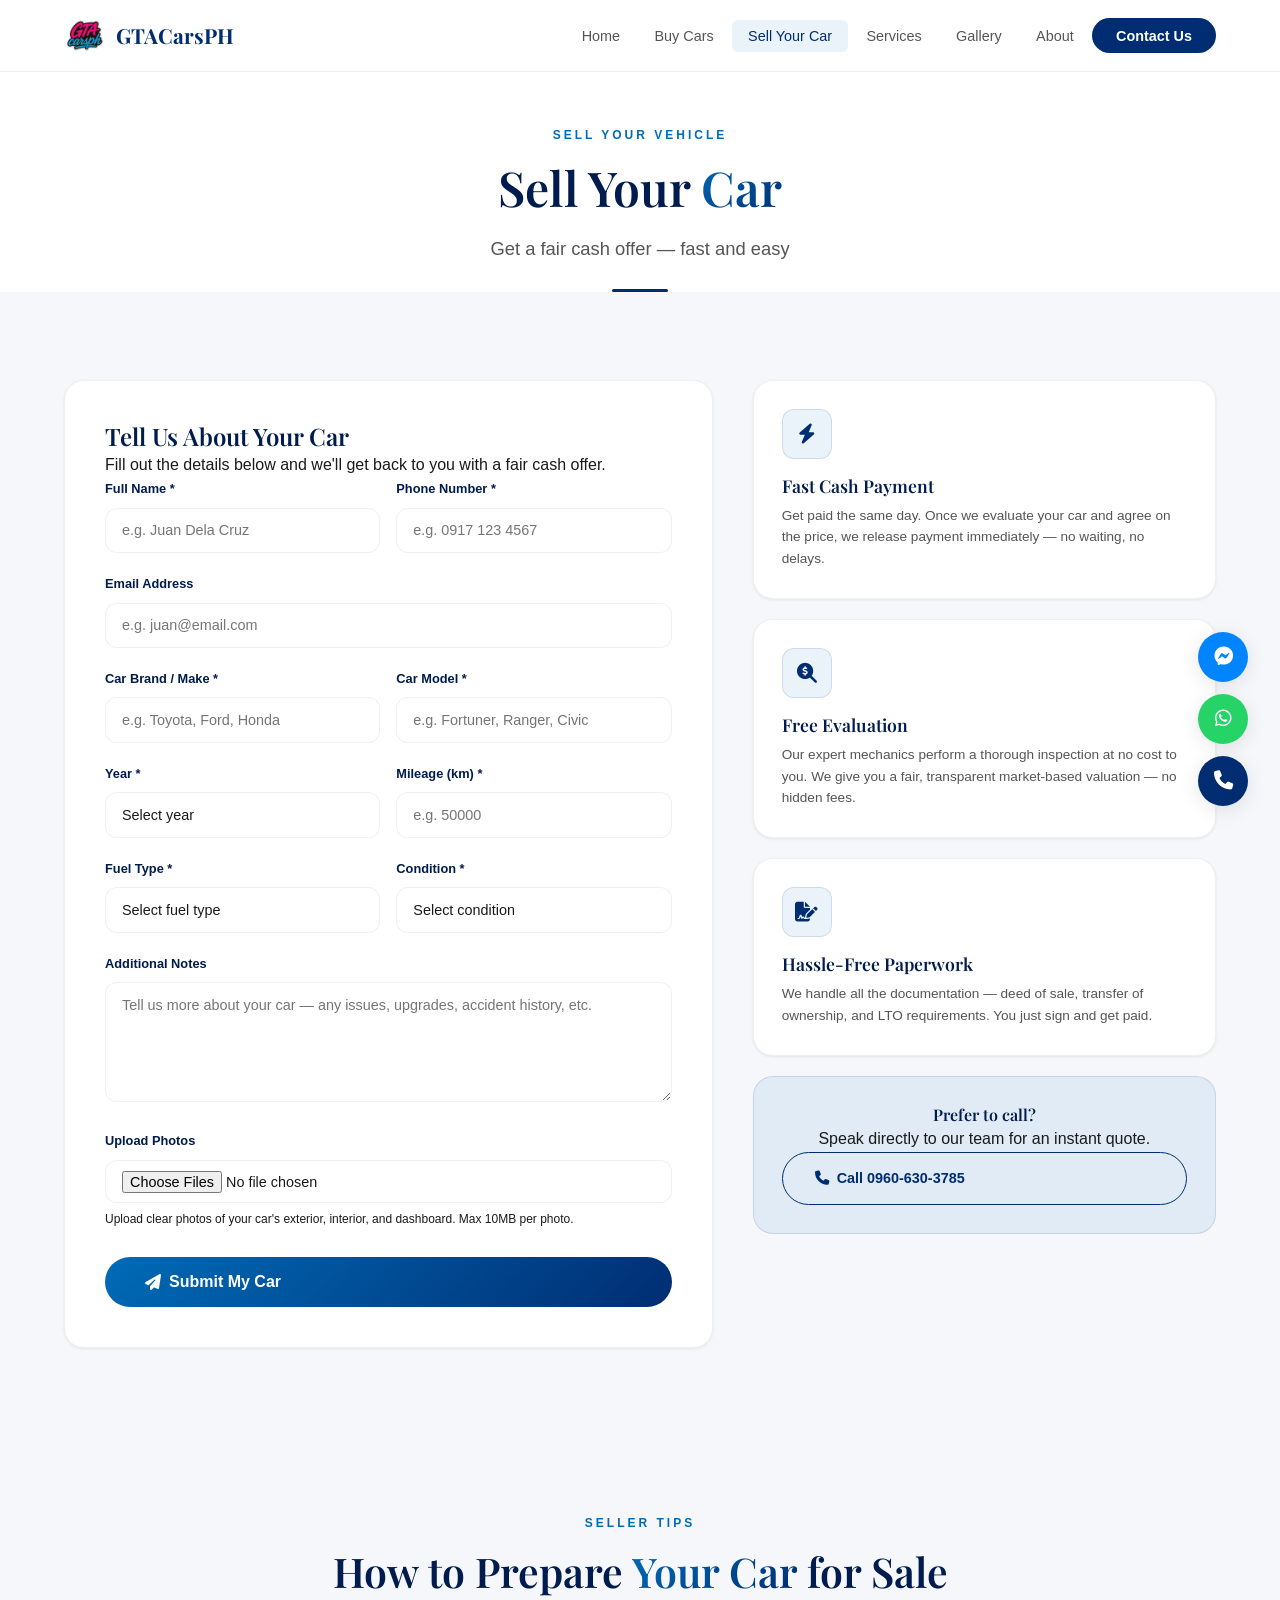
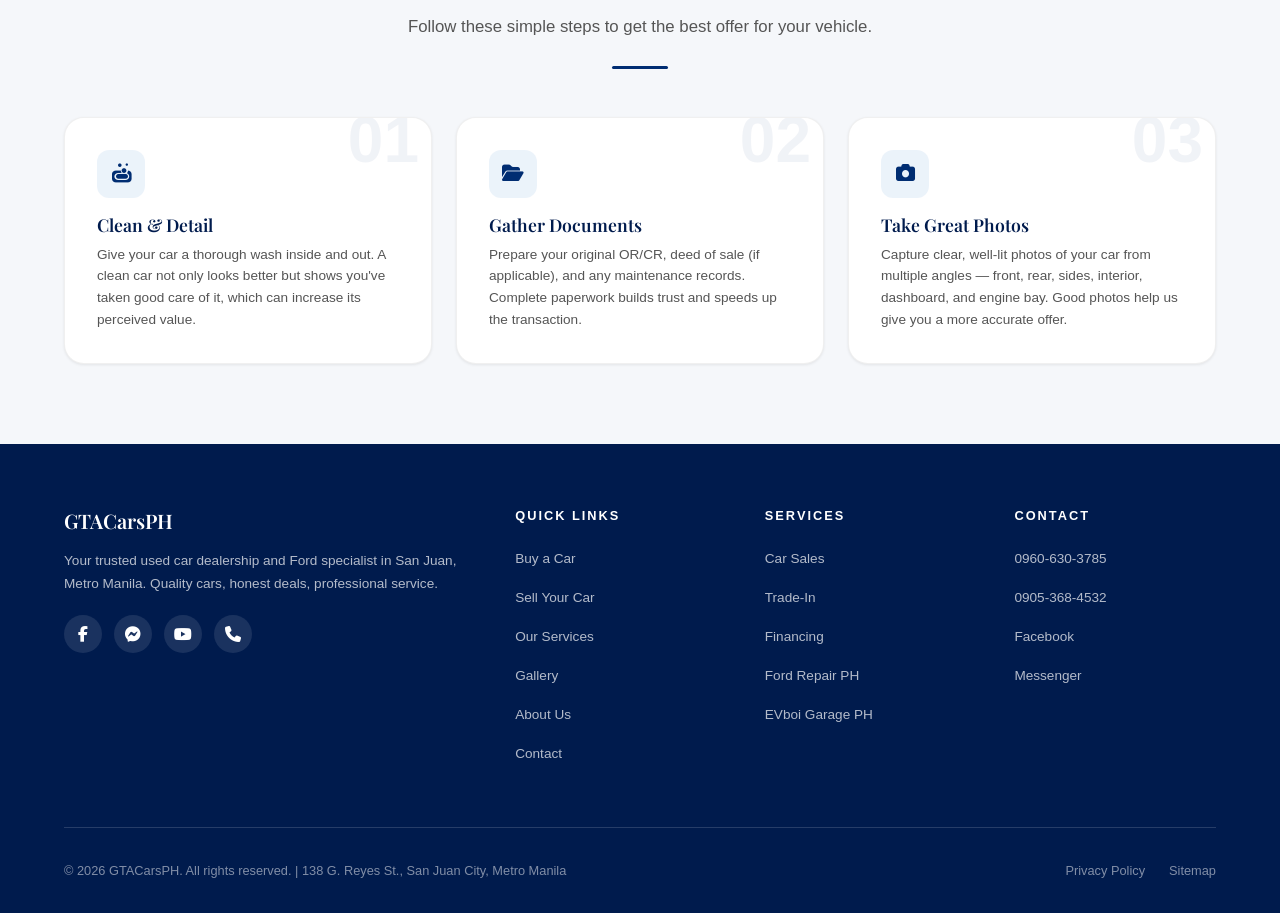
<file: sell-car.html>
<!DOCTYPE html>
<html lang="en">
<head>
  <meta charset="UTF-8">
  <meta name="viewport" content="width=device-width, initial-scale=1.0">
  <title>Sell Your Car | GTACarsPH — Get a Fair Cash Offer, San Juan Metro Manila</title>
  <meta name="description" content="Sell your car fast to GTACarsPH in San Juan, Metro Manila. Free evaluation, fair cash offer, hassle-free paperwork. We buy any brand — call 0960-630-3785 today!">
  <link rel="canonical" href="https://gtacarsph.com/sell-car.html">
  <meta property="og:title" content="Sell Your Car | GTACarsPH — Fast Cash Offer">
  <meta property="og:description" content="Get a fair cash offer for your car — fast and easy. Free evaluation, same-day payment. We buy any brand in Metro Manila.">
  <meta property="og:image" content="https://gtacarsph.com/logo.jpg">
  <meta property="og:url" content="https://gtacarsph.com/sell-car.html">
  <meta property="og:type" content="website">
  <meta property="og:locale" content="en_PH">
  <meta name="twitter:card" content="summary_large_image">
  <meta name="twitter:title" content="Sell Your Car | GTACarsPH — Fast Cash Offer">
  <meta name="twitter:description" content="Get a fair cash offer for your car — fast and easy. Free evaluation, same-day payment. We buy any brand.">
  <meta name="twitter:image" content="https://gtacarsph.com/logo.jpg">
  <link rel="icon" type="image/jpeg" href="logo.jpg">
  <link rel="shortcut icon" type="image/jpeg" href="logo.jpg">
  <link rel="apple-touch-icon" href="logo.jpg">
  <link rel="preconnect" href="https://fonts.googleapis.com">
  <link rel="preconnect" href="https://fonts.gstatic.com" crossorigin>
  <link href="https://fonts.googleapis.com/css2?family=Playfair+Display:wght@500;600;700&family=Inter:wght@400;500;600;700&display=swap" rel="stylesheet">
  <link rel="stylesheet" href="https://cdnjs.cloudflare.com/ajax/libs/font-awesome/6.5.0/css/all.min.css">
  <link rel="stylesheet" href="styles.css?v=5">
  <script type="application/ld+json">
  {
    "@context": "https://schema.org",
    "@type": "WebPage",
    "name": "Sell Your Car — GTACarsPH",
    "description": "Sell your car fast to GTACarsPH. Free evaluation, fair cash offer, hassle-free paperwork.",
    "url": "https://gtacarsph.com/sell-car.html",
    "isPartOf": {
      "@type": "AutoDealer",
      "name": "GTACarsPH",
      "url": "https://gtacarsph.com"
    },
    "about": {
      "@type": "Service",
      "name": "Car Selling Service",
      "provider": {
        "@type": "AutoDealer",
        "name": "GTACarsPH"
      },
      "areaServed": "Metro Manila",
      "serviceType": "Vehicle Appraisal and Purchase"
    },
    "mainEntity": {
      "@type": "Service",
      "name": "Sell Your Car to GTACarsPH",
      "description": "Get a fair cash offer for your vehicle. Fast assessment, hassle-free process, same-day payment. We buy any brand — Japanese, Korean, American, European.",
      "provider": {
        "@type": "AutoDealer",
        "name": "GTACarsPH",
        "address": {
          "@type": "PostalAddress",
          "streetAddress": "138 G. Reyes St., Brgy. Balong Bato",
          "addressLocality": "San Juan City",
          "addressRegion": "Metro Manila",
          "postalCode": "1500",
          "addressCountry": "PH"
        },
        "telephone": ["+63-960-630-3785", "+63-905-368-4532"],
        "url": "https://gtacarsph.com"
      },
      "offers": {
        "@type": "Offer",
        "priceCurrency": "PHP",
        "availability": "https://schema.org/InStock"
      }
    }
  }
  </script>
</head>
<body>

  <!-- ========== NAVIGATION ========== -->
  <nav class="navbar" id="navbar">
    <div class="container">
      <a href="index.html" class="logo">
        <img src="logo.jpg?v=3" alt="GTACarsPH Logo" class="logo-img">
        <span>GTACarsPH</span>
      </a>
      <button class="menu-toggle" aria-label="Toggle menu">
        <span></span>
        <span></span>
        <span></span>
      </button>
      <ul class="nav-links" id="navMenu">
        <li><a href="index.html">Home</a></li>
        <li><a href="cars-for-sale.html">Buy Cars</a></li>
        <li><a href="sell-car.html" class="active">Sell Your Car</a></li>
        <li><a href="services.html">Services</a></li>
        <li><a href="gallery.html">Gallery</a></li>
        <li><a href="about.html">About</a></li>
        <li><a href="contact.html" class="nav-cta">Contact Us</a></li>
      </ul>
    </div>
  </nav>

  <!-- ========== PAGE BANNER ========== -->
  <section class="section" style="padding-top: calc(var(--nav-height) + 3rem); padding-bottom: 0;">
    <div class="container">
      <div class="section-header centered" style="margin-bottom: 0.5rem;">
        <span class="section-label">Sell Your Vehicle</span>
        <h1 class="section-title" style="font-size: 3rem;">Sell Your <span class="gold-text">Car</span></h1>
        <p class="section-subtitle" style="font-size: 1.15rem; max-width: 600px; margin: 0 auto;">Get a fair cash offer — fast and easy</p>
        <div class="section-divider"></div>
      </div>
    </div>
  </section>

  <!-- ========== SELL FORM + WHY SELL TO US ========== -->
  <section class="section">
    <div class="container">
      <div class="sell-layout">

        <!-- LEFT COLUMN: Form -->
        <div class="form-card">
          <h2 class="form-card-title" style="font-family: var(--font-heading);">Tell Us About Your Car</h2>
          <p class="form-card-subtitle">Fill out the details below and we'll get back to you with a fair cash offer.</p>

          <form id="sellForm" novalidate>
            <div class="form-row">
              <div class="form-group">
                <label for="name" class="form-label">Full Name <span style="color: var(--clr-gold);">*</span></label>
                <input type="text" id="name" name="name" class="form-input" placeholder="e.g. Juan Dela Cruz" required>
              </div>
              <div class="form-group">
                <label for="phone" class="form-label">Phone Number <span style="color: var(--clr-gold);">*</span></label>
                <input type="tel" id="phone" name="phone" class="form-input" placeholder="e.g. 0917 123 4567" required>
              </div>
            </div>

            <div class="form-group">
              <label for="email" class="form-label">Email Address</label>
              <input type="email" id="email" name="email" class="form-input" placeholder="e.g. juan@email.com">
            </div>

            <div class="form-row">
              <div class="form-group">
                <label for="brand" class="form-label">Car Brand / Make <span style="color: var(--clr-gold);">*</span></label>
                <input type="text" id="brand" name="brand" class="form-input" placeholder="e.g. Toyota, Ford, Honda" required>
              </div>
              <div class="form-group">
                <label for="model" class="form-label">Car Model <span style="color: var(--clr-gold);">*</span></label>
                <input type="text" id="model" name="model" class="form-input" placeholder="e.g. Fortuner, Ranger, Civic" required>
              </div>
            </div>

            <div class="form-row">
              <div class="form-group">
                <label for="year" class="form-label">Year <span style="color: var(--clr-gold);">*</span></label>
                <select id="year" name="year" class="form-select" required>
                  <option value="" disabled selected>Select year</option>
                  <option value="2025">2025</option>
                  <option value="2024">2024</option>
                  <option value="2023">2023</option>
                  <option value="2022">2022</option>
                  <option value="2021">2021</option>
                  <option value="2020">2020</option>
                  <option value="2019">2019</option>
                  <option value="2018">2018</option>
                  <option value="2017">2017</option>
                  <option value="2016">2016</option>
                  <option value="2015">2015</option>
                </select>
              </div>
              <div class="form-group">
                <label for="mileage" class="form-label">Mileage (km) <span style="color: var(--clr-gold);">*</span></label>
                <input type="number" id="mileage" name="mileage" class="form-input" placeholder="e.g. 50000" min="0" required>
              </div>
            </div>

            <div class="form-row">
              <div class="form-group">
                <label for="fuel" class="form-label">Fuel Type <span style="color: var(--clr-gold);">*</span></label>
                <select id="fuel" name="fuel" class="form-select" required>
                  <option value="" disabled selected>Select fuel type</option>
                  <option value="Gasoline">Gasoline</option>
                  <option value="Diesel">Diesel</option>
                  <option value="Electric">Electric</option>
                  <option value="Hybrid">Hybrid</option>
                </select>
              </div>
              <div class="form-group">
                <label for="condition" class="form-label">Condition <span style="color: var(--clr-gold);">*</span></label>
                <select id="condition" name="condition" class="form-select" required>
                  <option value="" disabled selected>Select condition</option>
                  <option value="Excellent">Excellent</option>
                  <option value="Good">Good</option>
                  <option value="Fair">Fair</option>
                </select>
              </div>
            </div>

            <div class="form-group">
              <label for="notes" class="form-label">Additional Notes</label>
              <textarea id="notes" name="notes" class="form-textarea" placeholder="Tell us more about your car — any issues, upgrades, accident history, etc."></textarea>
            </div>

            <div class="form-group">
              <label for="photos" class="form-label">Upload Photos</label>
              <input type="file" id="photos" name="photos" class="form-input" accept="image/*" multiple style="padding: 0.6rem 1rem;">
              <p style="font-size: 0.75rem; color: var(--clr-text-dim); margin-top: 0.35rem;">Upload clear photos of your car's exterior, interior, and dashboard. Max 10MB per photo.</p>
            </div>

            <button type="submit" class="btn btn-primary btn-lg" style="width: 100%; margin-top: 0.5rem;">
              <i class="fas fa-paper-plane"></i> Submit My Car
            </button>
          </form>
        </div>

        <!-- RIGHT COLUMN: Why Sell to Us + Info Cards -->
        <div class="sell-sidebar">

          <div class="sell-sidebar-card">
            <div class="sell-sidebar-icon"><i class="fas fa-bolt"></i></div>
            <h3>Fast Cash Payment</h3>
            <p>Get paid the same day. Once we evaluate your car and agree on the price, we release payment immediately — no waiting, no delays.</p>
          </div>

          <div class="sell-sidebar-card">
            <div class="sell-sidebar-icon"><i class="fas fa-search-dollar"></i></div>
            <h3>Free Evaluation</h3>
            <p>Our expert mechanics perform a thorough inspection at no cost to you. We give you a fair, transparent market-based valuation — no hidden fees.</p>
          </div>

          <div class="sell-sidebar-card">
            <div class="sell-sidebar-icon"><i class="fas fa-file-signature"></i></div>
            <h3>Hassle-Free Paperwork</h3>
            <p>We handle all the documentation — deed of sale, transfer of ownership, and LTO requirements. You just sign and get paid.</p>
          </div>

          <!-- CTA Mini -->
          <div class="sell-sidebar-cta">
            <h4>Prefer to call?</h4>
            <p>Speak directly to our team for an instant quote.</p>
            <a href="tel:+639****3785" class="btn btn-outline-gold" style="width: 100%;">
              <i class="fas fa-phone"></i> Call 0960-630-3785
            </a>
          </div>

        </div>
      </div>
    </div>
  </section>

  <!-- ========== TIPS: HOW TO PREPARE YOUR CAR ========== -->
  <section class="section" style="background: var(--clr-bg-secondary);">
    <div class="container">
      <div class="section-header centered">
        <span class="section-label">Seller Tips</span>
        <h2 class="section-title">How to Prepare <span class="gold-text">Your Car</span> for Sale</h2>
        <p class="section-subtitle">Follow these simple steps to get the best offer for your vehicle.</p>
        <div class="section-divider"></div>
      </div>
      <div class="tips-grid">
        <div class="tip-card animate-on-scroll">
          <div class="tip-number">01</div>
          <div class="tip-icon"><i class="fas fa-soap"></i></div>
          <h3>Clean & Detail</h3>
          <p>Give your car a thorough wash inside and out. A clean car not only looks better but shows you've taken good care of it, which can increase its perceived value.</p>
        </div>
        <div class="tip-card animate-on-scroll delay-1">
          <div class="tip-number">02</div>
          <div class="tip-icon"><i class="fas fa-folder-open"></i></div>
          <h3>Gather Documents</h3>
          <p>Prepare your original OR/CR, deed of sale (if applicable), and any maintenance records. Complete paperwork builds trust and speeds up the transaction.</p>
        </div>
        <div class="tip-card animate-on-scroll delay-2">
          <div class="tip-number">03</div>
          <div class="tip-icon"><i class="fas fa-camera"></i></div>
          <h3>Take Great Photos</h3>
          <p>Capture clear, well-lit photos of your car from multiple angles — front, rear, sides, interior, dashboard, and engine bay. Good photos help us give you a more accurate offer.</p>
        </div>
      </div>
    </div>
  </section>

  <!-- ========== FOOTER ========== -->
  <footer class="footer">
    <div class="container">
      <div class="footer-grid">
        <div class="footer-brand">
          <h3>GTACarsPH</h3>
          <p>Your trusted used car dealership and Ford specialist in San Juan, Metro Manila. Quality cars, honest deals, professional service.</p>
          <div class="footer-social">
            <a href="https://facebook.com/GTACARSPH" target="_blank" aria-label="Facebook"><i class="fab fa-facebook-f"></i></a>
            <a href="https://m.me/GTACARSPH" target="_blank" aria-label="Messenger"><i class="fab fa-facebook-messenger"></i></a>
            <a href="https://youtube.com/@RaffaGTACARS" target="_blank" aria-label="YouTube"><i class="fab fa-youtube"></i></a>
            <a href="tel:+639****3785" aria-label="Phone"><i class="fas fa-phone"></i></a>
          </div>
        </div>
        <div>
          <h4>Quick Links</h4>
          <ul class="footer-links">
            <li><a href="cars-for-sale.html">Buy a Car</a></li>
            <li><a href="sell-car.html">Sell Your Car</a></li>
            <li><a href="services.html">Our Services</a></li>
            <li><a href="gallery.html">Gallery</a></li>
            <li><a href="about.html">About Us</a></li>
            <li><a href="contact.html">Contact</a></li>
          </ul>
        </div>
        <div>
          <h4>Services</h4>
          <ul class="footer-links">
            <li><a href="services.html">Car Sales</a></li>
            <li><a href="services.html">Trade-In</a></li>
            <li><a href="services.html">Financing</a></li>
            <li><a href="https://facebook.com/FordRepairPH" target="_blank">Ford Repair PH</a></li>
            <li><a href="https://facebook.com/EVboiGaragePH" target="_blank">EVboi Garage PH</a></li>
          </ul>
        </div>
        <div>
          <h4>Contact</h4>
          <ul class="footer-links">
            <li><a href="tel:+639****3785">0960-630-3785</a></li>
            <li><a href="tel:+639****4532">0905-368-4532</a></li>
            <li><a href="https://facebook.com/GTACARSPH" target="_blank">Facebook</a></li>
            <li><a href="https://m.me/GTACARSPH" target="_blank">Messenger</a></li>
          </ul>
        </div>
      </div>
      <div class="footer-bottom">
        <p>&copy; 2026 GTACarsPH. All rights reserved. | 138 G. Reyes St., San Juan City, Metro Manila</p>
        <div class="footer-bottom-links">
          <a href="privacy-policy.html">Privacy Policy</a>
          <a href="sitemap.xml">Sitemap</a>
        </div>
      </div>
    </div>
  </footer>

  <!-- ========== FLOATING BUTTONS ========== -->
  <div class="floating-buttons">
    <a href="https://m.me/GTACARSPH" target="_blank" class="floating-btn floating-btn-messenger" aria-label="Message us on Messenger">
      <i class="fab fa-facebook-messenger"></i>
      <span class="tooltip">Message us</span>
    </a>
    <a href="https://wa.me/639606303785" target="_blank" class="floating-btn floating-btn-whatsapp" aria-label="Message us on WhatsApp">
      <i class="fab fa-whatsapp"></i>
      <span class="tooltip">WhatsApp</span>
    </a>
    <a href="tel:+639****3785" class="floating-btn floating-btn-phone" aria-label="Call us">
      <i class="fas fa-phone"></i>
      <span class="tooltip">Call now</span>
    </a>
    <button class="floating-btn back-to-top" aria-label="Back to top">
      <i class="fas fa-chevron-up"></i>
      <span class="tooltip">Back to top</span>
    </button>
  </div>

  <script src="script.js?v=5"></script>
</body>
</html>
</file>
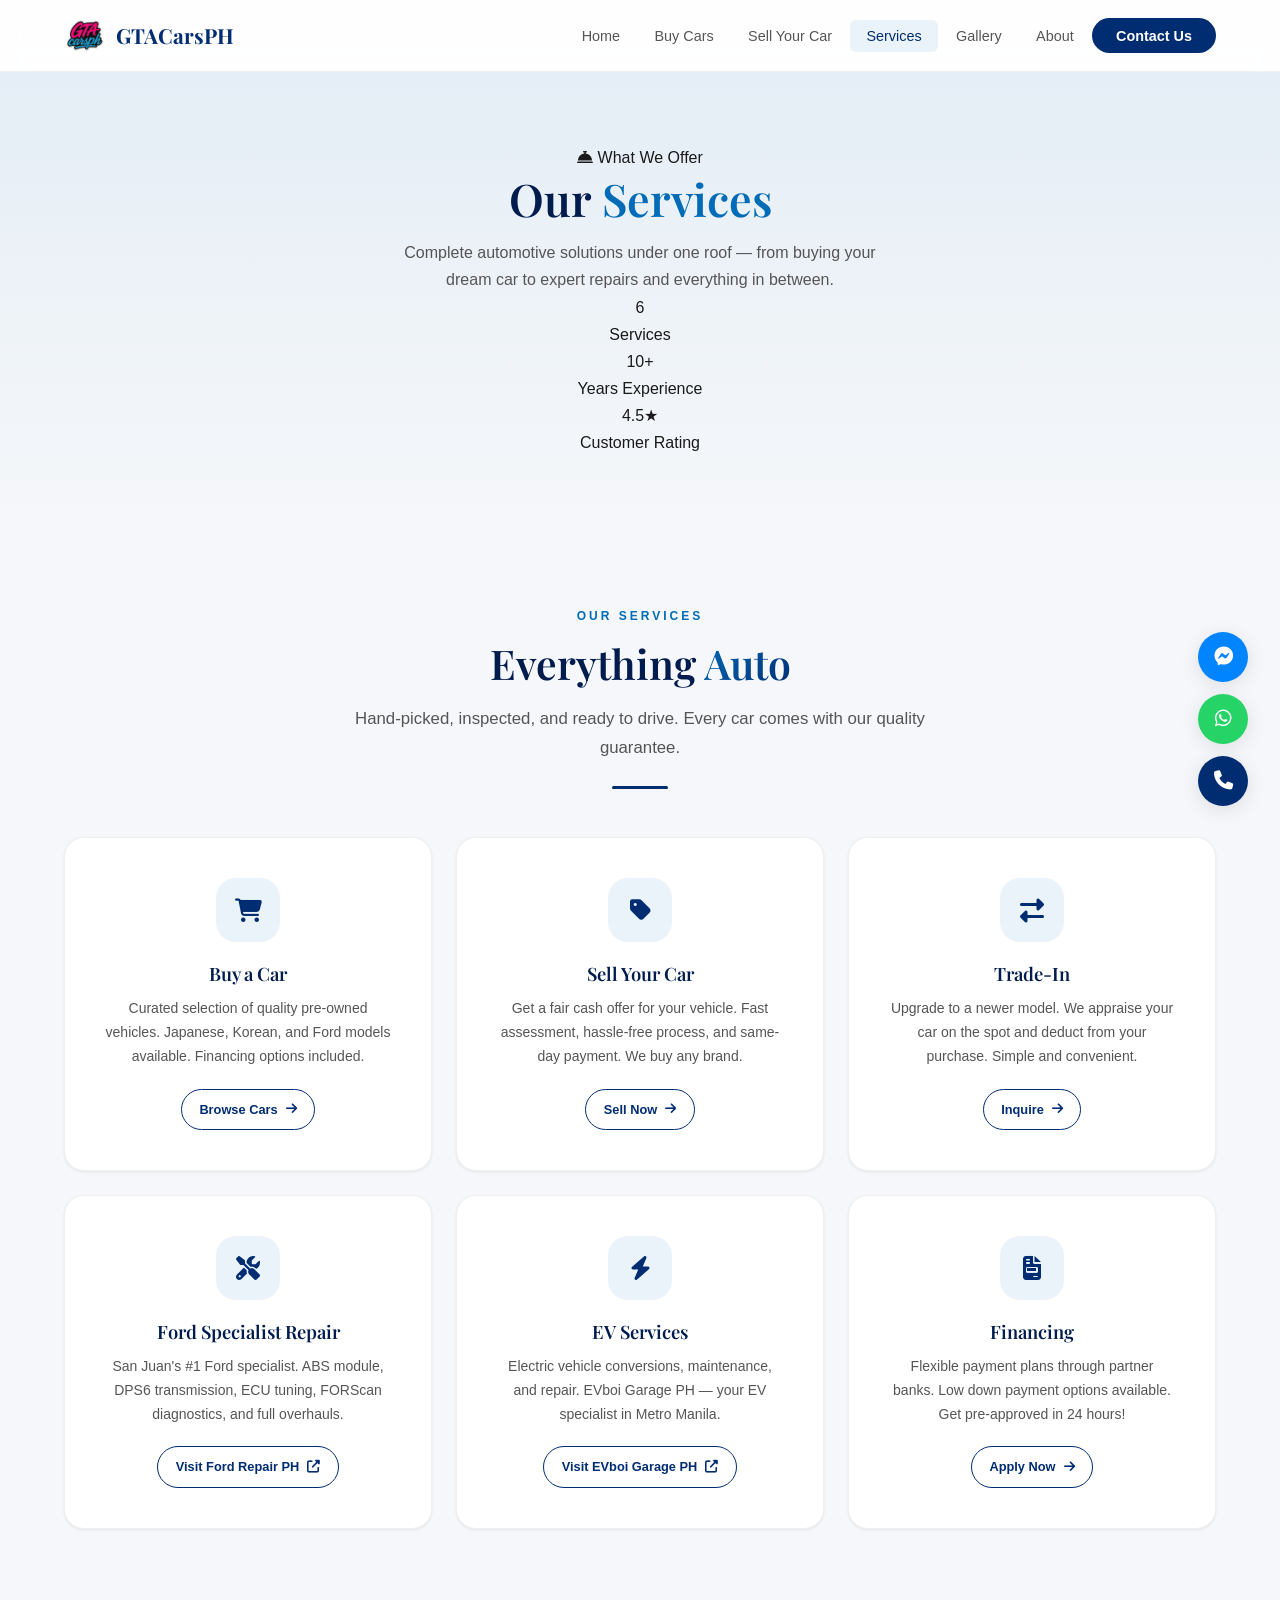
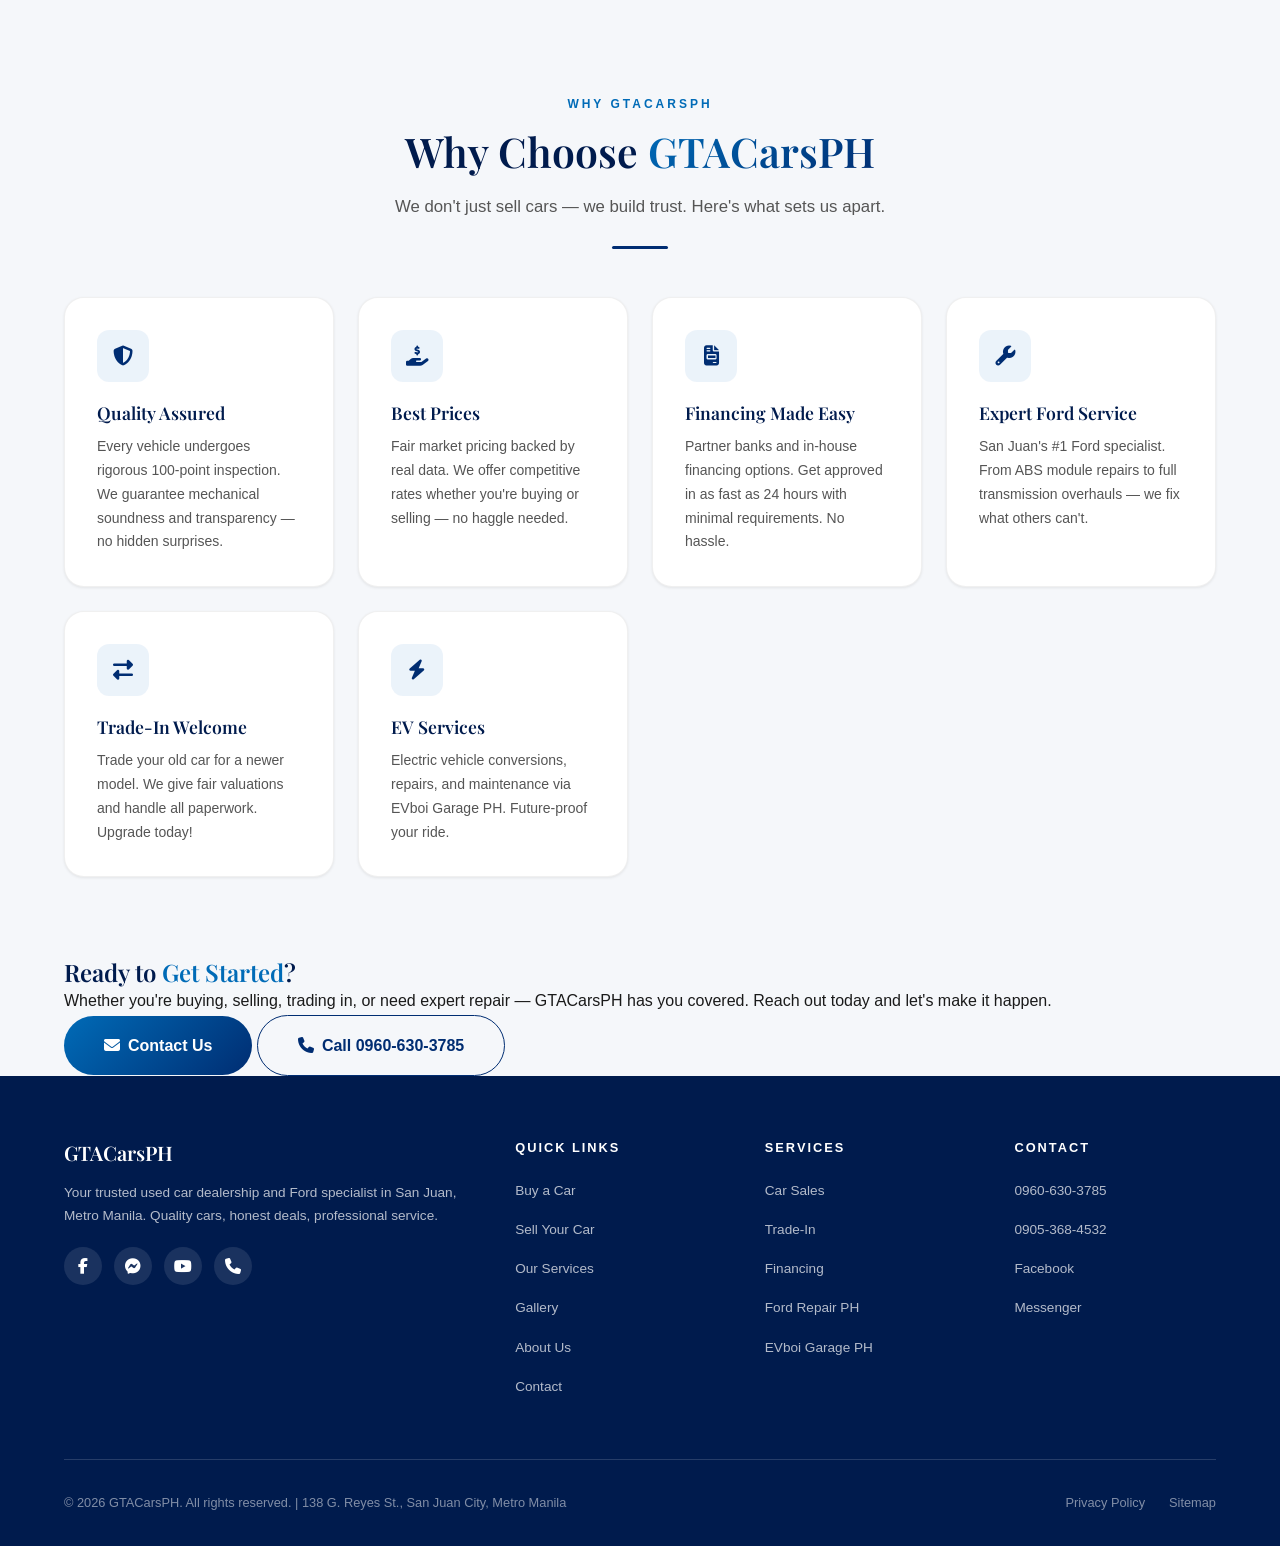
<file: services.html>
<!DOCTYPE html>
<html lang="en">
<head>
  <meta charset="UTF-8">
  <meta name="viewport" content="width=device-width, initial-scale=1.0">
  <title>Our Services | GTACarsPH — Premium Used Cars, Ford Repair & EV Services</title>
  <meta name="description" content="Full-service auto solutions from GTACarsPH in San Juan, Metro Manila: Buy a car, sell your car, trade-in, Ford specialist repair, EV conversions, and financing. Call 0960-630-3785.">
  <link rel="canonical" href="https://gtacarsph.com/services.html">
  <meta property="og:title" content="Our Services | GTACarsPH — Premium Used Cars, Ford Repair & EV Services">
  <meta property="og:description" content="Full-service auto solutions: Buy, sell, trade-in, Ford repair, EV services & financing in San Juan, Metro Manila.">
  <meta property="og:image" content="https://gtacarsph.com/logo.jpg">
  <meta property="og:url" content="https://gtacarsph.com/services.html">
  <meta property="og:type" content="website">
  <meta property="og:locale" content="en_PH">
  <meta name="twitter:card" content="summary_large_image">
  <meta name="twitter:title" content="Our Services | GTACarsPH — Premium Used Cars, Ford Repair & EV Services">
  <meta name="twitter:description" content="Full-service auto solutions: Buy, sell, trade-in, Ford repair, EV services & financing. Call 0960-630-3785.">
  <meta name="twitter:image" content="https://gtacarsph.com/logo.jpg">
  <link rel="icon" type="image/jpeg" href="logo.jpg">
  <link rel="shortcut icon" type="image/jpeg" href="logo.jpg">
  <link rel="apple-touch-icon" href="logo.jpg">
  <link rel="preconnect" href="https://fonts.googleapis.com">
  <link rel="preconnect" href="https://fonts.gstatic.com" crossorigin>
  <link href="https://fonts.googleapis.com/css2?family=Playfair+Display:wght@500;600;700&family=Inter:wght@400;500;600;700&display=swap" rel="stylesheet">
  <link rel="stylesheet" href="https://cdnjs.cloudflare.com/ajax/libs/font-awesome/6.5.0/css/all.min.css">
  <link rel="stylesheet" href="styles.css?v=6">

  <!-- Schema.org Service markup for each GTACarsPH service -->
  <script type="application/ld+json">
  {
    "@context": "https://schema.org",
    "@graph": [
      {
        "@type": "Service",
        "name": "Buy a Car",
        "description": "Curated selection of quality pre-owned vehicles. Japanese, Korean, and Ford models available with financing options.",
        "provider": {
          "@type": "AutoDealer",
          "name": "GTACarsPH",
          "url": "https://gtacarsph.com",
          "telephone": "+63-960-630-3785"
        },
        "url": "https://gtacarsph.com/cars-for-sale.html",
        "areaServed": "San Juan, Metro Manila, Philippines",
        "serviceType": "Car Sales"
      },
      {
        "@type": "Service",
        "name": "Sell Your Car",
        "description": "Get a fair cash offer for your vehicle. Fast assessment, hassle-free process, and same-day payment. We buy any brand.",
        "provider": {
          "@type": "AutoDealer",
          "name": "GTACarsPH",
          "url": "https://gtacarsph.com",
          "telephone": "+63-960-630-3785"
        },
        "url": "https://gtacarsph.com/sell-car.html",
        "areaServed": "San Juan, Metro Manila, Philippines",
        "serviceType": "Vehicle Selling"
      },
      {
        "@type": "Service",
        "name": "Trade-In",
        "description": "Upgrade to a newer model. We appraise your car on the spot and deduct from your purchase. Simple and convenient.",
        "provider": {
          "@type": "AutoDealer",
          "name": "GTACarsPH",
          "url": "https://gtacarsph.com",
          "telephone": "+63-960-630-3785"
        },
        "url": "https://gtacarsph.com/contact.html",
        "areaServed": "San Juan, Metro Manila, Philippines",
        "serviceType": "Trade-In"
      },
      {
        "@type": "Service",
        "name": "Ford Specialist Repair",
        "description": "Specialized Ford repair and maintenance. ABS module, DPS6 transmission, ECU tuning, FORScan diagnostics, and more.",
        "provider": {
          "@type": "AutoRepair",
          "name": "FordRepairPH (by GTACarsPH)",
          "url": "https://facebook.com/FordRepairPH",
          "telephone": "+63-960-630-3785"
        },
        "url": "https://facebook.com/FordRepairPH",
        "areaServed": "San Juan, Metro Manila, Philippines",
        "serviceType": "Auto Repair"
      },
      {
        "@type": "Service",
        "name": "EV Services",
        "description": "Electric vehicle conversions, maintenance, and repair. EVboi Garage PH — your EV specialist in Metro Manila.",
        "provider": {
          "@type": "AutoRepair",
          "name": "EVboi Garage PH (by GTACarsPH)",
          "url": "https://facebook.com/EVboiGaragePH",
          "telephone": "+63-960-630-3785"
        },
        "url": "https://facebook.com/EVboiGaragePH",
        "areaServed": "San Juan, Metro Manila, Philippines",
        "serviceType": "EV Service"
      },
      {
        "@type": "Service",
        "name": "Auto Financing",
        "description": "Flexible payment plans through partner banks. Low down payment options available. Get pre-approved today!",
        "provider": {
          "@type": "AutoDealer",
          "name": "GTACarsPH",
          "url": "https://gtacarsph.com",
          "telephone": "+63-960-630-3785"
        },
        "url": "https://gtacarsph.com/contact.html",
        "areaServed": "San Juan, Metro Manila, Philippines",
        "serviceType": "Financing"
      }
    ]
  }
  </script>
</head>
<body>

  <!-- ========== NAVIGATION ========== -->
  <nav class="navbar" id="navbar">
    <div class="container">
      <a href="index.html" class="logo">
        <img src="logo.jpg?v=3" alt="GTACarsPH Logo" class="logo-img">
        <span>GTACarsPH</span>
      </a>
      <button class="menu-toggle" aria-label="Toggle menu">
        <span></span>
        <span></span>
        <span></span>
      </button>
      <ul class="nav-links" id="navMenu">
        <li><a href="index.html">Home</a></li>
        <li><a href="cars-for-sale.html">Buy Cars</a></li>
        <li><a href="sell-car.html">Sell Your Car</a></li>
        <li><a href="services.html" class="active">Services</a></li>
        <li><a href="gallery.html">Gallery</a></li>
        <li><a href="about.html">About</a></li>
        <li><a href="contact.html" class="nav-cta">Contact Us</a></li>
      </ul>
    </div>
  </nav>

  <!-- ========== PAGE BANNER ========== -->
  <section class="page-banner">
    <div class="page-banner-bg" style="background-image: url('https://images.unsplash.com/photo-1487754180451-c456f719a1fc?w=1920&q=80');"></div>
    <div class="page-banner-overlay"></div>
    <div class="page-banner-particles"></div>
    <div class="container">
      <div class="page-banner-content">
        <div class="page-banner-badge">
          <i class="fas fa-concierge-bell"></i> What We Offer
        </div>
        <h1 class="page-banner-title">Our <span class="gold-text">Services</span></h1>
        <p class="page-banner-subtitle">
          Complete automotive solutions under one roof — from buying your dream car to expert repairs and everything in between.
        </p>
        <div class="page-banner-stats">
          <div>
            <div class="page-banner-stat-value">6</div>
            <div class="page-banner-stat-label">Services</div>
          </div>
          <div>
            <div class="page-banner-stat-value">10+</div>
            <div class="page-banner-stat-label">Years Experience</div>
          </div>
          <div>
            <div class="page-banner-stat-value">4.5★</div>
            <div class="page-banner-stat-label">Customer Rating</div>
          </div>
        </div>
      </div>
    </div>
  </section>

  <!-- ========== SERVICES GRID ========== -->
  <section class="section">
    <div class="container">
      <div class="section-header centered">
        <span class="section-label">Our Services</span>
        <h2 class="section-title">Everything <span class="gold-text">Auto</span></h2>
        <p class="section-subtitle">Hand-picked, inspected, and ready to drive. Every car comes with our quality guarantee.</p>
        <div class="section-divider"></div>
      </div>
      <div class="services-grid">
        <div class="service-card animate-on-scroll">
          <div class="service-icon"><i class="fas fa-shopping-cart"></i></div>
          <h3>Buy a Car</h3>
          <p>Curated selection of quality pre-owned vehicles. Japanese, Korean, and Ford models available. Financing options included.</p>
          <a href="cars-for-sale.html" class="btn btn-outline-gold btn-sm">Browse Cars <i class="fas fa-arrow-right"></i></a>
        </div>
        <div class="service-card animate-on-scroll delay-1">
          <div class="service-icon"><i class="fas fa-tag"></i></div>
          <h3>Sell Your Car</h3>
          <p>Get a fair cash offer for your vehicle. Fast assessment, hassle-free process, and same-day payment. We buy any brand.</p>
          <a href="sell-car.html" class="btn btn-outline-gold btn-sm">Sell Now <i class="fas fa-arrow-right"></i></a>
        </div>
        <div class="service-card animate-on-scroll delay-2">
          <div class="service-icon"><i class="fas fa-exchange-alt"></i></div>
          <h3>Trade-In</h3>
          <p>Upgrade to a newer model. We appraise your car on the spot and deduct from your purchase. Simple and convenient.</p>
          <a href="contact.html" class="btn btn-outline-gold btn-sm">Inquire <i class="fas fa-arrow-right"></i></a>
        </div>
        <div class="service-card animate-on-scroll delay-3">
          <div class="service-icon"><i class="fas fa-tools"></i></div>
          <h3>Ford Specialist Repair</h3>
          <p>San Juan's #1 Ford specialist. ABS module, DPS6 transmission, ECU tuning, FORScan diagnostics, and full overhauls.</p>
          <a href="https://facebook.com/FordRepairPH" target="_blank" class="btn btn-outline-gold btn-sm">Visit Ford Repair PH <i class="fas fa-external-link-alt"></i></a>
        </div>
        <div class="service-card animate-on-scroll delay-4">
          <div class="service-icon"><i class="fas fa-bolt"></i></div>
          <h3>EV Services</h3>
          <p>Electric vehicle conversions, maintenance, and repair. EVboi Garage PH — your EV specialist in Metro Manila.</p>
          <a href="https://facebook.com/EVboiGaragePH" target="_blank" class="btn btn-outline-gold btn-sm">Visit EVboi Garage PH <i class="fas fa-external-link-alt"></i></a>
        </div>
        <div class="service-card animate-on-scroll">
          <div class="service-icon"><i class="fas fa-file-invoice"></i></div>
          <h3>Financing</h3>
          <p>Flexible payment plans through partner banks. Low down payment options available. Get pre-approved in 24 hours!</p>
          <a href="contact.html" class="btn btn-outline-gold btn-sm">Apply Now <i class="fas fa-arrow-right"></i></a>
        </div>
      </div>
    </div>
  </section>

  <!-- ========== WHY CHOOSE GTACARSPH ========== -->
  <section class="section" style="background: var(--clr-bg-secondary);">
    <div class="container">
      <div class="section-header centered">
        <span class="section-label">Why GTACarsPH</span>
        <h2 class="section-title">Why Choose <span class="gold-text">GTACarsPH</span></h2>
        <p class="section-subtitle">We don't just sell cars — we build trust. Here's what sets us apart.</p>
        <div class="section-divider"></div>
      </div>
      <div class="features-grid">
        <div class="feature-card animate-on-scroll">
          <div class="feature-icon"><i class="fas fa-shield-alt"></i></div>
          <h3>Quality Assured</h3>
          <p>Every vehicle undergoes rigorous 100-point inspection. We guarantee mechanical soundness and transparency — no hidden surprises.</p>
        </div>
        <div class="feature-card animate-on-scroll delay-1">
          <div class="feature-icon"><i class="fas fa-hand-holding-usd"></i></div>
          <h3>Best Prices</h3>
          <p>Fair market pricing backed by real data. We offer competitive rates whether you're buying or selling — no haggle needed.</p>
        </div>
        <div class="feature-card animate-on-scroll delay-2">
          <div class="feature-icon"><i class="fas fa-file-invoice"></i></div>
          <h3>Financing Made Easy</h3>
          <p>Partner banks and in-house financing options. Get approved in as fast as 24 hours with minimal requirements. No hassle.</p>
        </div>
        <div class="feature-card animate-on-scroll delay-3">
          <div class="feature-icon"><i class="fas fa-wrench"></i></div>
          <h3>Expert Ford Service</h3>
          <p>San Juan's #1 Ford specialist. From ABS module repairs to full transmission overhauls — we fix what others can't.</p>
        </div>
        <div class="feature-card animate-on-scroll delay-4">
          <div class="feature-icon"><i class="fas fa-exchange-alt"></i></div>
          <h3>Trade-In Welcome</h3>
          <p>Trade your old car for a newer model. We give fair valuations and handle all paperwork. Upgrade today!</p>
        </div>
        <div class="feature-card animate-on-scroll">
          <div class="feature-icon"><i class="fas fa-bolt"></i></div>
          <h3>EV Services</h3>
          <p>Electric vehicle conversions, repairs, and maintenance via EVboi Garage PH. Future-proof your ride.</p>
        </div>
      </div>
    </div>
  </section>

  <!-- ========== CTA BANNER ========== -->
  <section class="cta-banner">
    <div class="container">
      <div class="cta-banner-content">
        <h2 class="cta-banner-title">Ready to <span class="gold-text">Get Started</span>?</h2>
        <p class="cta-banner-text">
          Whether you're buying, selling, trading in, or need expert repair — GTACarsPH has you covered. Reach out today and let's make it happen.
        </p>
        <div class="cta-banner-actions">
          <a href="contact.html" class="btn btn-primary btn-lg">
            <i class="fas fa-envelope"></i> Contact Us
          </a>
          <a href="tel:+639****3785" class="btn btn-outline-gold btn-lg">
            <i class="fas fa-phone"></i> Call 0960-630-3785
          </a>
        </div>
      </div>
    </div>
  </section>

  <!-- ========== FOOTER ========== -->
  <footer class="footer">
    <div class="container">
      <div class="footer-grid">
        <div class="footer-brand">
          <h3>GTACarsPH</h3>
          <p>Your trusted used car dealership and Ford specialist in San Juan, Metro Manila. Quality cars, honest deals, professional service.</p>
          <div class="footer-social">
            <a href="https://facebook.com/GTACARSPH" target="_blank" aria-label="Facebook"><i class="fab fa-facebook-f"></i></a>
            <a href="https://m.me/GTACARSPH" target="_blank" aria-label="Messenger"><i class="fab fa-facebook-messenger"></i></a>
            <a href="https://youtube.com/@RaffaGTACARS" target="_blank" aria-label="YouTube"><i class="fab fa-youtube"></i></a>
            <a href="tel:+639****3785" aria-label="Phone"><i class="fas fa-phone"></i></a>
          </div>
        </div>
        <div>
          <h4>Quick Links</h4>
          <ul class="footer-links">
            <li><a href="cars-for-sale.html">Buy a Car</a></li>
            <li><a href="sell-car.html">Sell Your Car</a></li>
            <li><a href="services.html">Our Services</a></li>
            <li><a href="gallery.html">Gallery</a></li>
            <li><a href="about.html">About Us</a></li>
            <li><a href="contact.html">Contact</a></li>
          </ul>
        </div>
        <div>
          <h4>Services</h4>
          <ul class="footer-links">
            <li><a href="services.html">Car Sales</a></li>
            <li><a href="services.html">Trade-In</a></li>
            <li><a href="services.html">Financing</a></li>
            <li><a href="https://facebook.com/FordRepairPH" target="_blank">Ford Repair PH</a></li>
            <li><a href="https://facebook.com/EVboiGaragePH" target="_blank">EVboi Garage PH</a></li>
          </ul>
        </div>
        <div>
          <h4>Contact</h4>
          <ul class="footer-links">
            <li><a href="tel:+639****3785">0960-630-3785</a></li>
            <li><a href="tel:+639****4532">0905-368-4532</a></li>
            <li><a href="https://facebook.com/GTACARSPH" target="_blank">Facebook</a></li>
            <li><a href="https://m.me/GTACARSPH" target="_blank">Messenger</a></li>
          </ul>
        </div>
      </div>
      <div class="footer-bottom">
        <p>&copy; 2026 GTACarsPH. All rights reserved. | 138 G. Reyes St., San Juan City, Metro Manila</p>
        <div class="footer-bottom-links">
          <a href="privacy-policy.html">Privacy Policy</a>
          <a href="sitemap.xml">Sitemap</a>
        </div>
      </div>
    </div>
  </footer>

  <!-- ========== FLOATING BUTTONS ========== -->
  <div class="floating-buttons">
    <a href="https://m.me/GTACARSPH" target="_blank" class="floating-btn floating-btn-messenger" aria-label="Message us on Messenger">
      <i class="fab fa-facebook-messenger"></i>
      <span class="tooltip">Message us</span>
    </a>
    <a href="https://wa.me/639606303785" target="_blank" class="floating-btn floating-btn-whatsapp" aria-label="Message us on WhatsApp">
      <i class="fab fa-whatsapp"></i>
      <span class="tooltip">WhatsApp</span>
    </a>
    <a href="tel:+639****3785" class="floating-btn floating-btn-phone" aria-label="Call us">
      <i class="fas fa-phone"></i>
      <span class="tooltip">Call now</span>
    </a>
    <button class="floating-btn back-to-top" aria-label="Back to top">
      <i class="fas fa-chevron-up"></i>
      <span class="tooltip">Back to top</span>
    </button>
  </div>

  <script src="script.js?v=6"></script>
</body>
</html>
</file>
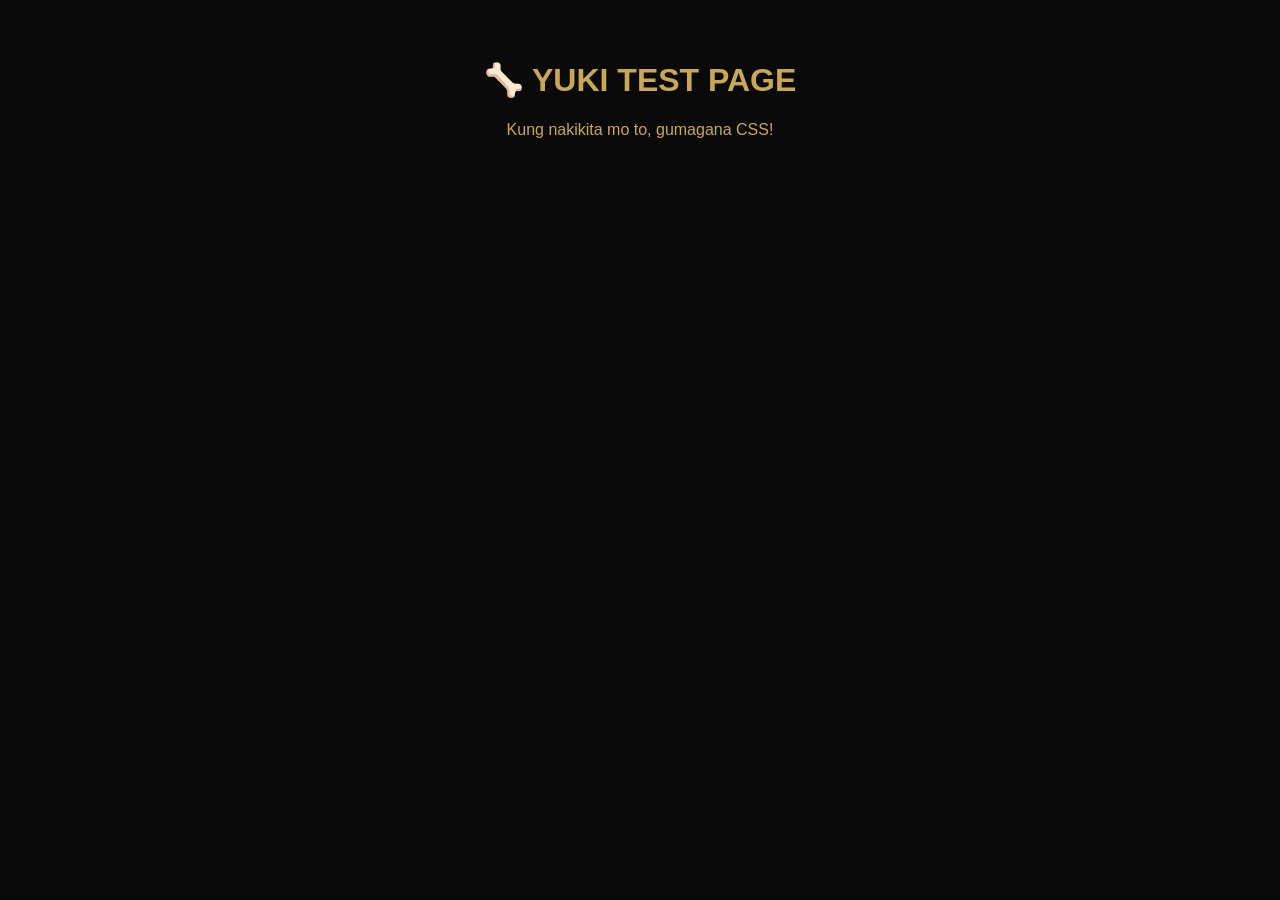
<file: test-index.html>
<!DOCTYPE html>
<html>
<head><title>Test</title>
<style>
body { background: #0a0a0a; color: #C8A951; font-family: Arial; text-align: center; padding: 2rem; }
h1 { font-size: 2rem; }
</style>
</head>
<body>
<h1>🦴 YUKI TEST PAGE</h1>
<p>Kung nakikita mo to, gumagana CSS!</p>
</body>
</html>
</file>
<file: styles.css>
/* ============================================
   GTACarsPH — LIGHT THEME v3.0
   Ford Blue Accents | Clean & Professional
   ============================================ */

:root {
  --blue: #002D72;
  --blue-light: #006BB7;
  --blue-dark: #001B4D;
  --blue-glow: rgba(0, 107, 183, 0.08);
  --bg: #f5f7fa;
  --bg-white: #ffffff;
  --bg-card: #ffffff;
  --bg-secondary: #eef1f5;
  --text: #1a1a1a;
  --text-muted: #555555;
  --text-dim: #888888;
  --border: rgba(0, 45, 114, 0.12);
  --border-light: rgba(0, 0, 0, 0.06);
  --shadow-sm: 0 1px 3px rgba(0,0,0,0.08);
  --shadow-md: 0 4px 20px rgba(0,0,0,0.1);
  --shadow-lg: 0 8px 40px rgba(0,0,0,0.12);
  --radius-sm: 6px;
  --radius-md: 12px;
  --radius-lg: 20px;
  --radius-full: 9999px;
  --max-width: 1200px;
  --nav-height: 72px;
  --section-py: 5rem;
  --transition: 0.3s ease;
  --font-body: -apple-system, BlinkMacSystemFont, 'Segoe UI', Roboto, sans-serif;
  --font-heading: 'Playfair Display', Georgia, serif;
}

* { margin: 0; padding: 0; box-sizing: border-box; }
html { scroll-behavior: smooth; scroll-padding-top: var(--nav-height); }
body {
  font-family: var(--font-body);
  background: var(--bg);
  color: var(--text);
  line-height: 1.7;
  -webkit-font-smoothing: antialiased;
  overflow-x: hidden;
}
img { max-width: 100%; height: auto; display: block; }
a { color: inherit; text-decoration: none; transition: var(--transition); }
ul { list-style: none; }

.container { width: 100%; max-width: var(--max-width); margin: 0 auto; padding: 0 1.5rem; }

h1, h2, h3, h4, h5, h6 {
  font-family: var(--font-heading);
  font-weight: 600;
  line-height: 1.25;
  color: var(--blue-dark);
}

/* ===== Navbar ===== */
.navbar {
  position: fixed; top: 0; left: 0; width: 100%;
  z-index: 1000; padding: 0.9rem 0;
  background: rgba(255,255,255,0.95);
  backdrop-filter: blur(12px);
  border-bottom: 1px solid var(--border-light);
  transition: var(--transition);
}
.navbar.scrolled { padding: 0.5rem 0; box-shadow: var(--shadow-sm); }
.navbar .container { display: flex; align-items: center; justify-content: space-between; }
.logo { display: flex; align-items: center; gap: 0.6rem; font-family: var(--font-heading); font-size: 1.3rem; font-weight: 700; color: var(--blue); }
.logo img { height: 42px; width: auto; border-radius: 8px; }
.nav-links { display: flex; align-items: center; gap: 0.15rem; }
.nav-links a { padding: 0.5rem 1rem; font-size: 0.9rem; font-weight: 500; color: var(--text-muted); border-radius: var(--radius-sm); transition: var(--transition); }
.nav-links a:hover, .nav-links a.active { color: var(--blue); background: var(--blue-glow); }
.nav-cta { background: var(--blue) !important; color: #fff !important; border-radius: var(--radius-full) !important; font-weight: 600 !important; padding: 0.6rem 1.5rem !important; }
.nav-cta:hover { background: var(--blue-light) !important; }
.menu-toggle { display: none; flex-direction: column; gap: 5px; cursor: pointer; background: none; border: none; padding: 4px; }
.menu-toggle span { display: block; width: 24px; height: 2px; background: var(--blue); transition: var(--transition); border-radius: 2px; }

/* ===== Hero ===== */
.hero { position: relative; min-height: 92vh; display: flex; align-items: center; overflow: hidden; background: linear-gradient(180deg, #fff 0%, var(--bg) 100%); }
.hero-slideshow { position: absolute; inset: 0; z-index: 0; }
.hero-slide { position: absolute; inset: 0; opacity: 0; transition: opacity 1.5s; background-size: cover; background-position: center; }
.hero-slide.active { opacity: 1; }
.hero-slide::after { content: ''; position: absolute; inset: 0; background: linear-gradient(90deg, rgba(255,255,255,0.95) 0%, rgba(255,255,255,0.7) 50%, rgba(255,255,255,0.3) 100%); }
.hero-content { position: relative; z-index: 2; max-width: 700px; padding: 5rem 0 3rem; }
.hero-badge { display: inline-flex; align-items: center; gap: 0.5rem; background: var(--blue-glow); border: 1px solid var(--border); padding: 0.5rem 1.25rem; border-radius: var(--radius-full); font-size: 0.8rem; font-weight: 600; color: var(--blue); margin-bottom: 1.5rem; }
.hero-badge i { color: var(--blue-light); }
.hero-title { font-size: clamp(2.4rem, 5vw, 4rem); font-weight: 700; line-height: 1.12; margin-bottom: 1.25rem; }
.hero-title .gold-text { color: var(--blue-light); }
.hero-description { font-size: 1.1rem; color: var(--text-muted); max-width: 540px; margin-bottom: 2.5rem; line-height: 1.8; }
.hero-actions { display: flex; flex-wrap: wrap; gap: 1rem; }
.hero-stats { display: flex; gap: 3rem; margin-top: 3rem; padding-top: 2rem; border-top: 1px solid var(--border-light); }
.hero-stat-value { font-family: var(--font-heading); font-size: 2rem; font-weight: 700; color: var(--blue); }
.hero-stat-label { font-size: 0.8rem; color: var(--text-muted); }
.hero-dots { position: absolute; bottom: 2rem; left: 50%; transform: translateX(-50%); display: flex; gap: 0.75rem; z-index: 3; }
.hero-dot { width: 10px; height: 10px; border-radius: 50%; background: rgba(0,45,114,0.2); border: none; cursor: pointer; transition: var(--transition); }
.hero-dot.active { background: var(--blue); }

/* ===== Buttons ===== */
.btn { display: inline-flex; align-items: center; gap: 0.5rem; padding: 0.85rem 2rem; font-size: 0.9rem; font-weight: 600; border-radius: var(--radius-full); border: none; cursor: pointer; transition: var(--transition); }
.btn-primary { background: var(--blue); color: #fff; }
.btn-primary:hover { background: var(--blue-light); transform: translateY(-2px); box-shadow: 0 6px 20px rgba(0,45,114,0.25); }
.btn-secondary { background: transparent; color: var(--blue); border: 1px solid var(--border); }
.btn-secondary:hover { border-color: var(--blue); background: var(--blue-glow); }
.btn-outline-gold { background: transparent; color: var(--blue); border: 1.5px solid var(--blue); font-weight: 600; }
.btn-outline-gold:hover { background: var(--blue); color: #fff; transform: translateY(-2px); }
.btn-lg { padding: 1rem 2.5rem; font-size: 1rem; }
.btn-sm { padding: 0.55rem 1.1rem; font-size: 0.8rem; }

/* ===== Sections ===== */
.section { padding: var(--section-py) 0; }
.section-header { margin-bottom: 3rem; }
.section-header.centered { text-align: center; }
.section-label { display: inline-block; font-size: 0.75rem; font-weight: 700; letter-spacing: 3px; text-transform: uppercase; color: var(--blue-light); margin-bottom: 0.75rem; }
.section-title { font-size: clamp(1.7rem, 3.2vw, 2.6rem); margin-bottom: 1rem; }
.section-subtitle { font-size: 1.05rem; color: var(--text-muted); max-width: 620px; }
.section-header.centered .section-subtitle { margin: 0 auto; }
.section-divider { width: 56px; height: 3px; background: var(--blue); border-radius: 2px; margin: 1.5rem auto 0; }
.gold-text { color: var(--blue-light) !important; }

/* ===== Car Cards ===== */
.featured-grid { display: grid; grid-template-columns: repeat(auto-fill, minmax(340px, 1fr)); gap: 1.5rem; }
.car-card { background: var(--bg-card); border-radius: var(--radius-lg); overflow: hidden; border: 1px solid var(--border-light); box-shadow: var(--shadow-sm); transition: var(--transition); }
.car-card:hover { transform: translateY(-6px); box-shadow: var(--shadow-lg); border-color: var(--border); }
.car-card-image { position: relative; height: 220px; overflow: hidden; background: var(--bg-secondary); }
.car-card-image img { width: 100%; height: 100%; object-fit: cover; transition: transform 0.6s ease; }
.car-card:hover .car-card-image img { transform: scale(1.07); }
.car-card-badge { position: absolute; top: 1rem; left: 1rem; background: var(--blue); color: #fff; padding: 0.3rem 0.8rem; border-radius: var(--radius-full); font-size: 0.7rem; font-weight: 700; text-transform: uppercase; letter-spacing: 1px; }
.car-card-badge.sold { background: #e74c3c; }
.car-card-body { padding: 1.5rem; }
.car-card-title { font-family: var(--font-body); font-size: 1.15rem; font-weight: 700; color: var(--blue-dark); margin-bottom: 0.4rem; }
.car-card-price { font-size: 1.3rem; font-weight: 700; color: var(--blue); margin-bottom: 1rem; }
.car-card-specs { display: grid; grid-template-columns: 1fr 1fr; gap: 0.7rem; padding: 0.9rem 0; border-top: 1px solid var(--border-light); border-bottom: 1px solid var(--border-light); margin-bottom: 1rem; }
.car-card-spec { display: flex; align-items: center; gap: 0.5rem; font-size: 0.8rem; color: var(--text-muted); }
.car-card-spec i { color: var(--blue-light); font-size: 0.75rem; width: 15px; text-align: center; }
.car-card-actions { display: flex; gap: 0.75rem; }
.car-card-actions .btn { flex: 1; justify-content: center; }

/* ===== Features ===== */
.features-grid { display: grid; grid-template-columns: repeat(auto-fit, minmax(260px, 1fr)); gap: 1.5rem; }
.feature-card { background: var(--bg-card); border-radius: var(--radius-lg); padding: 2rem; border: 1px solid var(--border-light); box-shadow: var(--shadow-sm); transition: var(--transition); }
.feature-card:hover { transform: translateY(-4px); box-shadow: var(--shadow-md); border-color: var(--border); }
.feature-icon { width: 52px; height: 52px; background: var(--blue-glow); border-radius: var(--radius-md); display: flex; align-items: center; justify-content: center; margin-bottom: 1.25rem; font-size: 1.25rem; color: var(--blue); }
.feature-card h3 { font-size: 1.1rem; margin-bottom: 0.7rem; }
.feature-card p { font-size: 0.875rem; color: var(--text-muted); line-height: 1.7; }

/* ===== Services ===== */
.services-grid { display: grid; grid-template-columns: repeat(auto-fit, minmax(300px, 1fr)); gap: 1.5rem; }
.service-card { background: var(--bg-card); border-radius: var(--radius-lg); padding: 2.5rem; border: 1px solid var(--border-light); box-shadow: var(--shadow-sm); text-align: center; transition: var(--transition); }
.service-card:hover { transform: translateY(-6px); box-shadow: var(--shadow-lg); border-color: var(--border); }
.service-icon { width: 64px; height: 64px; background: var(--blue-glow); border-radius: var(--radius-lg); display: flex; align-items: center; justify-content: center; margin: 0 auto 1.25rem; font-size: 1.5rem; color: var(--blue); }
.service-card h3 { font-size: 1.15rem; margin-bottom: 0.75rem; }
.service-card p { font-size: 0.875rem; color: var(--text-muted); margin-bottom: 1.25rem; line-height: 1.7; }

/* ===== Testimonials ===== */
.testimonials { background: var(--bg-white); border-top: 1px solid var(--border-light); border-bottom: 1px solid var(--border-light); }
.testimonials-grid { display: grid; grid-template-columns: repeat(auto-fit, minmax(300px, 1fr)); gap: 1.5rem; }
.testimonial-card { background: var(--bg); border-radius: var(--radius-lg); padding: 2rem; border: 1px solid var(--border-light); position: relative; }
.testimonial-text { font-size: 0.95rem; font-style: italic; color: var(--text); margin-bottom: 1.25rem; line-height: 1.7; }
.testimonial-author { display: flex; align-items: center; gap: 0.75rem; }
.testimonial-avatar { width: 42px; height: 42px; border-radius: 50%; background: var(--blue-glow); display: flex; align-items: center; justify-content: center; color: var(--blue); font-weight: 600; }
.testimonial-name { font-weight: 600; font-size: 0.9rem; color: var(--blue-dark); }
.testimonial-role { font-size: 0.75rem; color: var(--text-muted); }
.testimonial-stars { color: #f5a623; font-size: 0.85rem; margin-bottom: 0.5rem; }

/* ===== Contact ===== */
.contact-grid { display: grid; grid-template-columns: 1fr 1fr; gap: 3rem; align-items: start; }
.contact-item { display: flex; align-items: flex-start; gap: 1rem; margin-bottom: 1.5rem; }
.contact-icon { width: 46px; height: 46px; min-width: 46px; background: var(--blue-glow); border-radius: var(--radius-md); display: flex; align-items: center; justify-content: center; color: var(--blue); font-size: 1rem; }
.contact-item h4 { font-family: var(--font-body); font-size: 0.85rem; font-weight: 700; color: var(--blue-dark); margin-bottom: 0.25rem; }
.contact-item p, .contact-item a { font-size: 0.9rem; color: var(--text-muted); line-height: 1.6; }
.contact-item a:hover { color: var(--blue); }
.map-container { border-radius: var(--radius-lg); overflow: hidden; border: 1px solid var(--border); height: 400px; box-shadow: var(--shadow-sm); }
.map-container iframe { width: 100%; height: 100%; border: none; }

/* ===== Forms ===== */
.form-card { background: var(--bg-card); border-radius: var(--radius-lg); padding: 2.5rem; border: 1px solid var(--border-light); box-shadow: var(--shadow-sm); }
.form-group { margin-bottom: 1.25rem; }
.form-label { display: block; font-size: 0.8rem; font-weight: 600; color: var(--blue-dark); margin-bottom: 0.5rem; }
.form-input, .form-select, .form-textarea { width: 100%; padding: 0.85rem 1rem; background: #fff; border: 1.5px solid var(--border-light); border-radius: var(--radius-md); color: var(--text); font-family: var(--font-body); font-size: 0.9rem; outline: none; transition: var(--transition); }
.form-input:focus, .form-select:focus, .form-textarea:focus { border-color: var(--blue); box-shadow: 0 0 0 3px var(--blue-glow); }
.form-textarea { min-height: 120px; resize: vertical; }
.form-row { display: grid; grid-template-columns: 1fr 1fr; gap: 1rem; }
.form-select { appearance: none; }

/* ===== Footer ===== */
.footer { background: var(--blue-dark); color: #fff; padding: 4rem 0 2rem; }
.footer-grid { display: grid; grid-template-columns: 2fr 1fr 1fr 1fr; gap: 3rem; margin-bottom: 3rem; }
.footer-brand h3 { font-size: 1.25rem; margin-bottom: 1rem; color: #fff; }
.footer-brand p { font-size: 0.85rem; color: rgba(255,255,255,0.7); margin-bottom: 1.25rem; line-height: 1.7; }
.footer h4 { font-family: var(--font-body); font-size: 0.8rem; font-weight: 700; color: #fff; margin-bottom: 1.25rem; text-transform: uppercase; letter-spacing: 2px; }
.footer-links li { margin-bottom: 0.75rem; }
.footer-links a { font-size: 0.85rem; color: rgba(255,255,255,0.7); transition: var(--transition); }
.footer-links a:hover { color: #fff; padding-left: 4px; }
.footer-social { display: flex; gap: 0.75rem; }
.footer-social a { width: 38px; height: 38px; background: rgba(255,255,255,0.1); border-radius: 50%; display: flex; align-items: center; justify-content: center; color: #fff; transition: var(--transition); }
.footer-social a:hover { background: var(--blue-light); transform: translateY(-2px); }
.footer-bottom { padding-top: 2rem; border-top: 1px solid rgba(255,255,255,0.15); display: flex; justify-content: space-between; align-items: center; flex-wrap: wrap; gap: 1rem; }
.footer-bottom p { font-size: 0.8rem; color: rgba(255,255,255,0.5); }
.footer-bottom-links { display: flex; gap: 1.5rem; }
.footer-bottom-links a { font-size: 0.8rem; color: rgba(255,255,255,0.5); }
.footer-bottom-links a:hover { color: #fff; }

/* ===== Floating ===== */
.floating-buttons { position: fixed; bottom: 2rem; right: 2rem; z-index: 999; display: flex; flex-direction: column; gap: 0.75rem; }
.floating-btn { width: 50px; height: 50px; border-radius: 50%; display: flex; align-items: center; justify-content: center; font-size: 1.2rem; border: none; cursor: pointer; transition: var(--transition); box-shadow: var(--shadow-md); }
.floating-btn:hover { transform: scale(1.1); }
.floating-btn-messenger { background: #0084ff; color: white; }
.floating-btn-whatsapp { background: #25D366; color: white; }
.floating-btn-phone { background: var(--blue); color: white; }
.back-to-top { opacity: 0; pointer-events: none; background: var(--blue); color: white; }
.back-to-top.visible { opacity: 1; pointer-events: auto; }
.floating-btn .tooltip { display: none; }

/* ===== Page Banner ===== */
.page-banner { padding: 9rem 0 4rem; background: linear-gradient(180deg, var(--blue-glow) 0%, transparent 100%); text-align: center; position: relative; }
.page-banner h1 { font-size: clamp(2rem, 4vw, 2.8rem); margin-bottom: 0.75rem; }
.page-banner p { color: var(--text-muted); font-size: 1rem; max-width: 520px; margin: 0 auto; }
.breadcrumbs { display: flex; justify-content: center; gap: 0.5rem; margin-bottom: 1.25rem; font-size: 0.8rem; color: var(--text-dim); }
.breadcrumbs a { color: var(--text-muted); }
.breadcrumbs a:hover { color: var(--blue); }
.breadcrumbs span { color: var(--blue); font-weight: 600; }

/* ===== Filter Bar ===== */
.filter-bar { display: flex; flex-wrap: wrap; gap: 0.75rem; margin-bottom: 2rem; padding: 1.25rem; background: var(--bg-card); border-radius: var(--radius-lg); border: 1px solid var(--border-light); box-shadow: var(--shadow-sm); align-items: end; }
.filter-group { flex: 1; min-width: 150px; }
.filter-group label { display: block; font-size: 0.7rem; font-weight: 700; color: var(--text-muted); margin-bottom: 0.35rem; text-transform: uppercase; letter-spacing: 1px; }
.filter-group select, .filter-group input { width: 100%; padding: 0.65rem 0.8rem; background: #fff; border: 1.5px solid var(--border-light); border-radius: var(--radius-sm); color: var(--text); font-size: 0.85rem; outline: none; }
.filter-group select:focus, .filter-group input:focus { border-color: var(--blue); }

/* ===== Inventory ===== */
.inventory-grid { display: grid; grid-template-columns: repeat(auto-fill, minmax(320px, 1fr)); gap: 1.5rem; }
.inventory-empty { text-align: center; padding: 4rem 2rem; color: var(--text-muted); }
.inventory-empty i { font-size: 3rem; color: var(--text-dim); margin-bottom: 1rem; }

/* ===== Gallery ===== */
.gallery-grid { display: grid; grid-template-columns: repeat(auto-fill, minmax(280px, 1fr)); gap: 1rem; }
.gallery-item { position: relative; border-radius: var(--radius-md); overflow: hidden; cursor: pointer; aspect-ratio: 4/3; background: var(--bg-secondary); }
.gallery-item img { width: 100%; height: 100%; object-fit: cover; transition: transform 0.6s ease; }
.gallery-item:hover img { transform: scale(1.08); }
.gallery-item-overlay { position: absolute; inset: 0; background: rgba(0,45,114,0.4); opacity: 0; transition: var(--transition); display: flex; align-items: center; justify-content: center; }
.gallery-item:hover .gallery-item-overlay { opacity: 1; }
.gallery-item-overlay i { font-size: 2rem; color: #fff; }
.gallery-filter { display: flex; flex-wrap: wrap; gap: 0.5rem; margin-bottom: 2rem; }
.gallery-filter-btn { padding: 0.5rem 1.25rem; border: 1.5px solid var(--border-light); background: #fff; color: var(--text-muted); border-radius: var(--radius-full); font-size: 0.8rem; cursor: pointer; transition: var(--transition); }
.gallery-filter-btn:hover, .gallery-filter-btn.active { border-color: var(--blue); color: var(--blue); background: var(--blue-glow); }

/* ===== Lightbox ===== */
.lightbox { position: fixed; inset: 0; background: rgba(0,0,0,0.9); z-index: 9999; display: flex; align-items: center; justify-content: center; opacity: 0; pointer-events: none; transition: opacity 0.3s; }
.lightbox.active { opacity: 1; pointer-events: auto; }
.lightbox img { max-width: 90vw; max-height: 90vh; object-fit: contain; border-radius: var(--radius-md); }
.lightbox-close { position: absolute; top: 1.5rem; right: 1.5rem; width: 44px; height: 44px; background: rgba(255,255,255,0.15); border: none; border-radius: 50%; color: white; font-size: 1.25rem; cursor: pointer; }
.lightbox-nav { position: absolute; top: 50%; transform: translateY(-50%); width: 44px; height: 44px; background: rgba(255,255,255,0.15); border: none; border-radius: 50%; color: white; font-size: 1rem; cursor: pointer; }
.lightbox-prev { left: 1.5rem; }
.lightbox-next { right: 1.5rem; }

/* ===== About ===== */
.about-grid { display: grid; grid-template-columns: 1fr 1fr; gap: 3rem; align-items: center; }
.about-image { border-radius: var(--radius-lg); overflow: hidden; box-shadow: var(--shadow-md); }
.about-image img { width: 100%; height: 440px; object-fit: cover; }
.about-experience { display: inline-block; background: var(--blue); color: #fff; padding: 1.5rem 2rem; border-radius: var(--radius-lg); text-align: center; margin-top: 1rem; }
.about-experience .number { font-family: var(--font-heading); font-size: 2.4rem; font-weight: 700; display: block; line-height: 1; }
.about-experience .label { font-size: 0.8rem; font-weight: 600; text-transform: uppercase; letter-spacing: 1px; }
.team-grid { display: grid; grid-template-columns: repeat(auto-fit, minmax(220px, 1fr)); gap: 1.5rem; }
.team-card { background: var(--bg-card); border-radius: var(--radius-lg); padding: 2rem; text-align: center; border: 1px solid var(--border-light); box-shadow: var(--shadow-sm); transition: var(--transition); }
.team-card:hover { transform: translateY(-4px); box-shadow: var(--shadow-md); }
.team-avatar { width: 80px; height: 80px; border-radius: 50%; background: var(--blue-glow); display: flex; align-items: center; justify-content: center; margin: 0 auto 1rem; font-size: 2rem; color: var(--blue); }
.team-card h4 { font-family: var(--font-body); font-size: 1rem; margin-bottom: 0.25rem; }
.team-card p { font-size: 0.8rem; color: var(--text-muted); }

/* ===== Stats / Misc ===== */
.stats-bar { display: grid; grid-template-columns: repeat(4, 1fr); gap: 1.5rem; text-align: center; padding: 2.5rem; background: var(--blue); border-radius: var(--radius-lg); color: #fff; }
.stats-bar-number { font-family: var(--font-heading); font-size: 2.2rem; font-weight: 700; }
.stats-bar-label { font-size: 0.85rem; opacity: 0.9; }
.mv-grid { display: grid; grid-template-columns: 1fr 1fr; gap: 1.5rem; }
.mv-card { background: var(--bg-card); border: 1px solid var(--border-light); border-radius: var(--radius-lg); padding: 2rem; text-align: center; box-shadow: var(--shadow-sm); }
.mv-icon { width: 48px; height: 48px; background: var(--blue-glow); border-radius: var(--radius-md); display: flex; align-items: center; justify-content: center; margin: 0 auto 1rem; font-size: 1.2rem; color: var(--blue); }
.cta-section { background: linear-gradient(135deg, var(--blue) 0%, var(--blue-light) 100%); border-radius: var(--radius-lg); padding: 4rem; text-align: center; color: #fff; }
.cta-section h2, .cta-section h3 { color: #fff; }
.cta-section p { color: rgba(255,255,255,0.85); }
.cta-section .btn { background: #fff; color: var(--blue); }
.sell-layout { display: grid; grid-template-columns: 1.4fr 1fr; gap: 2.5rem; align-items: start; }
.sell-sidebar { display: flex; flex-direction: column; gap: 1.25rem; }
.sell-sidebar-card { background: var(--bg-card); border: 1px solid var(--border-light); border-radius: var(--radius-lg); padding: 1.75rem; box-shadow: var(--shadow-sm); }
.sell-sidebar-icon { width: 50px; height: 50px; display: flex; align-items: center; justify-content: center; background: var(--blue-glow); border: 1px solid var(--border); border-radius: var(--radius-md); margin-bottom: 1rem; font-size: 1.25rem; color: var(--blue); }
.sell-sidebar-card h3 { font-size: 1.1rem; margin-bottom: 0.5rem; }
.sell-sidebar-card p { font-size: 0.85rem; color: var(--text-muted); line-height: 1.6; }
.sell-sidebar-cta { background: var(--blue-glow); border: 1px solid var(--border); border-radius: var(--radius-lg); padding: 1.75rem; text-align: center; }
.tips-grid { display: grid; grid-template-columns: repeat(3, 1fr); gap: 1.5rem; }
.tip-card { background: var(--bg-card); border: 1px solid var(--border-light); border-radius: var(--radius-lg); padding: 2rem; position: relative; overflow: hidden; box-shadow: var(--shadow-sm); }
.tip-icon { width: 48px; height: 48px; display: flex; align-items: center; justify-content: center; background: var(--blue-glow); border-radius: var(--radius-md); margin-bottom: 1rem; font-size: 1.2rem; color: var(--blue); }
.tip-card h3 { font-size: 1.1rem; margin-bottom: 0.5rem; }
.tip-card p { font-size: 0.85rem; color: var(--text-muted); line-height: 1.6; }
.tip-number { position: absolute; top: -10px; right: 12px; font-size: 4rem; font-weight: 700; color: rgba(0,45,114,0.06); line-height: 1; pointer-events: none; }

/* ===== Utility ===== */
.text-center { text-align: center; }
.mt-1 { margin-top: 0.5rem; }
.mt-2 { margin-top: 1rem; }
.mt-3 { margin-top: 1.5rem; }
.mt-4 { margin-top: 2rem; }
.mb-1 { margin-bottom: 0.5rem; }
.mb-2 { margin-bottom: 1rem; }
.mb-3 { margin-bottom: 1.5rem; }
.mb-4 { margin-bottom: 2rem; }
.gap-1 { gap: 0.5rem; }
.gap-2 { gap: 1rem; }


/* ===== MODERN POLISH ===== */
/* Gradient text for headings */
.section-title .gold-text {
  background: linear-gradient(135deg, #006BB7 0%, #002D72 100%);
  -webkit-background-clip: text;
  background-clip: text;
  -webkit-text-fill-color: transparent;
}

.hero-title .gold-text {
  background: linear-gradient(135deg, #006BB7 0%, #002D72 100%);
  -webkit-background-clip: text;
  background-clip: text;
  -webkit-text-fill-color: transparent;
}

/* Button shine effect */
.btn-primary {
  position: relative;
  overflow: hidden;
  background: linear-gradient(135deg, #006BB7 0%, #002D72 100%);
}
.btn-primary::after {
  content: '';
  position: absolute;
  top: 0;
  left: -100%;
  width: 60%;
  height: 100%;
  background: linear-gradient(90deg, transparent, rgba(255,255,255,0.3), transparent);
  transition: left 0.6s ease;
}
.btn-primary:hover::after { left: 100%; }

/* Car card image zoom + overlay */
.car-card-image::after {
  content: '';
  position: absolute;
  inset: 0;
  background: linear-gradient(180deg, transparent 60%, rgba(0,45,114,0.15) 100%);
  opacity: 0;
  transition: opacity 0.4s ease;
}
.car-card:hover .car-card-image::after { opacity: 1; }

/* Section background alternation */
.section:nth-child(even) { background: #fff; }

/* Hero slide smooth crossfade */
.hero-slide { transition: opacity 1.2s ease-in-out; }

/* Feature card icon pulse on hover */
.feature-card:hover .feature-icon,
.service-card:hover .service-icon {
  background: linear-gradient(135deg, #006BB7 0%, #002D72 100%);
  color: #fff;
  transform: scale(1.1);
}
.feature-icon, .service-icon { transition: all 0.3s ease; }

/* Stat bar gradient numbers */
.stats-bar-number {
  background: linear-gradient(135deg, #fff, #cce0ff);
  -webkit-background-clip: text;
  background-clip: text;
  -webkit-text-fill-color: transparent;
}

/* Testimonial star pulse */
.testimonial-stars i { color: #f5a623; }

/* Smooth scroll hint */
.hero-scroll-indicator {
  position: absolute;
  bottom: 2rem;
  right: 2.5rem;
  z-index: 3;
  display: flex;
  flex-direction: column;
  align-items: center;
  gap: 0.5rem;
  color: var(--text-muted);
  font-size: 0.7rem;
  letter-spacing: 2px;
  text-transform: uppercase;
  writing-mode: vertical-rl;
  animation: floatY 3s ease infinite;
}
@keyframes floatY {
  0%, 100% { transform: translateY(0); }
  50% { transform: translateY(-8px); }
}

/* ===== Responsive ===== */
@media (max-width: 1024px) {
  .footer-grid { grid-template-columns: 1fr 1fr; }
  .contact-grid, .about-grid, .mv-grid, .calculator-grid { grid-template-columns: 1fr; }
  .stats-bar { grid-template-columns: repeat(2, 1fr); }
}

@media (max-width: 992px) {
  .sell-layout { grid-template-columns: 1fr; }
}

@media (max-width: 768px) {
  :root { --section-py: 4rem; --nav-height: 64px; }
  .menu-toggle { display: flex; }
  .nav-links { position: fixed; top: 0; right: -100%; width: 80%; max-width: 320px; height: 100vh; background: #fff; flex-direction: column; padding: 5rem 2rem 2rem; transition: right 0.4s; border-left: 1px solid var(--border-light); gap: 0.5rem; align-items: stretch; z-index: 1000; }
  .nav-links.open { right: 0; }
  .nav-links a { padding: 0.75rem 1rem; font-size: 1rem; }
  .nav-cta { text-align: center; margin-top: 1rem; }
  .hero-title { font-size: clamp(1.8rem, 8vw, 2.4rem); }
  .hero-stats { gap: 1.5rem; flex-wrap: wrap; }
  .hero-stat-value { font-size: 1.5rem; }
  .featured-grid, .inventory-grid { grid-template-columns: 1fr; }
  .gallery-grid { grid-template-columns: repeat(auto-fill, minmax(150px, 1fr)); }
  .filter-bar { flex-direction: column; }
  .filter-group { min-width: 100%; }
  .form-row { grid-template-columns: 1fr; }
  .footer-grid { grid-template-columns: 1fr; gap: 2rem; }
  .footer-bottom { flex-direction: column; text-align: center; }
  .page-banner { padding: 7rem 0 3rem; }
  .section-header.centered { text-align: left; }
  .tips-grid { grid-template-columns: 1fr; }
  .stats-bar { grid-template-columns: repeat(2, 1fr); }
}

@media (max-width: 480px) {
  .hero-actions { flex-direction: column; }
  .hero-actions .btn { width: 100%; justify-content: center; }
  .testimonials-grid { grid-template-columns: 1fr; }
  .gallery-grid { grid-template-columns: repeat(2, 1fr); gap: 0.5rem; }
  .stats-bar { grid-template-columns: 1fr; }
}
</file>
